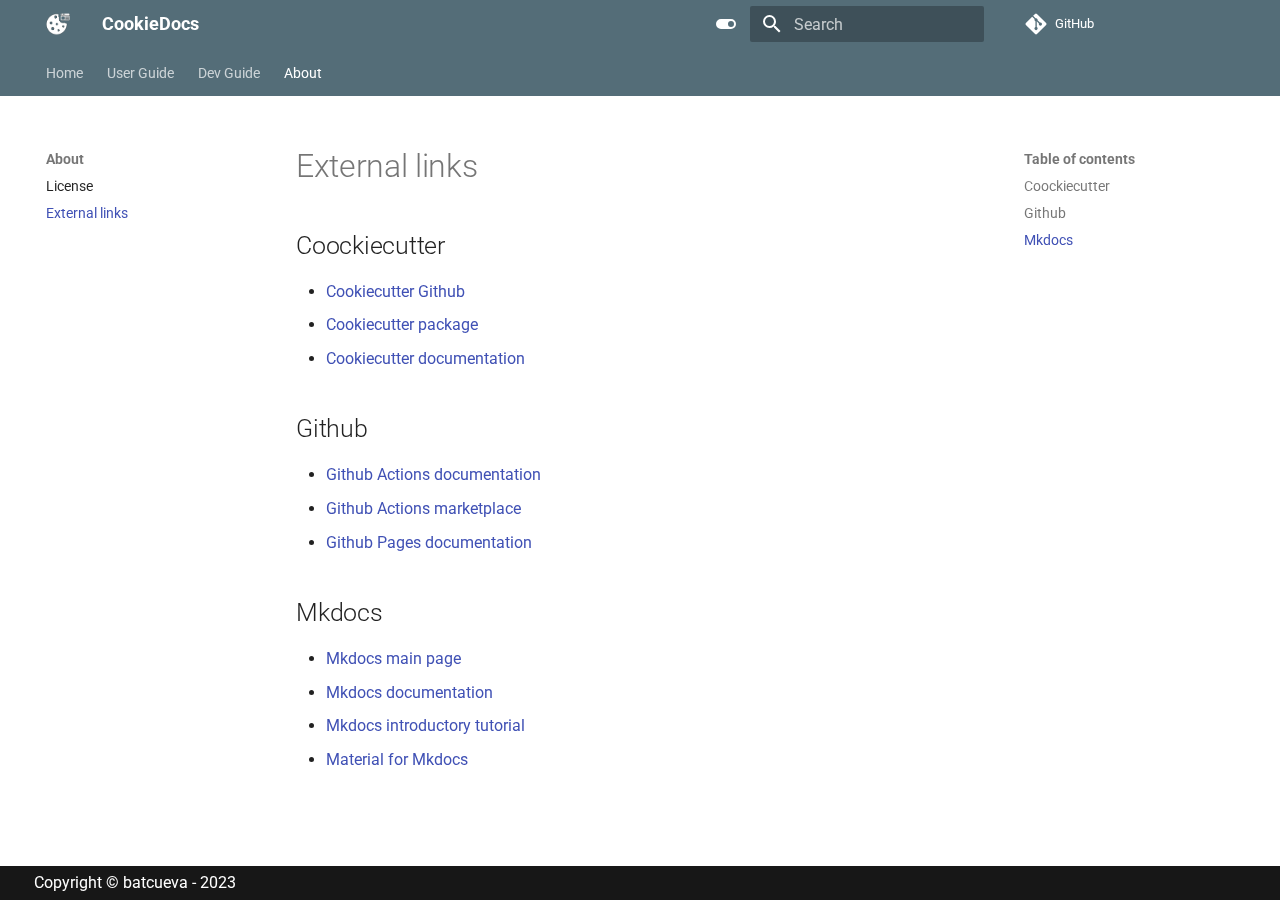
<file: about/external-links/index.html>
<!-- Elements added to main will be displayed on all pages -->

<!doctype html>
<html lang="en" class="no-js">
  <head>
    
      <meta charset="utf-8">
      <meta name="viewport" content="width=device-width,initial-scale=1">
      
        <meta name="description" content="Create your documentation site in a few minutes">
      
      
      
      
        <link rel="prev" href="../license/">
      
      
      
      <link rel="icon" href="../../assets/images/favicon.svg">
      <meta name="generator" content="mkdocs-1.5.3, mkdocs-material-9.5.3">
    
    
      
        <title>External links - CookieDocs</title>
      
    
    
      <link rel="stylesheet" href="../../assets/stylesheets/main.50c56a3b.min.css">
      
        
        <link rel="stylesheet" href="../../assets/stylesheets/palette.06af60db.min.css">
      
      


    
    
      
    
    
      
        
        
        <link rel="preconnect" href="https://fonts.gstatic.com" crossorigin>
        <link rel="stylesheet" href="https://fonts.googleapis.com/css?family=Roboto:300,300i,400,400i,700,700i%7CRoboto+Mono:400,400i,700,700i&display=fallback">
        <style>:root{--md-text-font:"Roboto";--md-code-font:"Roboto Mono"}</style>
      
    
    
      <link rel="stylesheet" href="../../assets/stylesheets/extra.css">
    
    <script>__md_scope=new URL("../..",location),__md_hash=e=>[...e].reduce((e,_)=>(e<<5)-e+_.charCodeAt(0),0),__md_get=(e,_=localStorage,t=__md_scope)=>JSON.parse(_.getItem(t.pathname+"."+e)),__md_set=(e,_,t=localStorage,a=__md_scope)=>{try{t.setItem(a.pathname+"."+e,JSON.stringify(_))}catch(e){}}</script>
    
      

    
    
    
  </head>
  
  
    
    
      
    
    
    
    
    <body dir="ltr" data-md-color-scheme="default" data-md-color-primary="blue-grey" data-md-color-accent="teal">
  
    
    <input class="md-toggle" data-md-toggle="drawer" type="checkbox" id="__drawer" autocomplete="off">
    <input class="md-toggle" data-md-toggle="search" type="checkbox" id="__search" autocomplete="off">
    <label class="md-overlay" for="__drawer"></label>
    <div data-md-component="skip">
      
        
        <a href="#external-links" class="md-skip">
          Skip to content
        </a>
      
    </div>
    <div data-md-component="announce">
      
    </div>
    
    
      

<header class="md-header" data-md-component="header">
  <nav class="md-header__inner md-grid" aria-label="Header">
    <a href="../.." title="CookieDocs" class="md-header__button md-logo" aria-label="CookieDocs" data-md-component="logo">
      
  <img src="../../assets/images/favicon.svg" alt="logo">

    </a>
    <label class="md-header__button md-icon" for="__drawer">
      
      <svg xmlns="http://www.w3.org/2000/svg" viewBox="0 0 24 24"><path d="M3 6h18v2H3V6m0 5h18v2H3v-2m0 5h18v2H3v-2Z"/></svg>
    </label>
    <div class="md-header__title" data-md-component="header-title">
      <div class="md-header__ellipsis">
        <div class="md-header__topic">
          <span class="md-ellipsis">
            CookieDocs
          </span>
        </div>
        <div class="md-header__topic" data-md-component="header-topic">
          <span class="md-ellipsis">
            
              External links
            
          </span>
        </div>
      </div>
    </div>
    
      
        <form class="md-header__option" data-md-component="palette">
  
    
    
    
    <input class="md-option" data-md-color-media="" data-md-color-scheme="default" data-md-color-primary="blue-grey" data-md-color-accent="teal"  aria-label="Switch to dark mode"  type="radio" name="__palette" id="__palette_0">
    
      <label class="md-header__button md-icon" title="Switch to dark mode" for="__palette_1" hidden>
        <svg xmlns="http://www.w3.org/2000/svg" viewBox="0 0 24 24"><path d="M17 7H7a5 5 0 0 0-5 5 5 5 0 0 0 5 5h10a5 5 0 0 0 5-5 5 5 0 0 0-5-5m0 8a3 3 0 0 1-3-3 3 3 0 0 1 3-3 3 3 0 0 1 3 3 3 3 0 0 1-3 3Z"/></svg>
      </label>
    
  
    
    
    
    <input class="md-option" data-md-color-media="" data-md-color-scheme="slate" data-md-color-primary="blue-grey" data-md-color-accent="teal"  aria-label="Switch to light mode"  type="radio" name="__palette" id="__palette_1">
    
      <label class="md-header__button md-icon" title="Switch to light mode" for="__palette_0" hidden>
        <svg xmlns="http://www.w3.org/2000/svg" viewBox="0 0 24 24"><path d="M17 6H7c-3.31 0-6 2.69-6 6s2.69 6 6 6h10c3.31 0 6-2.69 6-6s-2.69-6-6-6zm0 10H7c-2.21 0-4-1.79-4-4s1.79-4 4-4h10c2.21 0 4 1.79 4 4s-1.79 4-4 4zM7 9c-1.66 0-3 1.34-3 3s1.34 3 3 3 3-1.34 3-3-1.34-3-3-3z"/></svg>
      </label>
    
  
</form>
      
    
    
      <script>var media,input,key,value,palette=__md_get("__palette");if(palette&&palette.color){"(prefers-color-scheme)"===palette.color.media&&(media=matchMedia("(prefers-color-scheme: light)"),input=document.querySelector(media.matches?"[data-md-color-media='(prefers-color-scheme: light)']":"[data-md-color-media='(prefers-color-scheme: dark)']"),palette.color.media=input.getAttribute("data-md-color-media"),palette.color.scheme=input.getAttribute("data-md-color-scheme"),palette.color.primary=input.getAttribute("data-md-color-primary"),palette.color.accent=input.getAttribute("data-md-color-accent"));for([key,value]of Object.entries(palette.color))document.body.setAttribute("data-md-color-"+key,value)}</script>
    
    
    
      <label class="md-header__button md-icon" for="__search">
        
        <svg xmlns="http://www.w3.org/2000/svg" viewBox="0 0 24 24"><path d="M9.5 3A6.5 6.5 0 0 1 16 9.5c0 1.61-.59 3.09-1.56 4.23l.27.27h.79l5 5-1.5 1.5-5-5v-.79l-.27-.27A6.516 6.516 0 0 1 9.5 16 6.5 6.5 0 0 1 3 9.5 6.5 6.5 0 0 1 9.5 3m0 2C7 5 5 7 5 9.5S7 14 9.5 14 14 12 14 9.5 12 5 9.5 5Z"/></svg>
      </label>
      <div class="md-search" data-md-component="search" role="dialog">
  <label class="md-search__overlay" for="__search"></label>
  <div class="md-search__inner" role="search">
    <form class="md-search__form" name="search">
      <input type="text" class="md-search__input" name="query" aria-label="Search" placeholder="Search" autocapitalize="off" autocorrect="off" autocomplete="off" spellcheck="false" data-md-component="search-query" required>
      <label class="md-search__icon md-icon" for="__search">
        
        <svg xmlns="http://www.w3.org/2000/svg" viewBox="0 0 24 24"><path d="M9.5 3A6.5 6.5 0 0 1 16 9.5c0 1.61-.59 3.09-1.56 4.23l.27.27h.79l5 5-1.5 1.5-5-5v-.79l-.27-.27A6.516 6.516 0 0 1 9.5 16 6.5 6.5 0 0 1 3 9.5 6.5 6.5 0 0 1 9.5 3m0 2C7 5 5 7 5 9.5S7 14 9.5 14 14 12 14 9.5 12 5 9.5 5Z"/></svg>
        
        <svg xmlns="http://www.w3.org/2000/svg" viewBox="0 0 24 24"><path d="M20 11v2H8l5.5 5.5-1.42 1.42L4.16 12l7.92-7.92L13.5 5.5 8 11h12Z"/></svg>
      </label>
      <nav class="md-search__options" aria-label="Search">
        
        <button type="reset" class="md-search__icon md-icon" title="Clear" aria-label="Clear" tabindex="-1">
          
          <svg xmlns="http://www.w3.org/2000/svg" viewBox="0 0 24 24"><path d="M19 6.41 17.59 5 12 10.59 6.41 5 5 6.41 10.59 12 5 17.59 6.41 19 12 13.41 17.59 19 19 17.59 13.41 12 19 6.41Z"/></svg>
        </button>
      </nav>
      
        <div class="md-search__suggest" data-md-component="search-suggest"></div>
      
    </form>
    <div class="md-search__output">
      <div class="md-search__scrollwrap" data-md-scrollfix>
        <div class="md-search-result" data-md-component="search-result">
          <div class="md-search-result__meta">
            Initializing search
          </div>
          <ol class="md-search-result__list" role="presentation"></ol>
        </div>
      </div>
    </div>
  </div>
</div>
    
    
      <div class="md-header__source">
        <a href="https://github.com/charlstown/cookie-site.git" title="Go to repository" class="md-source" data-md-component="source">
  <div class="md-source__icon md-icon">
    
    <svg xmlns="http://www.w3.org/2000/svg" viewBox="0 0 448 512"><!--! Font Awesome Free 6.5.1 by @fontawesome - https://fontawesome.com License - https://fontawesome.com/license/free (Icons: CC BY 4.0, Fonts: SIL OFL 1.1, Code: MIT License) Copyright 2023 Fonticons, Inc.--><path d="M439.55 236.05 244 40.45a28.87 28.87 0 0 0-40.81 0l-40.66 40.63 51.52 51.52c27.06-9.14 52.68 16.77 43.39 43.68l49.66 49.66c34.23-11.8 61.18 31 35.47 56.69-26.49 26.49-70.21-2.87-56-37.34L240.22 199v121.85c25.3 12.54 22.26 41.85 9.08 55a34.34 34.34 0 0 1-48.55 0c-17.57-17.6-11.07-46.91 11.25-56v-123c-20.8-8.51-24.6-30.74-18.64-45L142.57 101 8.45 235.14a28.86 28.86 0 0 0 0 40.81l195.61 195.6a28.86 28.86 0 0 0 40.8 0l194.69-194.69a28.86 28.86 0 0 0 0-40.81z"/></svg>
  </div>
  <div class="md-source__repository">
    GitHub
  </div>
</a>
      </div>
    
  </nav>
  
</header>
    
    <div class="md-container" data-md-component="container">
      
      
        
          
            
<nav class="md-tabs" aria-label="Tabs" data-md-component="tabs">
  <div class="md-grid">
    <ul class="md-tabs__list">
      
        
  
  
  
    <li class="md-tabs__item">
      <a href="../.." class="md-tabs__link">
        
  
    
  
  Home

      </a>
    </li>
  

      
        
  
  
  
    
    
      <li class="md-tabs__item">
        <a href="../../user-guide/getting-started/" class="md-tabs__link">
          
  
    
  
  User Guide

        </a>
      </li>
    
  

      
        
  
  
  
    
    
      <li class="md-tabs__item">
        <a href="../../dev-guide/contribute/" class="md-tabs__link">
          
  
    
  
  Dev Guide

        </a>
      </li>
    
  

      
        
  
  
    
  
  
    
    
      <li class="md-tabs__item md-tabs__item--active">
        <a href="../license/" class="md-tabs__link">
          
  
    
  
  About

        </a>
      </li>
    
  

      
    </ul>
  </div>
</nav>
          
        
      
      <main class="md-main" data-md-component="main">
        <div class="md-main__inner md-grid">
          
            
              
              <div class="md-sidebar md-sidebar--primary" data-md-component="sidebar" data-md-type="navigation" >
                <div class="md-sidebar__scrollwrap">
                  <div class="md-sidebar__inner">
                    


  


<nav class="md-nav md-nav--primary md-nav--lifted" aria-label="Navigation" data-md-level="0">
  <label class="md-nav__title" for="__drawer">
    <a href="../.." title="CookieDocs" class="md-nav__button md-logo" aria-label="CookieDocs" data-md-component="logo">
      
  <img src="../../assets/images/favicon.svg" alt="logo">

    </a>
    CookieDocs
  </label>
  
    <div class="md-nav__source">
      <a href="https://github.com/charlstown/cookie-site.git" title="Go to repository" class="md-source" data-md-component="source">
  <div class="md-source__icon md-icon">
    
    <svg xmlns="http://www.w3.org/2000/svg" viewBox="0 0 448 512"><!--! Font Awesome Free 6.5.1 by @fontawesome - https://fontawesome.com License - https://fontawesome.com/license/free (Icons: CC BY 4.0, Fonts: SIL OFL 1.1, Code: MIT License) Copyright 2023 Fonticons, Inc.--><path d="M439.55 236.05 244 40.45a28.87 28.87 0 0 0-40.81 0l-40.66 40.63 51.52 51.52c27.06-9.14 52.68 16.77 43.39 43.68l49.66 49.66c34.23-11.8 61.18 31 35.47 56.69-26.49 26.49-70.21-2.87-56-37.34L240.22 199v121.85c25.3 12.54 22.26 41.85 9.08 55a34.34 34.34 0 0 1-48.55 0c-17.57-17.6-11.07-46.91 11.25-56v-123c-20.8-8.51-24.6-30.74-18.64-45L142.57 101 8.45 235.14a28.86 28.86 0 0 0 0 40.81l195.61 195.6a28.86 28.86 0 0 0 40.8 0l194.69-194.69a28.86 28.86 0 0 0 0-40.81z"/></svg>
  </div>
  <div class="md-source__repository">
    GitHub
  </div>
</a>
    </div>
  
  <ul class="md-nav__list" data-md-scrollfix>
    
      
      
  
  
  
  
    <li class="md-nav__item">
      <a href="../.." class="md-nav__link">
        
  
  <span class="md-ellipsis">
    Home
  </span>
  

      </a>
    </li>
  

    
      
      
  
  
  
  
    
    
      
        
      
        
      
        
      
        
      
    
    
    
    
      
      
    
    <li class="md-nav__item md-nav__item--section md-nav__item--nested">
      
        
        
        
        <input class="md-nav__toggle md-toggle " type="checkbox" id="__nav_2" >
        
          
          <label class="md-nav__link" for="__nav_2" id="__nav_2_label" tabindex="">
            
  
  <span class="md-ellipsis">
    User Guide
  </span>
  

            <span class="md-nav__icon md-icon"></span>
          </label>
        
        <nav class="md-nav" data-md-level="1" aria-labelledby="__nav_2_label" aria-expanded="false">
          <label class="md-nav__title" for="__nav_2">
            <span class="md-nav__icon md-icon"></span>
            User Guide
          </label>
          <ul class="md-nav__list" data-md-scrollfix>
            
              
                
  
  
  
  
    <li class="md-nav__item">
      <a href="../../user-guide/getting-started/" class="md-nav__link">
        
  
  <span class="md-ellipsis">
    Getting Started
  </span>
  

      </a>
    </li>
  

              
            
              
                
  
  
  
  
    <li class="md-nav__item">
      <a href="../../user-guide/set-up/" class="md-nav__link">
        
  
  <span class="md-ellipsis">
    Set Up
  </span>
  

      </a>
    </li>
  

              
            
              
                
  
  
  
  
    <li class="md-nav__item">
      <a href="../../user-guide/usage/" class="md-nav__link">
        
  
  <span class="md-ellipsis">
    Usage
  </span>
  

      </a>
    </li>
  

              
            
              
                
  
  
  
  
    <li class="md-nav__item">
      <a href="../../user-guide/help/" class="md-nav__link">
        
  
  <span class="md-ellipsis">
    Help wanted
  </span>
  

      </a>
    </li>
  

              
            
          </ul>
        </nav>
      
    </li>
  

    
      
      
  
  
  
  
    
    
      
        
      
        
      
    
    
    
    
      
      
    
    <li class="md-nav__item md-nav__item--section md-nav__item--nested">
      
        
        
        
        <input class="md-nav__toggle md-toggle " type="checkbox" id="__nav_3" >
        
          
          <label class="md-nav__link" for="__nav_3" id="__nav_3_label" tabindex="">
            
  
  <span class="md-ellipsis">
    Dev Guide
  </span>
  

            <span class="md-nav__icon md-icon"></span>
          </label>
        
        <nav class="md-nav" data-md-level="1" aria-labelledby="__nav_3_label" aria-expanded="false">
          <label class="md-nav__title" for="__nav_3">
            <span class="md-nav__icon md-icon"></span>
            Dev Guide
          </label>
          <ul class="md-nav__list" data-md-scrollfix>
            
              
                
  
  
  
  
    <li class="md-nav__item">
      <a href="../../dev-guide/contribute/" class="md-nav__link">
        
  
  <span class="md-ellipsis">
    Contribute
  </span>
  

      </a>
    </li>
  

              
            
              
                
  
  
  
  
    <li class="md-nav__item">
      <a href="../../dev-guide/ci-cd/" class="md-nav__link">
        
  
  <span class="md-ellipsis">
    CI CD
  </span>
  

      </a>
    </li>
  

              
            
          </ul>
        </nav>
      
    </li>
  

    
      
      
  
  
    
  
  
  
    
    
      
        
      
        
      
    
    
    
    
      
      
    
    <li class="md-nav__item md-nav__item--active md-nav__item--section md-nav__item--nested">
      
        
        
        
        <input class="md-nav__toggle md-toggle " type="checkbox" id="__nav_4" checked>
        
          
          <label class="md-nav__link" for="__nav_4" id="__nav_4_label" tabindex="">
            
  
  <span class="md-ellipsis">
    About
  </span>
  

            <span class="md-nav__icon md-icon"></span>
          </label>
        
        <nav class="md-nav" data-md-level="1" aria-labelledby="__nav_4_label" aria-expanded="true">
          <label class="md-nav__title" for="__nav_4">
            <span class="md-nav__icon md-icon"></span>
            About
          </label>
          <ul class="md-nav__list" data-md-scrollfix>
            
              
                
  
  
  
  
    <li class="md-nav__item">
      <a href="../license/" class="md-nav__link">
        
  
  <span class="md-ellipsis">
    License
  </span>
  

      </a>
    </li>
  

              
            
              
                
  
  
    
  
  
  
    <li class="md-nav__item md-nav__item--active">
      
      <input class="md-nav__toggle md-toggle" type="checkbox" id="__toc">
      
      
        
      
      
        <label class="md-nav__link md-nav__link--active" for="__toc">
          
  
  <span class="md-ellipsis">
    External links
  </span>
  

          <span class="md-nav__icon md-icon"></span>
        </label>
      
      <a href="./" class="md-nav__link md-nav__link--active">
        
  
  <span class="md-ellipsis">
    External links
  </span>
  

      </a>
      
        

<nav class="md-nav md-nav--secondary" aria-label="Table of contents">
  
  
  
    
  
  
    <label class="md-nav__title" for="__toc">
      <span class="md-nav__icon md-icon"></span>
      Table of contents
    </label>
    <ul class="md-nav__list" data-md-component="toc" data-md-scrollfix>
      
        <li class="md-nav__item">
  <a href="#coockiecutter" class="md-nav__link">
    <span class="md-ellipsis">
      Coockiecutter
    </span>
  </a>
  
</li>
      
        <li class="md-nav__item">
  <a href="#github" class="md-nav__link">
    <span class="md-ellipsis">
      Github
    </span>
  </a>
  
</li>
      
        <li class="md-nav__item">
  <a href="#mkdocs" class="md-nav__link">
    <span class="md-ellipsis">
      Mkdocs
    </span>
  </a>
  
</li>
      
    </ul>
  
</nav>
      
    </li>
  

              
            
          </ul>
        </nav>
      
    </li>
  

    
  </ul>
</nav>
                  </div>
                </div>
              </div>
            
            
              
              <div class="md-sidebar md-sidebar--secondary" data-md-component="sidebar" data-md-type="toc" >
                <div class="md-sidebar__scrollwrap">
                  <div class="md-sidebar__inner">
                    

<nav class="md-nav md-nav--secondary" aria-label="Table of contents">
  
  
  
    
  
  
    <label class="md-nav__title" for="__toc">
      <span class="md-nav__icon md-icon"></span>
      Table of contents
    </label>
    <ul class="md-nav__list" data-md-component="toc" data-md-scrollfix>
      
        <li class="md-nav__item">
  <a href="#coockiecutter" class="md-nav__link">
    <span class="md-ellipsis">
      Coockiecutter
    </span>
  </a>
  
</li>
      
        <li class="md-nav__item">
  <a href="#github" class="md-nav__link">
    <span class="md-ellipsis">
      Github
    </span>
  </a>
  
</li>
      
        <li class="md-nav__item">
  <a href="#mkdocs" class="md-nav__link">
    <span class="md-ellipsis">
      Mkdocs
    </span>
  </a>
  
</li>
      
    </ul>
  
</nav>
                  </div>
                </div>
              </div>
            
          
          
            <div class="md-content" data-md-component="content">
              <article class="md-content__inner md-typeset">
                
                  

  
  


<h1 id="external-links">External links<a class="headerlink" href="#external-links" title="Permanent link">&para;</a></h1>
<h2 id="coockiecutter">Coockiecutter<a class="headerlink" href="#coockiecutter" title="Permanent link">&para;</a></h2>
<ul>
<li><a href="https://github.com/cookiecutter/cookiecutter">Cookiecutter Github</a></li>
<li><a href="https://pypi.org/project/cookiecutter/">Cookiecutter package</a></li>
<li><a href="https://cookiecutter.readthedocs.io/en/stable/">Cookiecutter documentation</a></li>
</ul>
<h2 id="github">Github<a class="headerlink" href="#github" title="Permanent link">&para;</a></h2>
<ul>
<li><a href="https://docs.github.com/es/actions">Github Actions documentation</a></li>
<li><a href="https://github.com/marketplace?type=actions">Github Actions marketplace</a></li>
<li><a href="https://docs.github.com/es/pages">Github Pages documentation</a></li>
</ul>
<h2 id="mkdocs">Mkdocs<a class="headerlink" href="#mkdocs" title="Permanent link">&para;</a></h2>
<ul>
<li><a href="https://www.mkdocs.org/">Mkdocs main page</a></li>
<li><a href="https://github.com/mkdocs/mkdocs/blob/master/docs/index.md">Mkdocs documentation</a></li>
<li><a href="https://github.com/mkdocs/mkdocs/blob/master/docs/getting-started.md">Mkdocs introductory tutorial</a></li>
<li><a href="https://squidfunk.github.io/mkdocs-material/">Material for Mkdocs</a></li>
</ul>
<p></br></p>












                
              </article>
            </div>
          
          
  <script>var tabs=__md_get("__tabs");if(Array.isArray(tabs))e:for(var set of document.querySelectorAll(".tabbed-set")){var tab,labels=set.querySelector(".tabbed-labels");for(tab of tabs)for(var label of labels.getElementsByTagName("label"))if(label.innerText.trim()===tab){var input=document.getElementById(label.htmlFor);input.checked=!0;continue e}}</script>

<script>var target=document.getElementById(location.hash.slice(1));target&&target.name&&(target.checked=target.name.startsWith("__tabbed_"))</script>
        </div>
        
          <button type="button" class="md-top md-icon" data-md-component="top" hidden>
  
  <svg xmlns="http://www.w3.org/2000/svg" viewBox="0 0 24 24"><path d="M13 20h-2V8l-5.5 5.5-1.42-1.42L12 4.16l7.92 7.92-1.42 1.42L13 8v12Z"/></svg>
  Back to top
</button>
        
      </main>
      
<footer class="md-footer">
    <div class="md-footer-meta md-typeset">
        <div class="md-footer-meta__inner md-grid">
            <!-- Copyright and theme information -->
            <div class="md-footer-copyright">
                
                <div class="md-footer-copyright__highlight">
                    Copyright &copy; batcueva - 2023
                </div>
                
            </div>
            
            <div class="md-social">
  
</div>
            
        </div>
    </div>
</footer>

    </div>
    <div class="md-dialog" data-md-component="dialog">
      <div class="md-dialog__inner md-typeset"></div>
    </div>
    
    
    <script id="__config" type="application/json">{"base": "../..", "features": ["navigation.path", "navigation.tracking", "navigation.tabs", "navigation.tabs", "navigation.footer", "navigation.top", "search.suggest", "search.highlight", "content.code.copy", "content.tabs.link", "navigation.indexes"], "search": "../../assets/javascripts/workers/search.f886a092.min.js", "translations": {"clipboard.copied": "Copied to clipboard", "clipboard.copy": "Copy to clipboard", "search.result.more.one": "1 more on this page", "search.result.more.other": "# more on this page", "search.result.none": "No matching documents", "search.result.one": "1 matching document", "search.result.other": "# matching documents", "search.result.placeholder": "Type to start searching", "search.result.term.missing": "Missing", "select.version": "Select version"}}</script>
    
    
      <script src="../../assets/javascripts/bundle.d7c377c4.min.js"></script>
      
        <script src="../../assets/javascripts/extra.js"></script>
      
    
  </body>
</html>
</file>
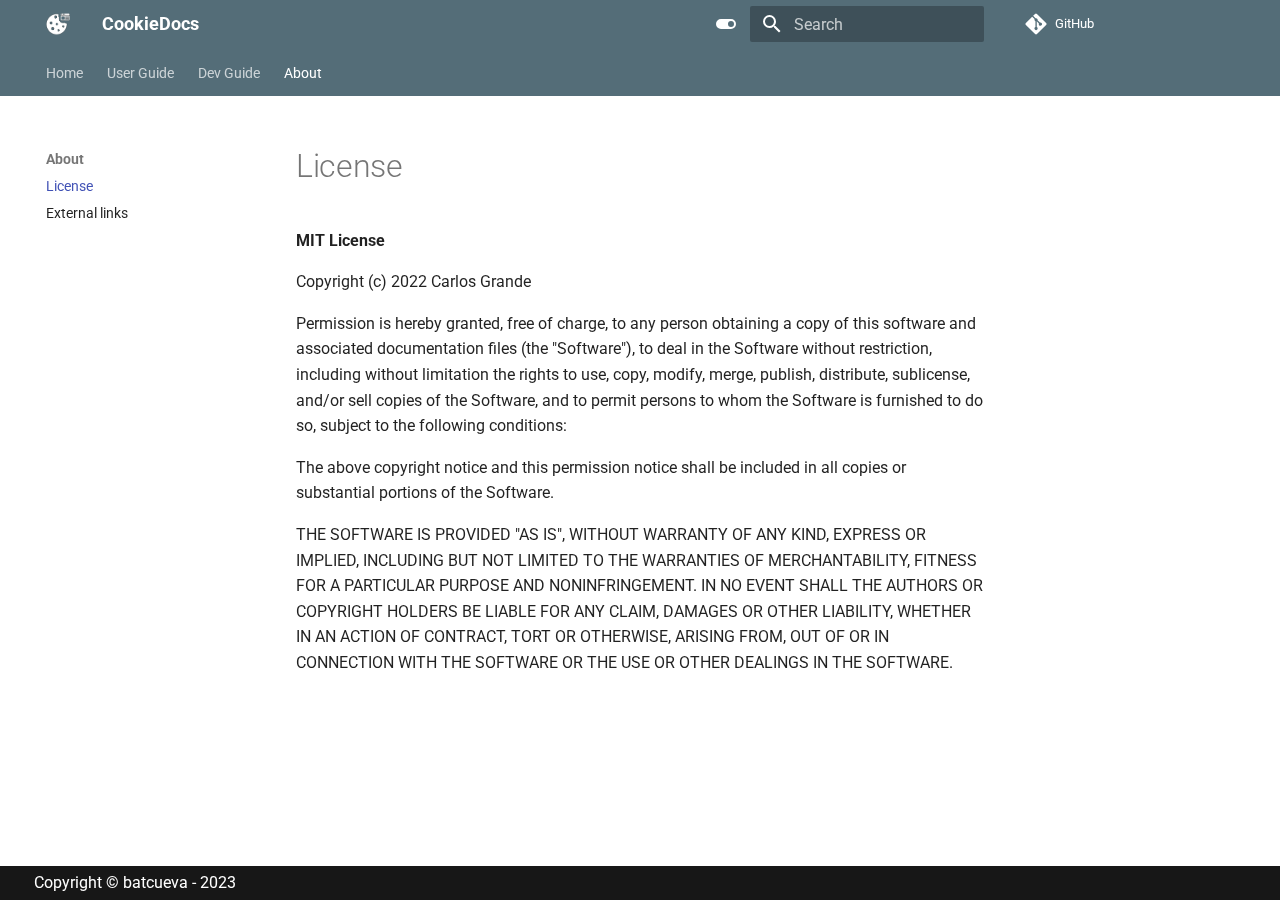
<file: about/license/index.html>
<!-- Elements added to main will be displayed on all pages -->

<!doctype html>
<html lang="en" class="no-js">
  <head>
    
      <meta charset="utf-8">
      <meta name="viewport" content="width=device-width,initial-scale=1">
      
        <meta name="description" content="Create your documentation site in a few minutes">
      
      
      
      
        <link rel="prev" href="../../dev-guide/ci-cd/">
      
      
        <link rel="next" href="../external-links/">
      
      
      <link rel="icon" href="../../assets/images/favicon.svg">
      <meta name="generator" content="mkdocs-1.5.3, mkdocs-material-9.5.3">
    
    
      
        <title>License - CookieDocs</title>
      
    
    
      <link rel="stylesheet" href="../../assets/stylesheets/main.50c56a3b.min.css">
      
        
        <link rel="stylesheet" href="../../assets/stylesheets/palette.06af60db.min.css">
      
      


    
    
      
    
    
      
        
        
        <link rel="preconnect" href="https://fonts.gstatic.com" crossorigin>
        <link rel="stylesheet" href="https://fonts.googleapis.com/css?family=Roboto:300,300i,400,400i,700,700i%7CRoboto+Mono:400,400i,700,700i&display=fallback">
        <style>:root{--md-text-font:"Roboto";--md-code-font:"Roboto Mono"}</style>
      
    
    
      <link rel="stylesheet" href="../../assets/stylesheets/extra.css">
    
    <script>__md_scope=new URL("../..",location),__md_hash=e=>[...e].reduce((e,_)=>(e<<5)-e+_.charCodeAt(0),0),__md_get=(e,_=localStorage,t=__md_scope)=>JSON.parse(_.getItem(t.pathname+"."+e)),__md_set=(e,_,t=localStorage,a=__md_scope)=>{try{t.setItem(a.pathname+"."+e,JSON.stringify(_))}catch(e){}}</script>
    
      

    
    
    
  </head>
  
  
    
    
      
    
    
    
    
    <body dir="ltr" data-md-color-scheme="default" data-md-color-primary="blue-grey" data-md-color-accent="teal">
  
    
    <input class="md-toggle" data-md-toggle="drawer" type="checkbox" id="__drawer" autocomplete="off">
    <input class="md-toggle" data-md-toggle="search" type="checkbox" id="__search" autocomplete="off">
    <label class="md-overlay" for="__drawer"></label>
    <div data-md-component="skip">
      
        
        <a href="#license" class="md-skip">
          Skip to content
        </a>
      
    </div>
    <div data-md-component="announce">
      
    </div>
    
    
      

<header class="md-header" data-md-component="header">
  <nav class="md-header__inner md-grid" aria-label="Header">
    <a href="../.." title="CookieDocs" class="md-header__button md-logo" aria-label="CookieDocs" data-md-component="logo">
      
  <img src="../../assets/images/favicon.svg" alt="logo">

    </a>
    <label class="md-header__button md-icon" for="__drawer">
      
      <svg xmlns="http://www.w3.org/2000/svg" viewBox="0 0 24 24"><path d="M3 6h18v2H3V6m0 5h18v2H3v-2m0 5h18v2H3v-2Z"/></svg>
    </label>
    <div class="md-header__title" data-md-component="header-title">
      <div class="md-header__ellipsis">
        <div class="md-header__topic">
          <span class="md-ellipsis">
            CookieDocs
          </span>
        </div>
        <div class="md-header__topic" data-md-component="header-topic">
          <span class="md-ellipsis">
            
              License
            
          </span>
        </div>
      </div>
    </div>
    
      
        <form class="md-header__option" data-md-component="palette">
  
    
    
    
    <input class="md-option" data-md-color-media="" data-md-color-scheme="default" data-md-color-primary="blue-grey" data-md-color-accent="teal"  aria-label="Switch to dark mode"  type="radio" name="__palette" id="__palette_0">
    
      <label class="md-header__button md-icon" title="Switch to dark mode" for="__palette_1" hidden>
        <svg xmlns="http://www.w3.org/2000/svg" viewBox="0 0 24 24"><path d="M17 7H7a5 5 0 0 0-5 5 5 5 0 0 0 5 5h10a5 5 0 0 0 5-5 5 5 0 0 0-5-5m0 8a3 3 0 0 1-3-3 3 3 0 0 1 3-3 3 3 0 0 1 3 3 3 3 0 0 1-3 3Z"/></svg>
      </label>
    
  
    
    
    
    <input class="md-option" data-md-color-media="" data-md-color-scheme="slate" data-md-color-primary="blue-grey" data-md-color-accent="teal"  aria-label="Switch to light mode"  type="radio" name="__palette" id="__palette_1">
    
      <label class="md-header__button md-icon" title="Switch to light mode" for="__palette_0" hidden>
        <svg xmlns="http://www.w3.org/2000/svg" viewBox="0 0 24 24"><path d="M17 6H7c-3.31 0-6 2.69-6 6s2.69 6 6 6h10c3.31 0 6-2.69 6-6s-2.69-6-6-6zm0 10H7c-2.21 0-4-1.79-4-4s1.79-4 4-4h10c2.21 0 4 1.79 4 4s-1.79 4-4 4zM7 9c-1.66 0-3 1.34-3 3s1.34 3 3 3 3-1.34 3-3-1.34-3-3-3z"/></svg>
      </label>
    
  
</form>
      
    
    
      <script>var media,input,key,value,palette=__md_get("__palette");if(palette&&palette.color){"(prefers-color-scheme)"===palette.color.media&&(media=matchMedia("(prefers-color-scheme: light)"),input=document.querySelector(media.matches?"[data-md-color-media='(prefers-color-scheme: light)']":"[data-md-color-media='(prefers-color-scheme: dark)']"),palette.color.media=input.getAttribute("data-md-color-media"),palette.color.scheme=input.getAttribute("data-md-color-scheme"),palette.color.primary=input.getAttribute("data-md-color-primary"),palette.color.accent=input.getAttribute("data-md-color-accent"));for([key,value]of Object.entries(palette.color))document.body.setAttribute("data-md-color-"+key,value)}</script>
    
    
    
      <label class="md-header__button md-icon" for="__search">
        
        <svg xmlns="http://www.w3.org/2000/svg" viewBox="0 0 24 24"><path d="M9.5 3A6.5 6.5 0 0 1 16 9.5c0 1.61-.59 3.09-1.56 4.23l.27.27h.79l5 5-1.5 1.5-5-5v-.79l-.27-.27A6.516 6.516 0 0 1 9.5 16 6.5 6.5 0 0 1 3 9.5 6.5 6.5 0 0 1 9.5 3m0 2C7 5 5 7 5 9.5S7 14 9.5 14 14 12 14 9.5 12 5 9.5 5Z"/></svg>
      </label>
      <div class="md-search" data-md-component="search" role="dialog">
  <label class="md-search__overlay" for="__search"></label>
  <div class="md-search__inner" role="search">
    <form class="md-search__form" name="search">
      <input type="text" class="md-search__input" name="query" aria-label="Search" placeholder="Search" autocapitalize="off" autocorrect="off" autocomplete="off" spellcheck="false" data-md-component="search-query" required>
      <label class="md-search__icon md-icon" for="__search">
        
        <svg xmlns="http://www.w3.org/2000/svg" viewBox="0 0 24 24"><path d="M9.5 3A6.5 6.5 0 0 1 16 9.5c0 1.61-.59 3.09-1.56 4.23l.27.27h.79l5 5-1.5 1.5-5-5v-.79l-.27-.27A6.516 6.516 0 0 1 9.5 16 6.5 6.5 0 0 1 3 9.5 6.5 6.5 0 0 1 9.5 3m0 2C7 5 5 7 5 9.5S7 14 9.5 14 14 12 14 9.5 12 5 9.5 5Z"/></svg>
        
        <svg xmlns="http://www.w3.org/2000/svg" viewBox="0 0 24 24"><path d="M20 11v2H8l5.5 5.5-1.42 1.42L4.16 12l7.92-7.92L13.5 5.5 8 11h12Z"/></svg>
      </label>
      <nav class="md-search__options" aria-label="Search">
        
        <button type="reset" class="md-search__icon md-icon" title="Clear" aria-label="Clear" tabindex="-1">
          
          <svg xmlns="http://www.w3.org/2000/svg" viewBox="0 0 24 24"><path d="M19 6.41 17.59 5 12 10.59 6.41 5 5 6.41 10.59 12 5 17.59 6.41 19 12 13.41 17.59 19 19 17.59 13.41 12 19 6.41Z"/></svg>
        </button>
      </nav>
      
        <div class="md-search__suggest" data-md-component="search-suggest"></div>
      
    </form>
    <div class="md-search__output">
      <div class="md-search__scrollwrap" data-md-scrollfix>
        <div class="md-search-result" data-md-component="search-result">
          <div class="md-search-result__meta">
            Initializing search
          </div>
          <ol class="md-search-result__list" role="presentation"></ol>
        </div>
      </div>
    </div>
  </div>
</div>
    
    
      <div class="md-header__source">
        <a href="https://github.com/charlstown/cookie-site.git" title="Go to repository" class="md-source" data-md-component="source">
  <div class="md-source__icon md-icon">
    
    <svg xmlns="http://www.w3.org/2000/svg" viewBox="0 0 448 512"><!--! Font Awesome Free 6.5.1 by @fontawesome - https://fontawesome.com License - https://fontawesome.com/license/free (Icons: CC BY 4.0, Fonts: SIL OFL 1.1, Code: MIT License) Copyright 2023 Fonticons, Inc.--><path d="M439.55 236.05 244 40.45a28.87 28.87 0 0 0-40.81 0l-40.66 40.63 51.52 51.52c27.06-9.14 52.68 16.77 43.39 43.68l49.66 49.66c34.23-11.8 61.18 31 35.47 56.69-26.49 26.49-70.21-2.87-56-37.34L240.22 199v121.85c25.3 12.54 22.26 41.85 9.08 55a34.34 34.34 0 0 1-48.55 0c-17.57-17.6-11.07-46.91 11.25-56v-123c-20.8-8.51-24.6-30.74-18.64-45L142.57 101 8.45 235.14a28.86 28.86 0 0 0 0 40.81l195.61 195.6a28.86 28.86 0 0 0 40.8 0l194.69-194.69a28.86 28.86 0 0 0 0-40.81z"/></svg>
  </div>
  <div class="md-source__repository">
    GitHub
  </div>
</a>
      </div>
    
  </nav>
  
</header>
    
    <div class="md-container" data-md-component="container">
      
      
        
          
            
<nav class="md-tabs" aria-label="Tabs" data-md-component="tabs">
  <div class="md-grid">
    <ul class="md-tabs__list">
      
        
  
  
  
    <li class="md-tabs__item">
      <a href="../.." class="md-tabs__link">
        
  
    
  
  Home

      </a>
    </li>
  

      
        
  
  
  
    
    
      <li class="md-tabs__item">
        <a href="../../user-guide/getting-started/" class="md-tabs__link">
          
  
    
  
  User Guide

        </a>
      </li>
    
  

      
        
  
  
  
    
    
      <li class="md-tabs__item">
        <a href="../../dev-guide/contribute/" class="md-tabs__link">
          
  
    
  
  Dev Guide

        </a>
      </li>
    
  

      
        
  
  
    
  
  
    
    
      <li class="md-tabs__item md-tabs__item--active">
        <a href="./" class="md-tabs__link">
          
  
    
  
  About

        </a>
      </li>
    
  

      
    </ul>
  </div>
</nav>
          
        
      
      <main class="md-main" data-md-component="main">
        <div class="md-main__inner md-grid">
          
            
              
              <div class="md-sidebar md-sidebar--primary" data-md-component="sidebar" data-md-type="navigation" >
                <div class="md-sidebar__scrollwrap">
                  <div class="md-sidebar__inner">
                    


  


<nav class="md-nav md-nav--primary md-nav--lifted" aria-label="Navigation" data-md-level="0">
  <label class="md-nav__title" for="__drawer">
    <a href="../.." title="CookieDocs" class="md-nav__button md-logo" aria-label="CookieDocs" data-md-component="logo">
      
  <img src="../../assets/images/favicon.svg" alt="logo">

    </a>
    CookieDocs
  </label>
  
    <div class="md-nav__source">
      <a href="https://github.com/charlstown/cookie-site.git" title="Go to repository" class="md-source" data-md-component="source">
  <div class="md-source__icon md-icon">
    
    <svg xmlns="http://www.w3.org/2000/svg" viewBox="0 0 448 512"><!--! Font Awesome Free 6.5.1 by @fontawesome - https://fontawesome.com License - https://fontawesome.com/license/free (Icons: CC BY 4.0, Fonts: SIL OFL 1.1, Code: MIT License) Copyright 2023 Fonticons, Inc.--><path d="M439.55 236.05 244 40.45a28.87 28.87 0 0 0-40.81 0l-40.66 40.63 51.52 51.52c27.06-9.14 52.68 16.77 43.39 43.68l49.66 49.66c34.23-11.8 61.18 31 35.47 56.69-26.49 26.49-70.21-2.87-56-37.34L240.22 199v121.85c25.3 12.54 22.26 41.85 9.08 55a34.34 34.34 0 0 1-48.55 0c-17.57-17.6-11.07-46.91 11.25-56v-123c-20.8-8.51-24.6-30.74-18.64-45L142.57 101 8.45 235.14a28.86 28.86 0 0 0 0 40.81l195.61 195.6a28.86 28.86 0 0 0 40.8 0l194.69-194.69a28.86 28.86 0 0 0 0-40.81z"/></svg>
  </div>
  <div class="md-source__repository">
    GitHub
  </div>
</a>
    </div>
  
  <ul class="md-nav__list" data-md-scrollfix>
    
      
      
  
  
  
  
    <li class="md-nav__item">
      <a href="../.." class="md-nav__link">
        
  
  <span class="md-ellipsis">
    Home
  </span>
  

      </a>
    </li>
  

    
      
      
  
  
  
  
    
    
      
        
      
        
      
        
      
        
      
    
    
    
    
      
      
    
    <li class="md-nav__item md-nav__item--section md-nav__item--nested">
      
        
        
        
        <input class="md-nav__toggle md-toggle " type="checkbox" id="__nav_2" >
        
          
          <label class="md-nav__link" for="__nav_2" id="__nav_2_label" tabindex="">
            
  
  <span class="md-ellipsis">
    User Guide
  </span>
  

            <span class="md-nav__icon md-icon"></span>
          </label>
        
        <nav class="md-nav" data-md-level="1" aria-labelledby="__nav_2_label" aria-expanded="false">
          <label class="md-nav__title" for="__nav_2">
            <span class="md-nav__icon md-icon"></span>
            User Guide
          </label>
          <ul class="md-nav__list" data-md-scrollfix>
            
              
                
  
  
  
  
    <li class="md-nav__item">
      <a href="../../user-guide/getting-started/" class="md-nav__link">
        
  
  <span class="md-ellipsis">
    Getting Started
  </span>
  

      </a>
    </li>
  

              
            
              
                
  
  
  
  
    <li class="md-nav__item">
      <a href="../../user-guide/set-up/" class="md-nav__link">
        
  
  <span class="md-ellipsis">
    Set Up
  </span>
  

      </a>
    </li>
  

              
            
              
                
  
  
  
  
    <li class="md-nav__item">
      <a href="../../user-guide/usage/" class="md-nav__link">
        
  
  <span class="md-ellipsis">
    Usage
  </span>
  

      </a>
    </li>
  

              
            
              
                
  
  
  
  
    <li class="md-nav__item">
      <a href="../../user-guide/help/" class="md-nav__link">
        
  
  <span class="md-ellipsis">
    Help wanted
  </span>
  

      </a>
    </li>
  

              
            
          </ul>
        </nav>
      
    </li>
  

    
      
      
  
  
  
  
    
    
      
        
      
        
      
    
    
    
    
      
      
    
    <li class="md-nav__item md-nav__item--section md-nav__item--nested">
      
        
        
        
        <input class="md-nav__toggle md-toggle " type="checkbox" id="__nav_3" >
        
          
          <label class="md-nav__link" for="__nav_3" id="__nav_3_label" tabindex="">
            
  
  <span class="md-ellipsis">
    Dev Guide
  </span>
  

            <span class="md-nav__icon md-icon"></span>
          </label>
        
        <nav class="md-nav" data-md-level="1" aria-labelledby="__nav_3_label" aria-expanded="false">
          <label class="md-nav__title" for="__nav_3">
            <span class="md-nav__icon md-icon"></span>
            Dev Guide
          </label>
          <ul class="md-nav__list" data-md-scrollfix>
            
              
                
  
  
  
  
    <li class="md-nav__item">
      <a href="../../dev-guide/contribute/" class="md-nav__link">
        
  
  <span class="md-ellipsis">
    Contribute
  </span>
  

      </a>
    </li>
  

              
            
              
                
  
  
  
  
    <li class="md-nav__item">
      <a href="../../dev-guide/ci-cd/" class="md-nav__link">
        
  
  <span class="md-ellipsis">
    CI CD
  </span>
  

      </a>
    </li>
  

              
            
          </ul>
        </nav>
      
    </li>
  

    
      
      
  
  
    
  
  
  
    
    
      
        
      
        
      
    
    
    
    
      
      
    
    <li class="md-nav__item md-nav__item--active md-nav__item--section md-nav__item--nested">
      
        
        
        
        <input class="md-nav__toggle md-toggle " type="checkbox" id="__nav_4" checked>
        
          
          <label class="md-nav__link" for="__nav_4" id="__nav_4_label" tabindex="">
            
  
  <span class="md-ellipsis">
    About
  </span>
  

            <span class="md-nav__icon md-icon"></span>
          </label>
        
        <nav class="md-nav" data-md-level="1" aria-labelledby="__nav_4_label" aria-expanded="true">
          <label class="md-nav__title" for="__nav_4">
            <span class="md-nav__icon md-icon"></span>
            About
          </label>
          <ul class="md-nav__list" data-md-scrollfix>
            
              
                
  
  
    
  
  
  
    <li class="md-nav__item md-nav__item--active">
      
      <input class="md-nav__toggle md-toggle" type="checkbox" id="__toc">
      
      
        
      
      
      <a href="./" class="md-nav__link md-nav__link--active">
        
  
  <span class="md-ellipsis">
    License
  </span>
  

      </a>
      
    </li>
  

              
            
              
                
  
  
  
  
    <li class="md-nav__item">
      <a href="../external-links/" class="md-nav__link">
        
  
  <span class="md-ellipsis">
    External links
  </span>
  

      </a>
    </li>
  

              
            
          </ul>
        </nav>
      
    </li>
  

    
  </ul>
</nav>
                  </div>
                </div>
              </div>
            
            
              
              <div class="md-sidebar md-sidebar--secondary" data-md-component="sidebar" data-md-type="toc" >
                <div class="md-sidebar__scrollwrap">
                  <div class="md-sidebar__inner">
                    

<nav class="md-nav md-nav--secondary" aria-label="Table of contents">
  
  
  
    
  
  
</nav>
                  </div>
                </div>
              </div>
            
          
          
            <div class="md-content" data-md-component="content">
              <article class="md-content__inner md-typeset">
                
                  

  
  


<h1 id="license">License<a class="headerlink" href="#license" title="Permanent link">&para;</a></h1>
<p><strong>MIT License</strong></p>
<p>Copyright (c) 2022  Carlos Grande</p>
<p>Permission is hereby granted, free of charge, to any person obtaining
a copy of this software and associated documentation files (the
"Software"), to deal in the Software without restriction, including
without limitation the rights to use, copy, modify, merge, publish,
distribute, sublicense, and/or sell copies of the Software, and to
permit persons to whom the Software is furnished to do so, subject to
the following conditions:</p>
<p>The above copyright notice and this permission notice shall be
included in all copies or substantial portions of the Software.</p>
<p>THE SOFTWARE IS PROVIDED "AS IS", WITHOUT WARRANTY OF ANY KIND,
EXPRESS OR IMPLIED, INCLUDING BUT NOT LIMITED TO THE WARRANTIES OF
MERCHANTABILITY, FITNESS FOR A PARTICULAR PURPOSE AND
NONINFRINGEMENT. IN NO EVENT SHALL THE AUTHORS OR COPYRIGHT HOLDERS BE
LIABLE FOR ANY CLAIM, DAMAGES OR OTHER LIABILITY, WHETHER IN AN ACTION
OF CONTRACT, TORT OR OTHERWISE, ARISING FROM, OUT OF OR IN CONNECTION
WITH THE SOFTWARE OR THE USE OR OTHER DEALINGS IN THE SOFTWARE.</p>












                
              </article>
            </div>
          
          
  <script>var tabs=__md_get("__tabs");if(Array.isArray(tabs))e:for(var set of document.querySelectorAll(".tabbed-set")){var tab,labels=set.querySelector(".tabbed-labels");for(tab of tabs)for(var label of labels.getElementsByTagName("label"))if(label.innerText.trim()===tab){var input=document.getElementById(label.htmlFor);input.checked=!0;continue e}}</script>

<script>var target=document.getElementById(location.hash.slice(1));target&&target.name&&(target.checked=target.name.startsWith("__tabbed_"))</script>
        </div>
        
          <button type="button" class="md-top md-icon" data-md-component="top" hidden>
  
  <svg xmlns="http://www.w3.org/2000/svg" viewBox="0 0 24 24"><path d="M13 20h-2V8l-5.5 5.5-1.42-1.42L12 4.16l7.92 7.92-1.42 1.42L13 8v12Z"/></svg>
  Back to top
</button>
        
      </main>
      
<footer class="md-footer">
    <div class="md-footer-meta md-typeset">
        <div class="md-footer-meta__inner md-grid">
            <!-- Copyright and theme information -->
            <div class="md-footer-copyright">
                
                <div class="md-footer-copyright__highlight">
                    Copyright &copy; batcueva - 2023
                </div>
                
            </div>
            
            <div class="md-social">
  
</div>
            
        </div>
    </div>
</footer>

    </div>
    <div class="md-dialog" data-md-component="dialog">
      <div class="md-dialog__inner md-typeset"></div>
    </div>
    
    
    <script id="__config" type="application/json">{"base": "../..", "features": ["navigation.path", "navigation.tracking", "navigation.tabs", "navigation.tabs", "navigation.footer", "navigation.top", "search.suggest", "search.highlight", "content.code.copy", "content.tabs.link", "navigation.indexes"], "search": "../../assets/javascripts/workers/search.f886a092.min.js", "translations": {"clipboard.copied": "Copied to clipboard", "clipboard.copy": "Copy to clipboard", "search.result.more.one": "1 more on this page", "search.result.more.other": "# more on this page", "search.result.none": "No matching documents", "search.result.one": "1 matching document", "search.result.other": "# matching documents", "search.result.placeholder": "Type to start searching", "search.result.term.missing": "Missing", "select.version": "Select version"}}</script>
    
    
      <script src="../../assets/javascripts/bundle.d7c377c4.min.js"></script>
      
        <script src="../../assets/javascripts/extra.js"></script>
      
    
  </body>
</html>
</file>
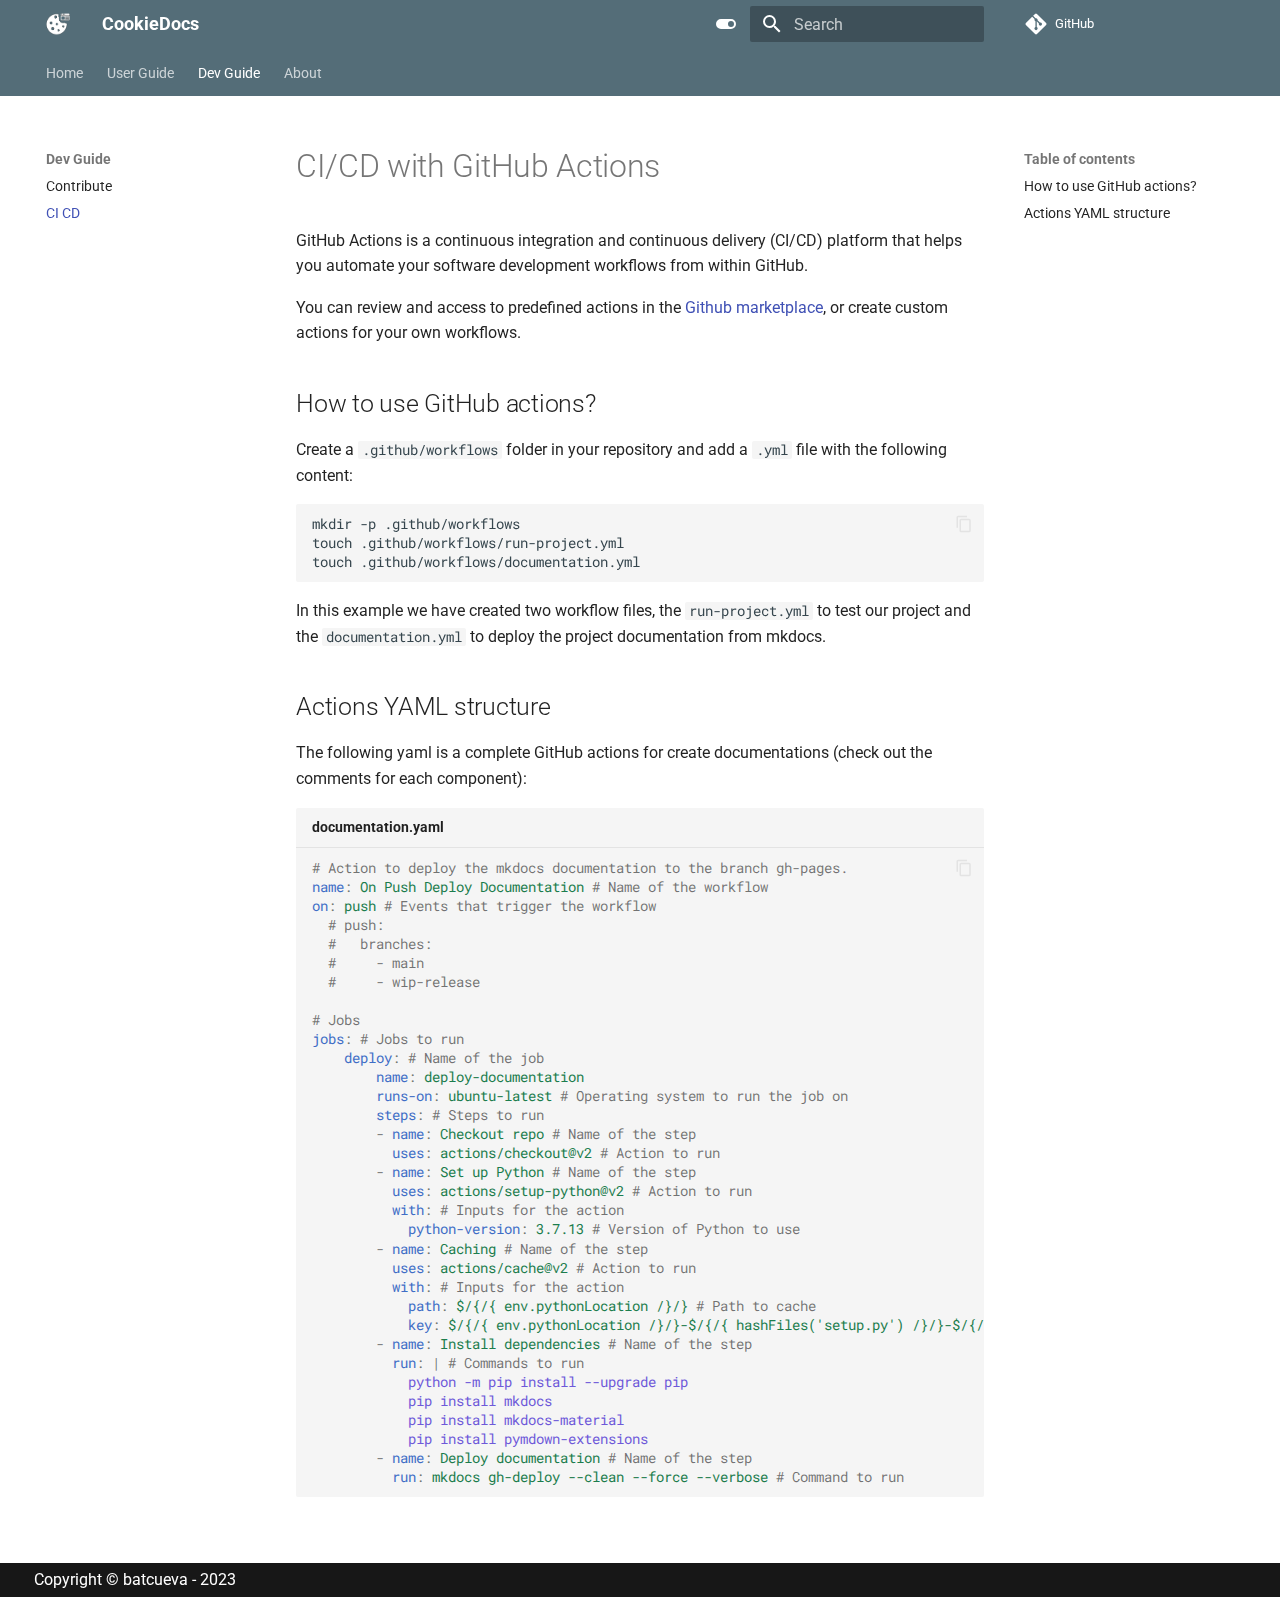
<file: dev-guide/ci-cd/index.html>
<!-- Elements added to main will be displayed on all pages -->

<!doctype html>
<html lang="en" class="no-js">
  <head>
    
      <meta charset="utf-8">
      <meta name="viewport" content="width=device-width,initial-scale=1">
      
        <meta name="description" content="Create your documentation site in a few minutes">
      
      
      
      
        <link rel="prev" href="../contribute/">
      
      
        <link rel="next" href="../../about/license/">
      
      
      <link rel="icon" href="../../assets/images/favicon.svg">
      <meta name="generator" content="mkdocs-1.5.3, mkdocs-material-9.5.3">
    
    
      
        <title>CI CD - CookieDocs</title>
      
    
    
      <link rel="stylesheet" href="../../assets/stylesheets/main.50c56a3b.min.css">
      
        
        <link rel="stylesheet" href="../../assets/stylesheets/palette.06af60db.min.css">
      
      


    
    
      
    
    
      
        
        
        <link rel="preconnect" href="https://fonts.gstatic.com" crossorigin>
        <link rel="stylesheet" href="https://fonts.googleapis.com/css?family=Roboto:300,300i,400,400i,700,700i%7CRoboto+Mono:400,400i,700,700i&display=fallback">
        <style>:root{--md-text-font:"Roboto";--md-code-font:"Roboto Mono"}</style>
      
    
    
      <link rel="stylesheet" href="../../assets/stylesheets/extra.css">
    
    <script>__md_scope=new URL("../..",location),__md_hash=e=>[...e].reduce((e,_)=>(e<<5)-e+_.charCodeAt(0),0),__md_get=(e,_=localStorage,t=__md_scope)=>JSON.parse(_.getItem(t.pathname+"."+e)),__md_set=(e,_,t=localStorage,a=__md_scope)=>{try{t.setItem(a.pathname+"."+e,JSON.stringify(_))}catch(e){}}</script>
    
      

    
    
    
  </head>
  
  
    
    
      
    
    
    
    
    <body dir="ltr" data-md-color-scheme="default" data-md-color-primary="blue-grey" data-md-color-accent="teal">
  
    
    <input class="md-toggle" data-md-toggle="drawer" type="checkbox" id="__drawer" autocomplete="off">
    <input class="md-toggle" data-md-toggle="search" type="checkbox" id="__search" autocomplete="off">
    <label class="md-overlay" for="__drawer"></label>
    <div data-md-component="skip">
      
        
        <a href="#cicd-with-github-actions" class="md-skip">
          Skip to content
        </a>
      
    </div>
    <div data-md-component="announce">
      
    </div>
    
    
      

<header class="md-header" data-md-component="header">
  <nav class="md-header__inner md-grid" aria-label="Header">
    <a href="../.." title="CookieDocs" class="md-header__button md-logo" aria-label="CookieDocs" data-md-component="logo">
      
  <img src="../../assets/images/favicon.svg" alt="logo">

    </a>
    <label class="md-header__button md-icon" for="__drawer">
      
      <svg xmlns="http://www.w3.org/2000/svg" viewBox="0 0 24 24"><path d="M3 6h18v2H3V6m0 5h18v2H3v-2m0 5h18v2H3v-2Z"/></svg>
    </label>
    <div class="md-header__title" data-md-component="header-title">
      <div class="md-header__ellipsis">
        <div class="md-header__topic">
          <span class="md-ellipsis">
            CookieDocs
          </span>
        </div>
        <div class="md-header__topic" data-md-component="header-topic">
          <span class="md-ellipsis">
            
              CI CD
            
          </span>
        </div>
      </div>
    </div>
    
      
        <form class="md-header__option" data-md-component="palette">
  
    
    
    
    <input class="md-option" data-md-color-media="" data-md-color-scheme="default" data-md-color-primary="blue-grey" data-md-color-accent="teal"  aria-label="Switch to dark mode"  type="radio" name="__palette" id="__palette_0">
    
      <label class="md-header__button md-icon" title="Switch to dark mode" for="__palette_1" hidden>
        <svg xmlns="http://www.w3.org/2000/svg" viewBox="0 0 24 24"><path d="M17 7H7a5 5 0 0 0-5 5 5 5 0 0 0 5 5h10a5 5 0 0 0 5-5 5 5 0 0 0-5-5m0 8a3 3 0 0 1-3-3 3 3 0 0 1 3-3 3 3 0 0 1 3 3 3 3 0 0 1-3 3Z"/></svg>
      </label>
    
  
    
    
    
    <input class="md-option" data-md-color-media="" data-md-color-scheme="slate" data-md-color-primary="blue-grey" data-md-color-accent="teal"  aria-label="Switch to light mode"  type="radio" name="__palette" id="__palette_1">
    
      <label class="md-header__button md-icon" title="Switch to light mode" for="__palette_0" hidden>
        <svg xmlns="http://www.w3.org/2000/svg" viewBox="0 0 24 24"><path d="M17 6H7c-3.31 0-6 2.69-6 6s2.69 6 6 6h10c3.31 0 6-2.69 6-6s-2.69-6-6-6zm0 10H7c-2.21 0-4-1.79-4-4s1.79-4 4-4h10c2.21 0 4 1.79 4 4s-1.79 4-4 4zM7 9c-1.66 0-3 1.34-3 3s1.34 3 3 3 3-1.34 3-3-1.34-3-3-3z"/></svg>
      </label>
    
  
</form>
      
    
    
      <script>var media,input,key,value,palette=__md_get("__palette");if(palette&&palette.color){"(prefers-color-scheme)"===palette.color.media&&(media=matchMedia("(prefers-color-scheme: light)"),input=document.querySelector(media.matches?"[data-md-color-media='(prefers-color-scheme: light)']":"[data-md-color-media='(prefers-color-scheme: dark)']"),palette.color.media=input.getAttribute("data-md-color-media"),palette.color.scheme=input.getAttribute("data-md-color-scheme"),palette.color.primary=input.getAttribute("data-md-color-primary"),palette.color.accent=input.getAttribute("data-md-color-accent"));for([key,value]of Object.entries(palette.color))document.body.setAttribute("data-md-color-"+key,value)}</script>
    
    
    
      <label class="md-header__button md-icon" for="__search">
        
        <svg xmlns="http://www.w3.org/2000/svg" viewBox="0 0 24 24"><path d="M9.5 3A6.5 6.5 0 0 1 16 9.5c0 1.61-.59 3.09-1.56 4.23l.27.27h.79l5 5-1.5 1.5-5-5v-.79l-.27-.27A6.516 6.516 0 0 1 9.5 16 6.5 6.5 0 0 1 3 9.5 6.5 6.5 0 0 1 9.5 3m0 2C7 5 5 7 5 9.5S7 14 9.5 14 14 12 14 9.5 12 5 9.5 5Z"/></svg>
      </label>
      <div class="md-search" data-md-component="search" role="dialog">
  <label class="md-search__overlay" for="__search"></label>
  <div class="md-search__inner" role="search">
    <form class="md-search__form" name="search">
      <input type="text" class="md-search__input" name="query" aria-label="Search" placeholder="Search" autocapitalize="off" autocorrect="off" autocomplete="off" spellcheck="false" data-md-component="search-query" required>
      <label class="md-search__icon md-icon" for="__search">
        
        <svg xmlns="http://www.w3.org/2000/svg" viewBox="0 0 24 24"><path d="M9.5 3A6.5 6.5 0 0 1 16 9.5c0 1.61-.59 3.09-1.56 4.23l.27.27h.79l5 5-1.5 1.5-5-5v-.79l-.27-.27A6.516 6.516 0 0 1 9.5 16 6.5 6.5 0 0 1 3 9.5 6.5 6.5 0 0 1 9.5 3m0 2C7 5 5 7 5 9.5S7 14 9.5 14 14 12 14 9.5 12 5 9.5 5Z"/></svg>
        
        <svg xmlns="http://www.w3.org/2000/svg" viewBox="0 0 24 24"><path d="M20 11v2H8l5.5 5.5-1.42 1.42L4.16 12l7.92-7.92L13.5 5.5 8 11h12Z"/></svg>
      </label>
      <nav class="md-search__options" aria-label="Search">
        
        <button type="reset" class="md-search__icon md-icon" title="Clear" aria-label="Clear" tabindex="-1">
          
          <svg xmlns="http://www.w3.org/2000/svg" viewBox="0 0 24 24"><path d="M19 6.41 17.59 5 12 10.59 6.41 5 5 6.41 10.59 12 5 17.59 6.41 19 12 13.41 17.59 19 19 17.59 13.41 12 19 6.41Z"/></svg>
        </button>
      </nav>
      
        <div class="md-search__suggest" data-md-component="search-suggest"></div>
      
    </form>
    <div class="md-search__output">
      <div class="md-search__scrollwrap" data-md-scrollfix>
        <div class="md-search-result" data-md-component="search-result">
          <div class="md-search-result__meta">
            Initializing search
          </div>
          <ol class="md-search-result__list" role="presentation"></ol>
        </div>
      </div>
    </div>
  </div>
</div>
    
    
      <div class="md-header__source">
        <a href="https://github.com/charlstown/cookie-site.git" title="Go to repository" class="md-source" data-md-component="source">
  <div class="md-source__icon md-icon">
    
    <svg xmlns="http://www.w3.org/2000/svg" viewBox="0 0 448 512"><!--! Font Awesome Free 6.5.1 by @fontawesome - https://fontawesome.com License - https://fontawesome.com/license/free (Icons: CC BY 4.0, Fonts: SIL OFL 1.1, Code: MIT License) Copyright 2023 Fonticons, Inc.--><path d="M439.55 236.05 244 40.45a28.87 28.87 0 0 0-40.81 0l-40.66 40.63 51.52 51.52c27.06-9.14 52.68 16.77 43.39 43.68l49.66 49.66c34.23-11.8 61.18 31 35.47 56.69-26.49 26.49-70.21-2.87-56-37.34L240.22 199v121.85c25.3 12.54 22.26 41.85 9.08 55a34.34 34.34 0 0 1-48.55 0c-17.57-17.6-11.07-46.91 11.25-56v-123c-20.8-8.51-24.6-30.74-18.64-45L142.57 101 8.45 235.14a28.86 28.86 0 0 0 0 40.81l195.61 195.6a28.86 28.86 0 0 0 40.8 0l194.69-194.69a28.86 28.86 0 0 0 0-40.81z"/></svg>
  </div>
  <div class="md-source__repository">
    GitHub
  </div>
</a>
      </div>
    
  </nav>
  
</header>
    
    <div class="md-container" data-md-component="container">
      
      
        
          
            
<nav class="md-tabs" aria-label="Tabs" data-md-component="tabs">
  <div class="md-grid">
    <ul class="md-tabs__list">
      
        
  
  
  
    <li class="md-tabs__item">
      <a href="../.." class="md-tabs__link">
        
  
    
  
  Home

      </a>
    </li>
  

      
        
  
  
  
    
    
      <li class="md-tabs__item">
        <a href="../../user-guide/getting-started/" class="md-tabs__link">
          
  
    
  
  User Guide

        </a>
      </li>
    
  

      
        
  
  
    
  
  
    
    
      <li class="md-tabs__item md-tabs__item--active">
        <a href="../contribute/" class="md-tabs__link">
          
  
    
  
  Dev Guide

        </a>
      </li>
    
  

      
        
  
  
  
    
    
      <li class="md-tabs__item">
        <a href="../../about/license/" class="md-tabs__link">
          
  
    
  
  About

        </a>
      </li>
    
  

      
    </ul>
  </div>
</nav>
          
        
      
      <main class="md-main" data-md-component="main">
        <div class="md-main__inner md-grid">
          
            
              
              <div class="md-sidebar md-sidebar--primary" data-md-component="sidebar" data-md-type="navigation" >
                <div class="md-sidebar__scrollwrap">
                  <div class="md-sidebar__inner">
                    


  


<nav class="md-nav md-nav--primary md-nav--lifted" aria-label="Navigation" data-md-level="0">
  <label class="md-nav__title" for="__drawer">
    <a href="../.." title="CookieDocs" class="md-nav__button md-logo" aria-label="CookieDocs" data-md-component="logo">
      
  <img src="../../assets/images/favicon.svg" alt="logo">

    </a>
    CookieDocs
  </label>
  
    <div class="md-nav__source">
      <a href="https://github.com/charlstown/cookie-site.git" title="Go to repository" class="md-source" data-md-component="source">
  <div class="md-source__icon md-icon">
    
    <svg xmlns="http://www.w3.org/2000/svg" viewBox="0 0 448 512"><!--! Font Awesome Free 6.5.1 by @fontawesome - https://fontawesome.com License - https://fontawesome.com/license/free (Icons: CC BY 4.0, Fonts: SIL OFL 1.1, Code: MIT License) Copyright 2023 Fonticons, Inc.--><path d="M439.55 236.05 244 40.45a28.87 28.87 0 0 0-40.81 0l-40.66 40.63 51.52 51.52c27.06-9.14 52.68 16.77 43.39 43.68l49.66 49.66c34.23-11.8 61.18 31 35.47 56.69-26.49 26.49-70.21-2.87-56-37.34L240.22 199v121.85c25.3 12.54 22.26 41.85 9.08 55a34.34 34.34 0 0 1-48.55 0c-17.57-17.6-11.07-46.91 11.25-56v-123c-20.8-8.51-24.6-30.74-18.64-45L142.57 101 8.45 235.14a28.86 28.86 0 0 0 0 40.81l195.61 195.6a28.86 28.86 0 0 0 40.8 0l194.69-194.69a28.86 28.86 0 0 0 0-40.81z"/></svg>
  </div>
  <div class="md-source__repository">
    GitHub
  </div>
</a>
    </div>
  
  <ul class="md-nav__list" data-md-scrollfix>
    
      
      
  
  
  
  
    <li class="md-nav__item">
      <a href="../.." class="md-nav__link">
        
  
  <span class="md-ellipsis">
    Home
  </span>
  

      </a>
    </li>
  

    
      
      
  
  
  
  
    
    
      
        
      
        
      
        
      
        
      
    
    
    
    
      
      
    
    <li class="md-nav__item md-nav__item--section md-nav__item--nested">
      
        
        
        
        <input class="md-nav__toggle md-toggle " type="checkbox" id="__nav_2" >
        
          
          <label class="md-nav__link" for="__nav_2" id="__nav_2_label" tabindex="">
            
  
  <span class="md-ellipsis">
    User Guide
  </span>
  

            <span class="md-nav__icon md-icon"></span>
          </label>
        
        <nav class="md-nav" data-md-level="1" aria-labelledby="__nav_2_label" aria-expanded="false">
          <label class="md-nav__title" for="__nav_2">
            <span class="md-nav__icon md-icon"></span>
            User Guide
          </label>
          <ul class="md-nav__list" data-md-scrollfix>
            
              
                
  
  
  
  
    <li class="md-nav__item">
      <a href="../../user-guide/getting-started/" class="md-nav__link">
        
  
  <span class="md-ellipsis">
    Getting Started
  </span>
  

      </a>
    </li>
  

              
            
              
                
  
  
  
  
    <li class="md-nav__item">
      <a href="../../user-guide/set-up/" class="md-nav__link">
        
  
  <span class="md-ellipsis">
    Set Up
  </span>
  

      </a>
    </li>
  

              
            
              
                
  
  
  
  
    <li class="md-nav__item">
      <a href="../../user-guide/usage/" class="md-nav__link">
        
  
  <span class="md-ellipsis">
    Usage
  </span>
  

      </a>
    </li>
  

              
            
              
                
  
  
  
  
    <li class="md-nav__item">
      <a href="../../user-guide/help/" class="md-nav__link">
        
  
  <span class="md-ellipsis">
    Help wanted
  </span>
  

      </a>
    </li>
  

              
            
          </ul>
        </nav>
      
    </li>
  

    
      
      
  
  
    
  
  
  
    
    
      
        
      
        
      
    
    
    
    
      
      
    
    <li class="md-nav__item md-nav__item--active md-nav__item--section md-nav__item--nested">
      
        
        
        
        <input class="md-nav__toggle md-toggle " type="checkbox" id="__nav_3" checked>
        
          
          <label class="md-nav__link" for="__nav_3" id="__nav_3_label" tabindex="">
            
  
  <span class="md-ellipsis">
    Dev Guide
  </span>
  

            <span class="md-nav__icon md-icon"></span>
          </label>
        
        <nav class="md-nav" data-md-level="1" aria-labelledby="__nav_3_label" aria-expanded="true">
          <label class="md-nav__title" for="__nav_3">
            <span class="md-nav__icon md-icon"></span>
            Dev Guide
          </label>
          <ul class="md-nav__list" data-md-scrollfix>
            
              
                
  
  
  
  
    <li class="md-nav__item">
      <a href="../contribute/" class="md-nav__link">
        
  
  <span class="md-ellipsis">
    Contribute
  </span>
  

      </a>
    </li>
  

              
            
              
                
  
  
    
  
  
  
    <li class="md-nav__item md-nav__item--active">
      
      <input class="md-nav__toggle md-toggle" type="checkbox" id="__toc">
      
      
        
      
      
        <label class="md-nav__link md-nav__link--active" for="__toc">
          
  
  <span class="md-ellipsis">
    CI CD
  </span>
  

          <span class="md-nav__icon md-icon"></span>
        </label>
      
      <a href="./" class="md-nav__link md-nav__link--active">
        
  
  <span class="md-ellipsis">
    CI CD
  </span>
  

      </a>
      
        

<nav class="md-nav md-nav--secondary" aria-label="Table of contents">
  
  
  
    
  
  
    <label class="md-nav__title" for="__toc">
      <span class="md-nav__icon md-icon"></span>
      Table of contents
    </label>
    <ul class="md-nav__list" data-md-component="toc" data-md-scrollfix>
      
        <li class="md-nav__item">
  <a href="#how-to-use-github-actions" class="md-nav__link">
    <span class="md-ellipsis">
      How to use GitHub actions?
    </span>
  </a>
  
</li>
      
        <li class="md-nav__item">
  <a href="#actions-yaml-structure" class="md-nav__link">
    <span class="md-ellipsis">
      Actions YAML structure
    </span>
  </a>
  
</li>
      
    </ul>
  
</nav>
      
    </li>
  

              
            
          </ul>
        </nav>
      
    </li>
  

    
      
      
  
  
  
  
    
    
      
        
      
        
      
    
    
    
    
      
      
    
    <li class="md-nav__item md-nav__item--section md-nav__item--nested">
      
        
        
        
        <input class="md-nav__toggle md-toggle " type="checkbox" id="__nav_4" >
        
          
          <label class="md-nav__link" for="__nav_4" id="__nav_4_label" tabindex="">
            
  
  <span class="md-ellipsis">
    About
  </span>
  

            <span class="md-nav__icon md-icon"></span>
          </label>
        
        <nav class="md-nav" data-md-level="1" aria-labelledby="__nav_4_label" aria-expanded="false">
          <label class="md-nav__title" for="__nav_4">
            <span class="md-nav__icon md-icon"></span>
            About
          </label>
          <ul class="md-nav__list" data-md-scrollfix>
            
              
                
  
  
  
  
    <li class="md-nav__item">
      <a href="../../about/license/" class="md-nav__link">
        
  
  <span class="md-ellipsis">
    License
  </span>
  

      </a>
    </li>
  

              
            
              
                
  
  
  
  
    <li class="md-nav__item">
      <a href="../../about/external-links/" class="md-nav__link">
        
  
  <span class="md-ellipsis">
    External links
  </span>
  

      </a>
    </li>
  

              
            
          </ul>
        </nav>
      
    </li>
  

    
  </ul>
</nav>
                  </div>
                </div>
              </div>
            
            
              
              <div class="md-sidebar md-sidebar--secondary" data-md-component="sidebar" data-md-type="toc" >
                <div class="md-sidebar__scrollwrap">
                  <div class="md-sidebar__inner">
                    

<nav class="md-nav md-nav--secondary" aria-label="Table of contents">
  
  
  
    
  
  
    <label class="md-nav__title" for="__toc">
      <span class="md-nav__icon md-icon"></span>
      Table of contents
    </label>
    <ul class="md-nav__list" data-md-component="toc" data-md-scrollfix>
      
        <li class="md-nav__item">
  <a href="#how-to-use-github-actions" class="md-nav__link">
    <span class="md-ellipsis">
      How to use GitHub actions?
    </span>
  </a>
  
</li>
      
        <li class="md-nav__item">
  <a href="#actions-yaml-structure" class="md-nav__link">
    <span class="md-ellipsis">
      Actions YAML structure
    </span>
  </a>
  
</li>
      
    </ul>
  
</nav>
                  </div>
                </div>
              </div>
            
          
          
            <div class="md-content" data-md-component="content">
              <article class="md-content__inner md-typeset">
                
                  

  
  


<h1 id="cicd-with-github-actions">CI/CD with GitHub Actions<a class="headerlink" href="#cicd-with-github-actions" title="Permanent link">&para;</a></h1>
<p>GitHub Actions is a continuous integration and continuous delivery (CI/CD) platform that helps you automate your software development workflows from within GitHub.</p>
<p>You can review and access to predefined actions in the <a href="https://github.com/marketplace?category=&amp;query=&amp;type=actions">Github marketplace</a>, or create custom actions for your own workflows.</p>
<h2 id="how-to-use-github-actions">How to use GitHub actions?<a class="headerlink" href="#how-to-use-github-actions" title="Permanent link">&para;</a></h2>
<p>Create a <code>.github/workflows</code> folder in your repository and add a <code>.yml</code> file with the following content:</p>
<div class="highlight"><pre><span></span><code>mkdir<span class="w"> </span>-p<span class="w"> </span>.github/workflows
touch<span class="w"> </span>.github/workflows/run-project.yml
touch<span class="w"> </span>.github/workflows/documentation.yml
</code></pre></div>
<p>In this example we have created two workflow files, the <code>run-project.yml</code> to test our project and the <code>documentation.yml</code> to deploy the project documentation from mkdocs.</p>
<h2 id="actions-yaml-structure">Actions YAML structure<a class="headerlink" href="#actions-yaml-structure" title="Permanent link">&para;</a></h2>
<p>The following yaml is a complete GitHub actions for create documentations (check out the comments for each component):</p>
<div class="highlight"><span class="filename">documentation.yaml</span><pre><span></span><code><span class="c1"># Action to deploy the mkdocs documentation to the branch gh-pages.</span>
<span class="nt">name</span><span class="p">:</span><span class="w"> </span><span class="l l-Scalar l-Scalar-Plain">On Push Deploy Documentation</span><span class="w"> </span><span class="c1"># Name of the workflow</span>
<span class="nt">on</span><span class="p">:</span><span class="w"> </span><span class="l l-Scalar l-Scalar-Plain">push</span><span class="w"> </span><span class="c1"># Events that trigger the workflow</span>
<span class="w">  </span><span class="c1"># push:</span>
<span class="w">  </span><span class="c1">#   branches:</span>
<span class="w">  </span><span class="c1">#     - main</span>
<span class="w">  </span><span class="c1">#     - wip-release</span>

<span class="c1"># Jobs</span>
<span class="nt">jobs</span><span class="p">:</span><span class="w"> </span><span class="c1"># Jobs to run</span>
<span class="w">    </span><span class="nt">deploy</span><span class="p">:</span><span class="w"> </span><span class="c1"># Name of the job</span>
<span class="w">        </span><span class="nt">name</span><span class="p">:</span><span class="w"> </span><span class="l l-Scalar l-Scalar-Plain">deploy-documentation</span>
<span class="w">        </span><span class="nt">runs-on</span><span class="p">:</span><span class="w"> </span><span class="l l-Scalar l-Scalar-Plain">ubuntu-latest</span><span class="w"> </span><span class="c1"># Operating system to run the job on</span>
<span class="w">        </span><span class="nt">steps</span><span class="p">:</span><span class="w"> </span><span class="c1"># Steps to run</span>
<span class="w">        </span><span class="p p-Indicator">-</span><span class="w"> </span><span class="nt">name</span><span class="p">:</span><span class="w"> </span><span class="l l-Scalar l-Scalar-Plain">Checkout repo</span><span class="w"> </span><span class="c1"># Name of the step</span>
<span class="w">          </span><span class="nt">uses</span><span class="p">:</span><span class="w"> </span><span class="l l-Scalar l-Scalar-Plain">actions/checkout@v2</span><span class="w"> </span><span class="c1"># Action to run</span>
<span class="w">        </span><span class="p p-Indicator">-</span><span class="w"> </span><span class="nt">name</span><span class="p">:</span><span class="w"> </span><span class="l l-Scalar l-Scalar-Plain">Set up Python</span><span class="w"> </span><span class="c1"># Name of the step</span>
<span class="w">          </span><span class="nt">uses</span><span class="p">:</span><span class="w"> </span><span class="l l-Scalar l-Scalar-Plain">actions/setup-python@v2</span><span class="w"> </span><span class="c1"># Action to run</span>
<span class="w">          </span><span class="nt">with</span><span class="p">:</span><span class="w"> </span><span class="c1"># Inputs for the action</span>
<span class="w">            </span><span class="nt">python-version</span><span class="p">:</span><span class="w"> </span><span class="l l-Scalar l-Scalar-Plain">3.7.13</span><span class="w"> </span><span class="c1"># Version of Python to use</span>
<span class="w">        </span><span class="p p-Indicator">-</span><span class="w"> </span><span class="nt">name</span><span class="p">:</span><span class="w"> </span><span class="l l-Scalar l-Scalar-Plain">Caching</span><span class="w"> </span><span class="c1"># Name of the step</span>
<span class="w">          </span><span class="nt">uses</span><span class="p">:</span><span class="w"> </span><span class="l l-Scalar l-Scalar-Plain">actions/cache@v2</span><span class="w"> </span><span class="c1"># Action to run</span>
<span class="w">          </span><span class="nt">with</span><span class="p">:</span><span class="w"> </span><span class="c1"># Inputs for the action</span>
<span class="w">            </span><span class="nt">path</span><span class="p">:</span><span class="w"> </span><span class="l l-Scalar l-Scalar-Plain">$/{/{ env.pythonLocation /}/}</span><span class="w"> </span><span class="c1"># Path to cache</span>
<span class="w">            </span><span class="nt">key</span><span class="p">:</span><span class="w"> </span><span class="l l-Scalar l-Scalar-Plain">$/{/{ env.pythonLocation /}/}-$/{/{ hashFiles(&#39;setup.py&#39;) /}/}-$/{/{ hashFiles(&#39;requirements.txt&#39;) /}/}</span><span class="w"> </span><span class="c1"># Key to use for restoring and saving the cache</span>
<span class="w">        </span><span class="p p-Indicator">-</span><span class="w"> </span><span class="nt">name</span><span class="p">:</span><span class="w"> </span><span class="l l-Scalar l-Scalar-Plain">Install dependencies</span><span class="w"> </span><span class="c1"># Name of the step</span>
<span class="w">          </span><span class="nt">run</span><span class="p">:</span><span class="w"> </span><span class="p p-Indicator">|</span><span class="w"> </span><span class="c1"># Commands to run</span>
<span class="w">            </span><span class="no">python -m pip install --upgrade pip</span>
<span class="w">            </span><span class="no">pip install mkdocs</span>
<span class="w">            </span><span class="no">pip install mkdocs-material</span>
<span class="w">            </span><span class="no">pip install pymdown-extensions</span>
<span class="w">        </span><span class="p p-Indicator">-</span><span class="w"> </span><span class="nt">name</span><span class="p">:</span><span class="w"> </span><span class="l l-Scalar l-Scalar-Plain">Deploy documentation</span><span class="w"> </span><span class="c1"># Name of the step</span>
<span class="w">          </span><span class="nt">run</span><span class="p">:</span><span class="w"> </span><span class="l l-Scalar l-Scalar-Plain">mkdocs gh-deploy --clean --force --verbose</span><span class="w"> </span><span class="c1"># Command to run</span>
</code></pre></div>
<p></br></p>












                
              </article>
            </div>
          
          
  <script>var tabs=__md_get("__tabs");if(Array.isArray(tabs))e:for(var set of document.querySelectorAll(".tabbed-set")){var tab,labels=set.querySelector(".tabbed-labels");for(tab of tabs)for(var label of labels.getElementsByTagName("label"))if(label.innerText.trim()===tab){var input=document.getElementById(label.htmlFor);input.checked=!0;continue e}}</script>

<script>var target=document.getElementById(location.hash.slice(1));target&&target.name&&(target.checked=target.name.startsWith("__tabbed_"))</script>
        </div>
        
          <button type="button" class="md-top md-icon" data-md-component="top" hidden>
  
  <svg xmlns="http://www.w3.org/2000/svg" viewBox="0 0 24 24"><path d="M13 20h-2V8l-5.5 5.5-1.42-1.42L12 4.16l7.92 7.92-1.42 1.42L13 8v12Z"/></svg>
  Back to top
</button>
        
      </main>
      
<footer class="md-footer">
    <div class="md-footer-meta md-typeset">
        <div class="md-footer-meta__inner md-grid">
            <!-- Copyright and theme information -->
            <div class="md-footer-copyright">
                
                <div class="md-footer-copyright__highlight">
                    Copyright &copy; batcueva - 2023
                </div>
                
            </div>
            
            <div class="md-social">
  
</div>
            
        </div>
    </div>
</footer>

    </div>
    <div class="md-dialog" data-md-component="dialog">
      <div class="md-dialog__inner md-typeset"></div>
    </div>
    
    
    <script id="__config" type="application/json">{"base": "../..", "features": ["navigation.path", "navigation.tracking", "navigation.tabs", "navigation.tabs", "navigation.footer", "navigation.top", "search.suggest", "search.highlight", "content.code.copy", "content.tabs.link", "navigation.indexes"], "search": "../../assets/javascripts/workers/search.f886a092.min.js", "translations": {"clipboard.copied": "Copied to clipboard", "clipboard.copy": "Copy to clipboard", "search.result.more.one": "1 more on this page", "search.result.more.other": "# more on this page", "search.result.none": "No matching documents", "search.result.one": "1 matching document", "search.result.other": "# matching documents", "search.result.placeholder": "Type to start searching", "search.result.term.missing": "Missing", "select.version": "Select version"}}</script>
    
    
      <script src="../../assets/javascripts/bundle.d7c377c4.min.js"></script>
      
        <script src="../../assets/javascripts/extra.js"></script>
      
    
  </body>
</html>
</file>
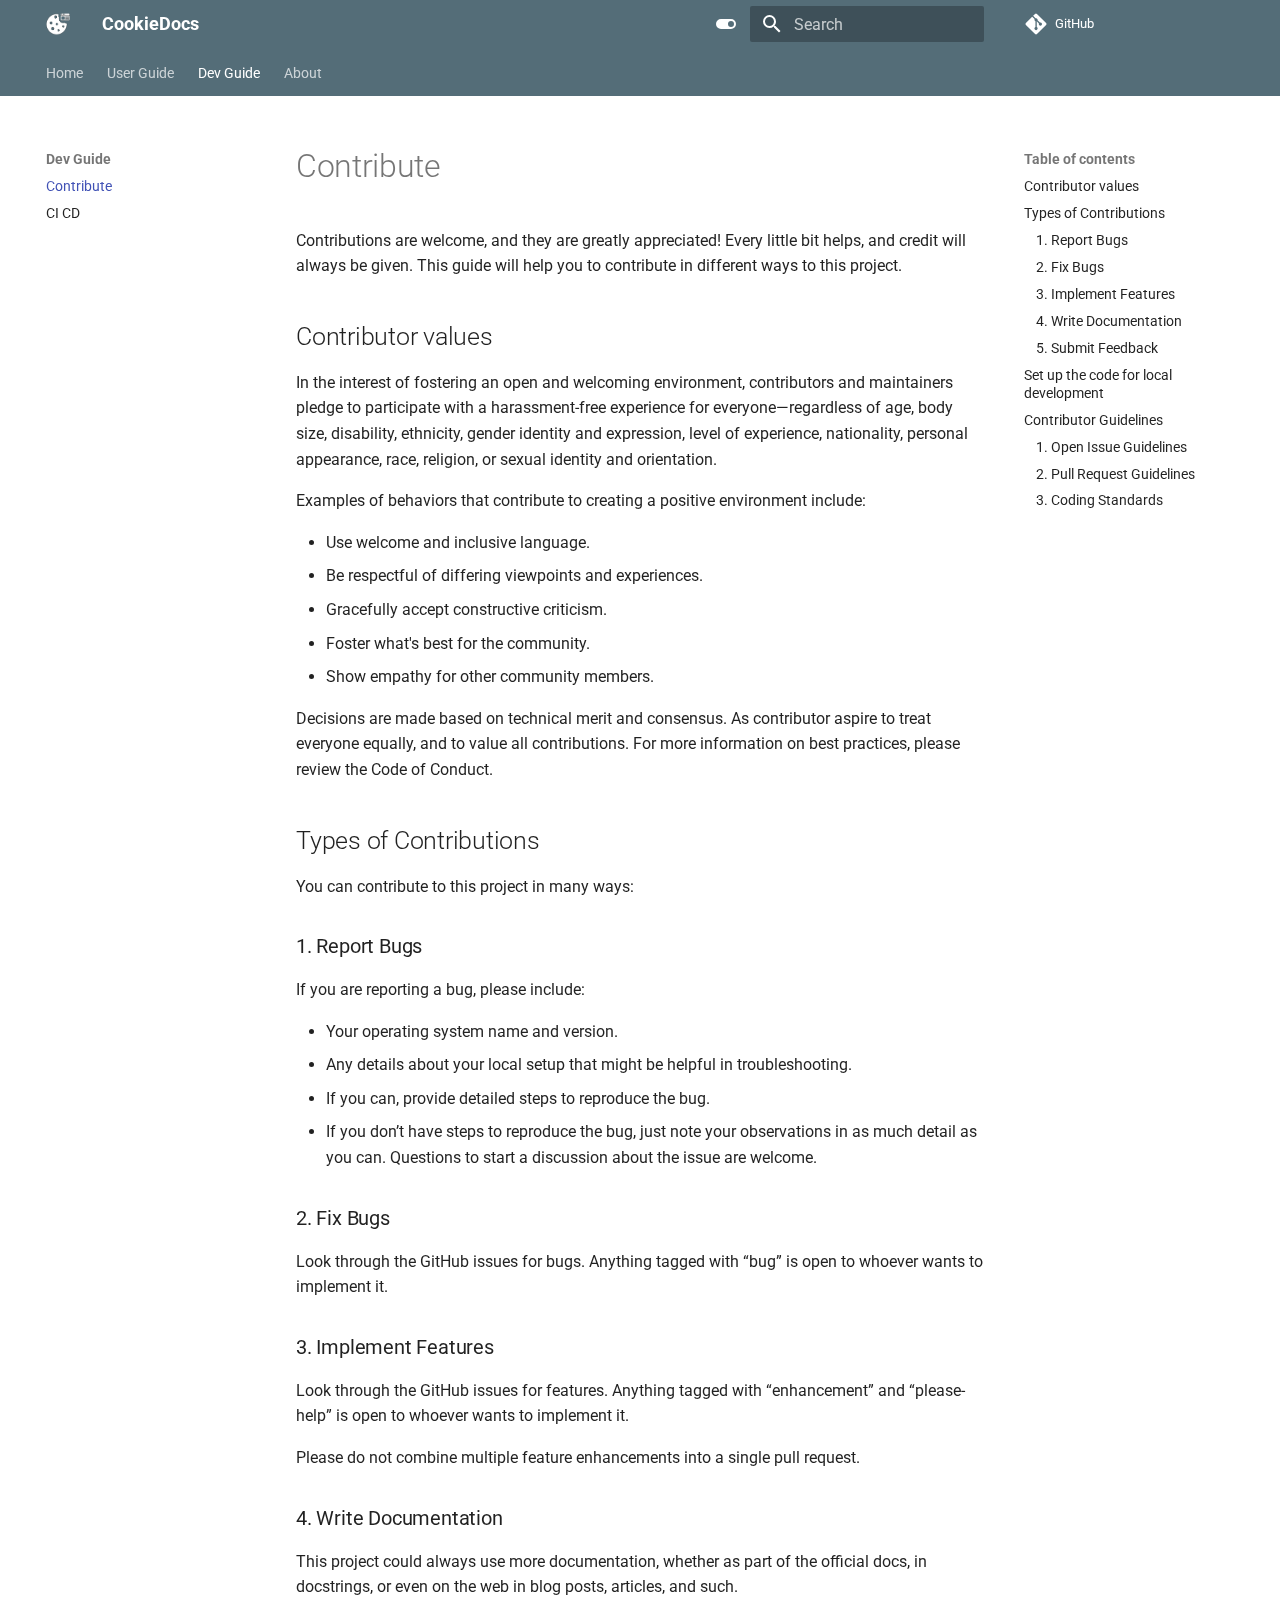
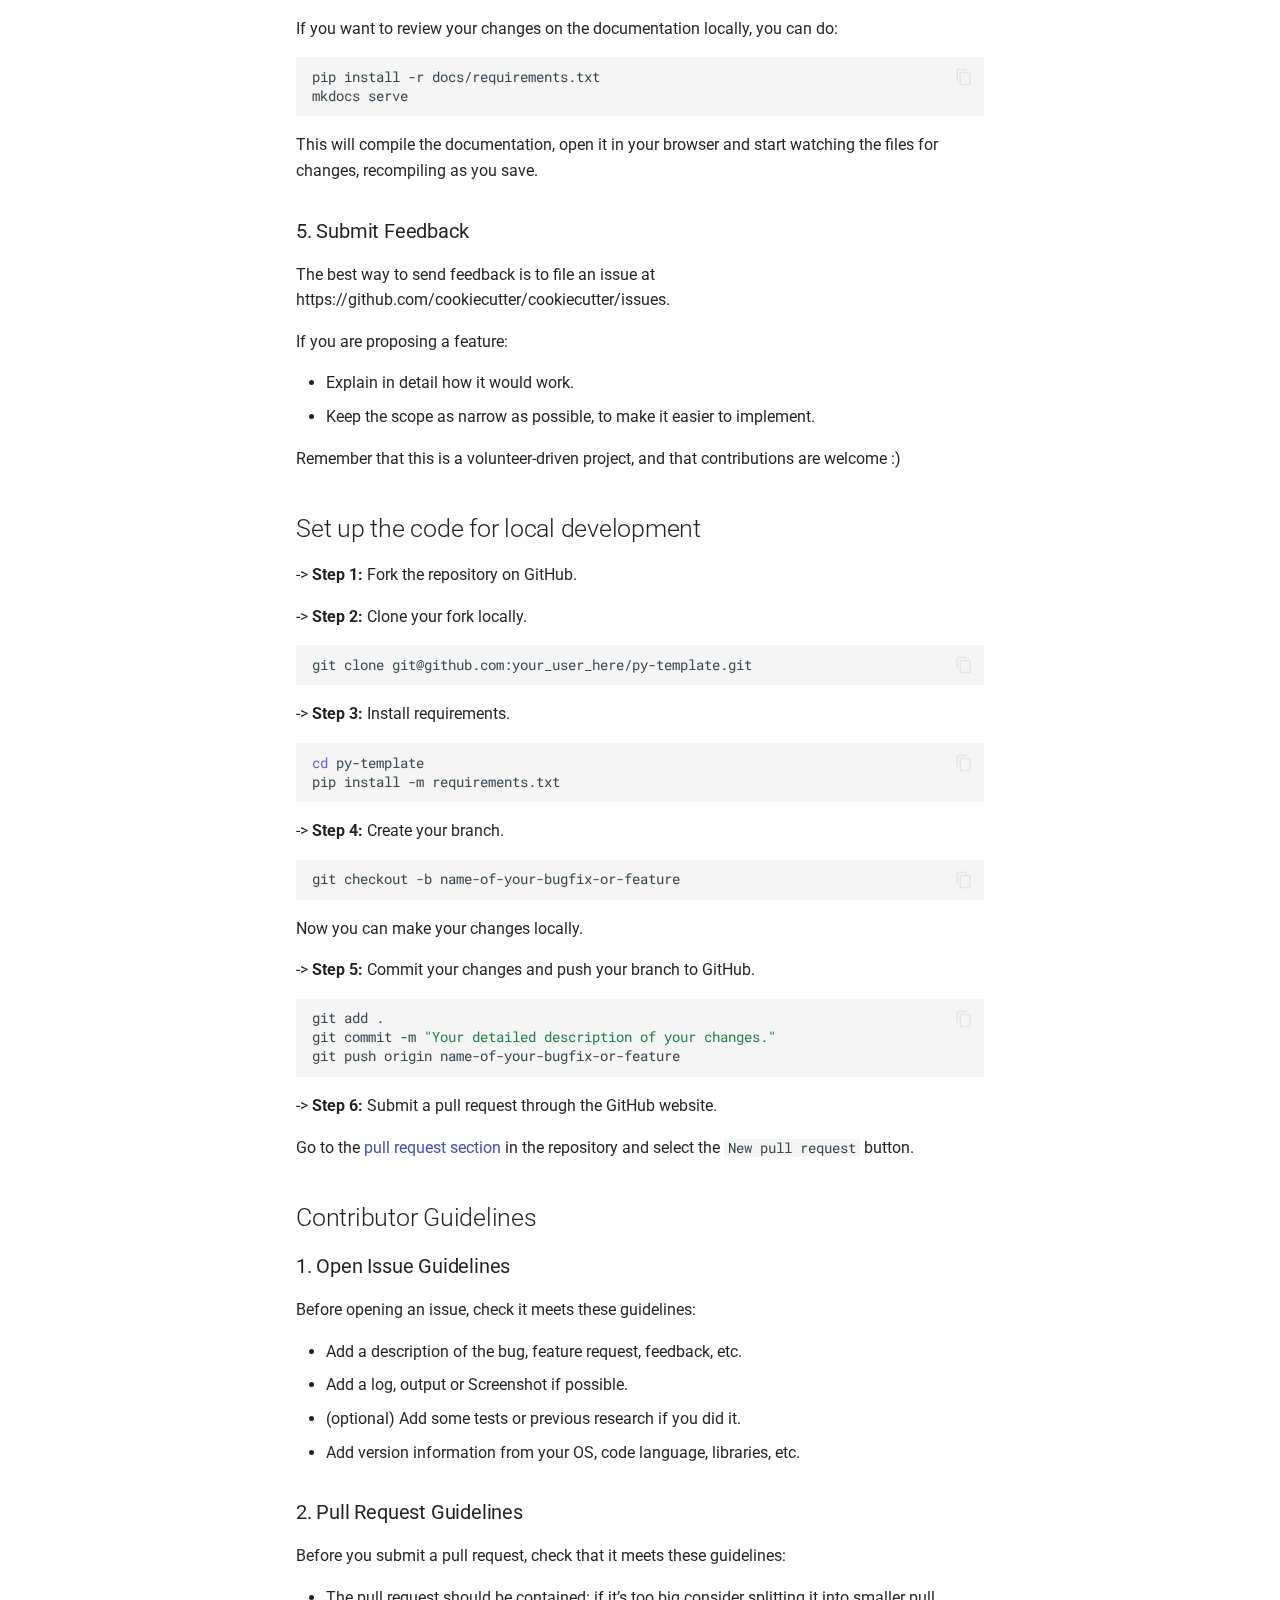
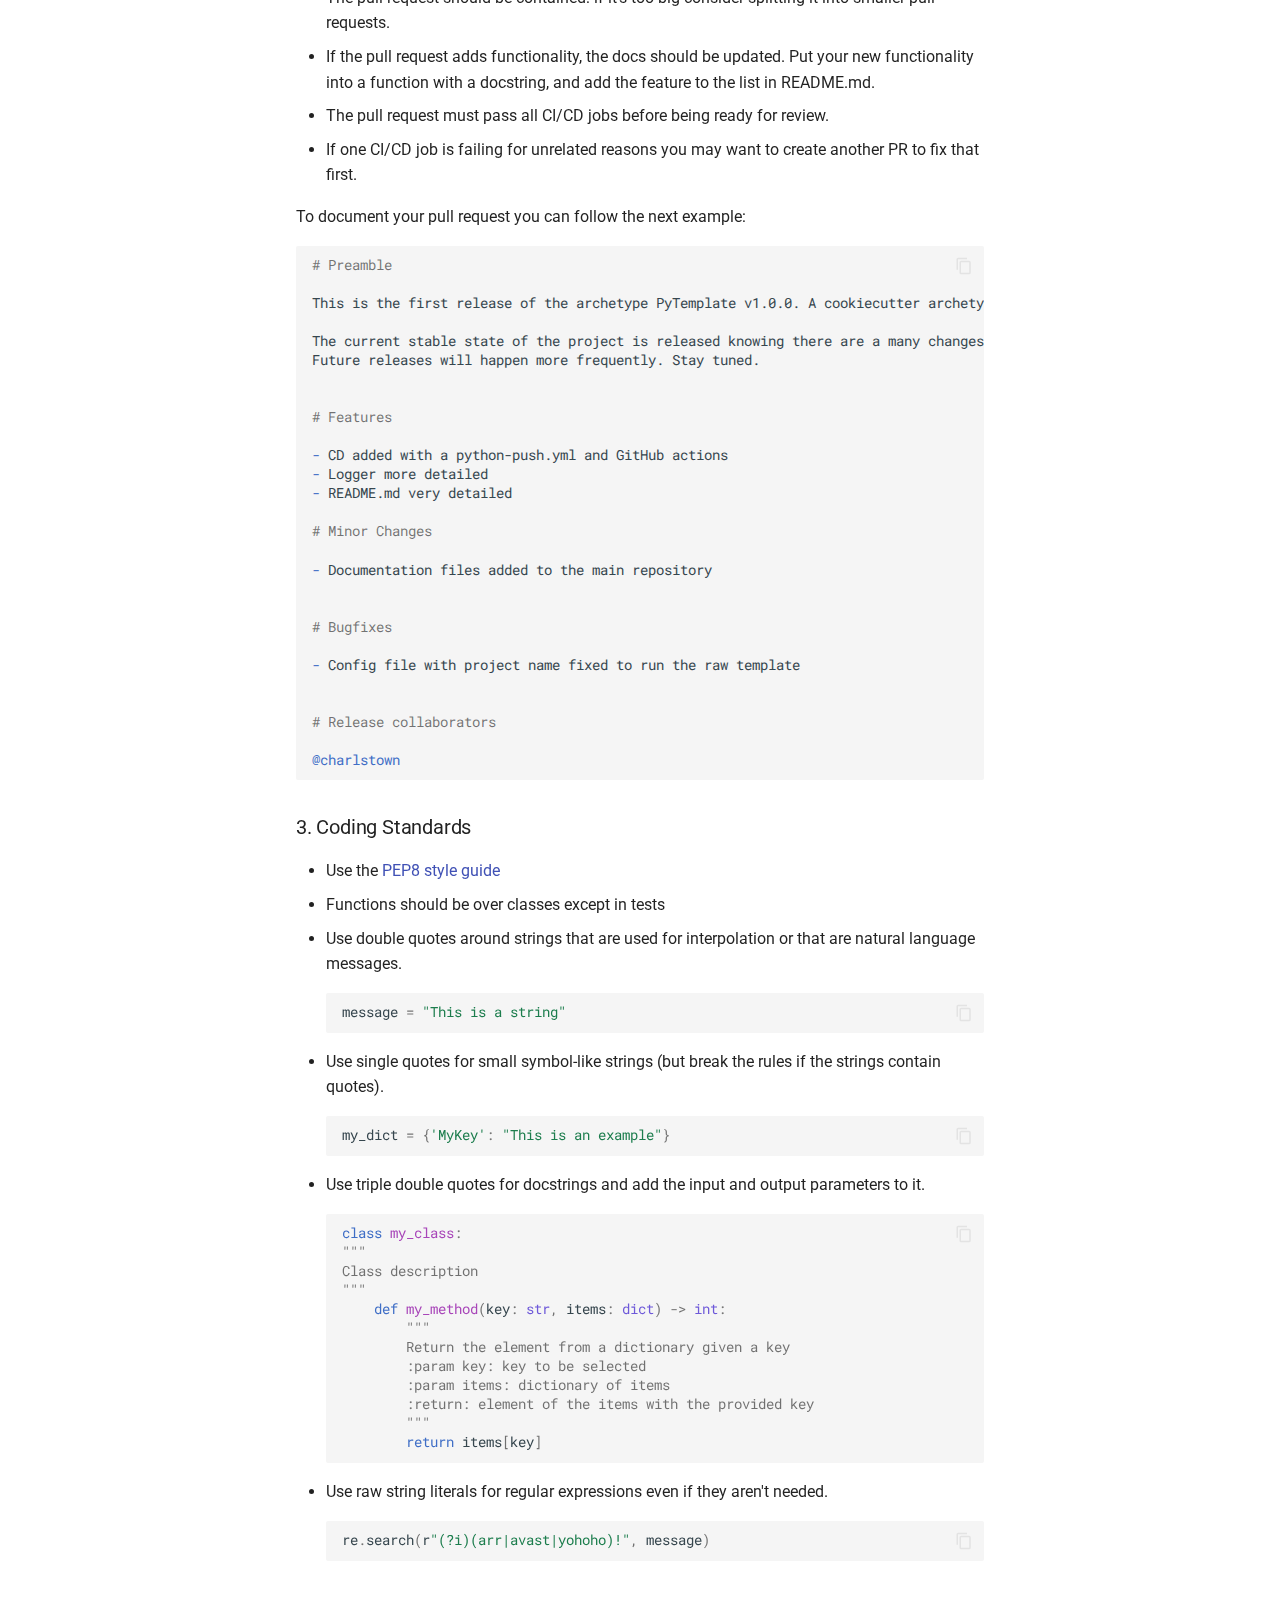
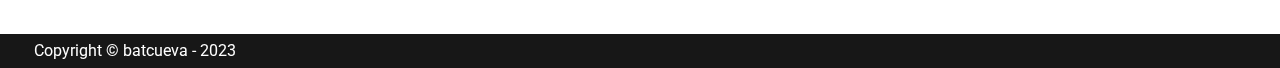
<file: dev-guide/contribute/index.html>
<!-- Elements added to main will be displayed on all pages -->

<!doctype html>
<html lang="en" class="no-js">
  <head>
    
      <meta charset="utf-8">
      <meta name="viewport" content="width=device-width,initial-scale=1">
      
        <meta name="description" content="Create your documentation site in a few minutes">
      
      
      
      
        <link rel="prev" href="../../user-guide/help/">
      
      
        <link rel="next" href="../ci-cd/">
      
      
      <link rel="icon" href="../../assets/images/favicon.svg">
      <meta name="generator" content="mkdocs-1.5.3, mkdocs-material-9.5.3">
    
    
      
        <title>Contribute - CookieDocs</title>
      
    
    
      <link rel="stylesheet" href="../../assets/stylesheets/main.50c56a3b.min.css">
      
        
        <link rel="stylesheet" href="../../assets/stylesheets/palette.06af60db.min.css">
      
      


    
    
      
    
    
      
        
        
        <link rel="preconnect" href="https://fonts.gstatic.com" crossorigin>
        <link rel="stylesheet" href="https://fonts.googleapis.com/css?family=Roboto:300,300i,400,400i,700,700i%7CRoboto+Mono:400,400i,700,700i&display=fallback">
        <style>:root{--md-text-font:"Roboto";--md-code-font:"Roboto Mono"}</style>
      
    
    
      <link rel="stylesheet" href="../../assets/stylesheets/extra.css">
    
    <script>__md_scope=new URL("../..",location),__md_hash=e=>[...e].reduce((e,_)=>(e<<5)-e+_.charCodeAt(0),0),__md_get=(e,_=localStorage,t=__md_scope)=>JSON.parse(_.getItem(t.pathname+"."+e)),__md_set=(e,_,t=localStorage,a=__md_scope)=>{try{t.setItem(a.pathname+"."+e,JSON.stringify(_))}catch(e){}}</script>
    
      

    
    
    
  </head>
  
  
    
    
      
    
    
    
    
    <body dir="ltr" data-md-color-scheme="default" data-md-color-primary="blue-grey" data-md-color-accent="teal">
  
    
    <input class="md-toggle" data-md-toggle="drawer" type="checkbox" id="__drawer" autocomplete="off">
    <input class="md-toggle" data-md-toggle="search" type="checkbox" id="__search" autocomplete="off">
    <label class="md-overlay" for="__drawer"></label>
    <div data-md-component="skip">
      
        
        <a href="#contribute" class="md-skip">
          Skip to content
        </a>
      
    </div>
    <div data-md-component="announce">
      
    </div>
    
    
      

<header class="md-header" data-md-component="header">
  <nav class="md-header__inner md-grid" aria-label="Header">
    <a href="../.." title="CookieDocs" class="md-header__button md-logo" aria-label="CookieDocs" data-md-component="logo">
      
  <img src="../../assets/images/favicon.svg" alt="logo">

    </a>
    <label class="md-header__button md-icon" for="__drawer">
      
      <svg xmlns="http://www.w3.org/2000/svg" viewBox="0 0 24 24"><path d="M3 6h18v2H3V6m0 5h18v2H3v-2m0 5h18v2H3v-2Z"/></svg>
    </label>
    <div class="md-header__title" data-md-component="header-title">
      <div class="md-header__ellipsis">
        <div class="md-header__topic">
          <span class="md-ellipsis">
            CookieDocs
          </span>
        </div>
        <div class="md-header__topic" data-md-component="header-topic">
          <span class="md-ellipsis">
            
              Contribute
            
          </span>
        </div>
      </div>
    </div>
    
      
        <form class="md-header__option" data-md-component="palette">
  
    
    
    
    <input class="md-option" data-md-color-media="" data-md-color-scheme="default" data-md-color-primary="blue-grey" data-md-color-accent="teal"  aria-label="Switch to dark mode"  type="radio" name="__palette" id="__palette_0">
    
      <label class="md-header__button md-icon" title="Switch to dark mode" for="__palette_1" hidden>
        <svg xmlns="http://www.w3.org/2000/svg" viewBox="0 0 24 24"><path d="M17 7H7a5 5 0 0 0-5 5 5 5 0 0 0 5 5h10a5 5 0 0 0 5-5 5 5 0 0 0-5-5m0 8a3 3 0 0 1-3-3 3 3 0 0 1 3-3 3 3 0 0 1 3 3 3 3 0 0 1-3 3Z"/></svg>
      </label>
    
  
    
    
    
    <input class="md-option" data-md-color-media="" data-md-color-scheme="slate" data-md-color-primary="blue-grey" data-md-color-accent="teal"  aria-label="Switch to light mode"  type="radio" name="__palette" id="__palette_1">
    
      <label class="md-header__button md-icon" title="Switch to light mode" for="__palette_0" hidden>
        <svg xmlns="http://www.w3.org/2000/svg" viewBox="0 0 24 24"><path d="M17 6H7c-3.31 0-6 2.69-6 6s2.69 6 6 6h10c3.31 0 6-2.69 6-6s-2.69-6-6-6zm0 10H7c-2.21 0-4-1.79-4-4s1.79-4 4-4h10c2.21 0 4 1.79 4 4s-1.79 4-4 4zM7 9c-1.66 0-3 1.34-3 3s1.34 3 3 3 3-1.34 3-3-1.34-3-3-3z"/></svg>
      </label>
    
  
</form>
      
    
    
      <script>var media,input,key,value,palette=__md_get("__palette");if(palette&&palette.color){"(prefers-color-scheme)"===palette.color.media&&(media=matchMedia("(prefers-color-scheme: light)"),input=document.querySelector(media.matches?"[data-md-color-media='(prefers-color-scheme: light)']":"[data-md-color-media='(prefers-color-scheme: dark)']"),palette.color.media=input.getAttribute("data-md-color-media"),palette.color.scheme=input.getAttribute("data-md-color-scheme"),palette.color.primary=input.getAttribute("data-md-color-primary"),palette.color.accent=input.getAttribute("data-md-color-accent"));for([key,value]of Object.entries(palette.color))document.body.setAttribute("data-md-color-"+key,value)}</script>
    
    
    
      <label class="md-header__button md-icon" for="__search">
        
        <svg xmlns="http://www.w3.org/2000/svg" viewBox="0 0 24 24"><path d="M9.5 3A6.5 6.5 0 0 1 16 9.5c0 1.61-.59 3.09-1.56 4.23l.27.27h.79l5 5-1.5 1.5-5-5v-.79l-.27-.27A6.516 6.516 0 0 1 9.5 16 6.5 6.5 0 0 1 3 9.5 6.5 6.5 0 0 1 9.5 3m0 2C7 5 5 7 5 9.5S7 14 9.5 14 14 12 14 9.5 12 5 9.5 5Z"/></svg>
      </label>
      <div class="md-search" data-md-component="search" role="dialog">
  <label class="md-search__overlay" for="__search"></label>
  <div class="md-search__inner" role="search">
    <form class="md-search__form" name="search">
      <input type="text" class="md-search__input" name="query" aria-label="Search" placeholder="Search" autocapitalize="off" autocorrect="off" autocomplete="off" spellcheck="false" data-md-component="search-query" required>
      <label class="md-search__icon md-icon" for="__search">
        
        <svg xmlns="http://www.w3.org/2000/svg" viewBox="0 0 24 24"><path d="M9.5 3A6.5 6.5 0 0 1 16 9.5c0 1.61-.59 3.09-1.56 4.23l.27.27h.79l5 5-1.5 1.5-5-5v-.79l-.27-.27A6.516 6.516 0 0 1 9.5 16 6.5 6.5 0 0 1 3 9.5 6.5 6.5 0 0 1 9.5 3m0 2C7 5 5 7 5 9.5S7 14 9.5 14 14 12 14 9.5 12 5 9.5 5Z"/></svg>
        
        <svg xmlns="http://www.w3.org/2000/svg" viewBox="0 0 24 24"><path d="M20 11v2H8l5.5 5.5-1.42 1.42L4.16 12l7.92-7.92L13.5 5.5 8 11h12Z"/></svg>
      </label>
      <nav class="md-search__options" aria-label="Search">
        
        <button type="reset" class="md-search__icon md-icon" title="Clear" aria-label="Clear" tabindex="-1">
          
          <svg xmlns="http://www.w3.org/2000/svg" viewBox="0 0 24 24"><path d="M19 6.41 17.59 5 12 10.59 6.41 5 5 6.41 10.59 12 5 17.59 6.41 19 12 13.41 17.59 19 19 17.59 13.41 12 19 6.41Z"/></svg>
        </button>
      </nav>
      
        <div class="md-search__suggest" data-md-component="search-suggest"></div>
      
    </form>
    <div class="md-search__output">
      <div class="md-search__scrollwrap" data-md-scrollfix>
        <div class="md-search-result" data-md-component="search-result">
          <div class="md-search-result__meta">
            Initializing search
          </div>
          <ol class="md-search-result__list" role="presentation"></ol>
        </div>
      </div>
    </div>
  </div>
</div>
    
    
      <div class="md-header__source">
        <a href="https://github.com/charlstown/cookie-site.git" title="Go to repository" class="md-source" data-md-component="source">
  <div class="md-source__icon md-icon">
    
    <svg xmlns="http://www.w3.org/2000/svg" viewBox="0 0 448 512"><!--! Font Awesome Free 6.5.1 by @fontawesome - https://fontawesome.com License - https://fontawesome.com/license/free (Icons: CC BY 4.0, Fonts: SIL OFL 1.1, Code: MIT License) Copyright 2023 Fonticons, Inc.--><path d="M439.55 236.05 244 40.45a28.87 28.87 0 0 0-40.81 0l-40.66 40.63 51.52 51.52c27.06-9.14 52.68 16.77 43.39 43.68l49.66 49.66c34.23-11.8 61.18 31 35.47 56.69-26.49 26.49-70.21-2.87-56-37.34L240.22 199v121.85c25.3 12.54 22.26 41.85 9.08 55a34.34 34.34 0 0 1-48.55 0c-17.57-17.6-11.07-46.91 11.25-56v-123c-20.8-8.51-24.6-30.74-18.64-45L142.57 101 8.45 235.14a28.86 28.86 0 0 0 0 40.81l195.61 195.6a28.86 28.86 0 0 0 40.8 0l194.69-194.69a28.86 28.86 0 0 0 0-40.81z"/></svg>
  </div>
  <div class="md-source__repository">
    GitHub
  </div>
</a>
      </div>
    
  </nav>
  
</header>
    
    <div class="md-container" data-md-component="container">
      
      
        
          
            
<nav class="md-tabs" aria-label="Tabs" data-md-component="tabs">
  <div class="md-grid">
    <ul class="md-tabs__list">
      
        
  
  
  
    <li class="md-tabs__item">
      <a href="../.." class="md-tabs__link">
        
  
    
  
  Home

      </a>
    </li>
  

      
        
  
  
  
    
    
      <li class="md-tabs__item">
        <a href="../../user-guide/getting-started/" class="md-tabs__link">
          
  
    
  
  User Guide

        </a>
      </li>
    
  

      
        
  
  
    
  
  
    
    
      <li class="md-tabs__item md-tabs__item--active">
        <a href="./" class="md-tabs__link">
          
  
    
  
  Dev Guide

        </a>
      </li>
    
  

      
        
  
  
  
    
    
      <li class="md-tabs__item">
        <a href="../../about/license/" class="md-tabs__link">
          
  
    
  
  About

        </a>
      </li>
    
  

      
    </ul>
  </div>
</nav>
          
        
      
      <main class="md-main" data-md-component="main">
        <div class="md-main__inner md-grid">
          
            
              
              <div class="md-sidebar md-sidebar--primary" data-md-component="sidebar" data-md-type="navigation" >
                <div class="md-sidebar__scrollwrap">
                  <div class="md-sidebar__inner">
                    


  


<nav class="md-nav md-nav--primary md-nav--lifted" aria-label="Navigation" data-md-level="0">
  <label class="md-nav__title" for="__drawer">
    <a href="../.." title="CookieDocs" class="md-nav__button md-logo" aria-label="CookieDocs" data-md-component="logo">
      
  <img src="../../assets/images/favicon.svg" alt="logo">

    </a>
    CookieDocs
  </label>
  
    <div class="md-nav__source">
      <a href="https://github.com/charlstown/cookie-site.git" title="Go to repository" class="md-source" data-md-component="source">
  <div class="md-source__icon md-icon">
    
    <svg xmlns="http://www.w3.org/2000/svg" viewBox="0 0 448 512"><!--! Font Awesome Free 6.5.1 by @fontawesome - https://fontawesome.com License - https://fontawesome.com/license/free (Icons: CC BY 4.0, Fonts: SIL OFL 1.1, Code: MIT License) Copyright 2023 Fonticons, Inc.--><path d="M439.55 236.05 244 40.45a28.87 28.87 0 0 0-40.81 0l-40.66 40.63 51.52 51.52c27.06-9.14 52.68 16.77 43.39 43.68l49.66 49.66c34.23-11.8 61.18 31 35.47 56.69-26.49 26.49-70.21-2.87-56-37.34L240.22 199v121.85c25.3 12.54 22.26 41.85 9.08 55a34.34 34.34 0 0 1-48.55 0c-17.57-17.6-11.07-46.91 11.25-56v-123c-20.8-8.51-24.6-30.74-18.64-45L142.57 101 8.45 235.14a28.86 28.86 0 0 0 0 40.81l195.61 195.6a28.86 28.86 0 0 0 40.8 0l194.69-194.69a28.86 28.86 0 0 0 0-40.81z"/></svg>
  </div>
  <div class="md-source__repository">
    GitHub
  </div>
</a>
    </div>
  
  <ul class="md-nav__list" data-md-scrollfix>
    
      
      
  
  
  
  
    <li class="md-nav__item">
      <a href="../.." class="md-nav__link">
        
  
  <span class="md-ellipsis">
    Home
  </span>
  

      </a>
    </li>
  

    
      
      
  
  
  
  
    
    
      
        
      
        
      
        
      
        
      
    
    
    
    
      
      
    
    <li class="md-nav__item md-nav__item--section md-nav__item--nested">
      
        
        
        
        <input class="md-nav__toggle md-toggle " type="checkbox" id="__nav_2" >
        
          
          <label class="md-nav__link" for="__nav_2" id="__nav_2_label" tabindex="">
            
  
  <span class="md-ellipsis">
    User Guide
  </span>
  

            <span class="md-nav__icon md-icon"></span>
          </label>
        
        <nav class="md-nav" data-md-level="1" aria-labelledby="__nav_2_label" aria-expanded="false">
          <label class="md-nav__title" for="__nav_2">
            <span class="md-nav__icon md-icon"></span>
            User Guide
          </label>
          <ul class="md-nav__list" data-md-scrollfix>
            
              
                
  
  
  
  
    <li class="md-nav__item">
      <a href="../../user-guide/getting-started/" class="md-nav__link">
        
  
  <span class="md-ellipsis">
    Getting Started
  </span>
  

      </a>
    </li>
  

              
            
              
                
  
  
  
  
    <li class="md-nav__item">
      <a href="../../user-guide/set-up/" class="md-nav__link">
        
  
  <span class="md-ellipsis">
    Set Up
  </span>
  

      </a>
    </li>
  

              
            
              
                
  
  
  
  
    <li class="md-nav__item">
      <a href="../../user-guide/usage/" class="md-nav__link">
        
  
  <span class="md-ellipsis">
    Usage
  </span>
  

      </a>
    </li>
  

              
            
              
                
  
  
  
  
    <li class="md-nav__item">
      <a href="../../user-guide/help/" class="md-nav__link">
        
  
  <span class="md-ellipsis">
    Help wanted
  </span>
  

      </a>
    </li>
  

              
            
          </ul>
        </nav>
      
    </li>
  

    
      
      
  
  
    
  
  
  
    
    
      
        
      
        
      
    
    
    
    
      
      
    
    <li class="md-nav__item md-nav__item--active md-nav__item--section md-nav__item--nested">
      
        
        
        
        <input class="md-nav__toggle md-toggle " type="checkbox" id="__nav_3" checked>
        
          
          <label class="md-nav__link" for="__nav_3" id="__nav_3_label" tabindex="">
            
  
  <span class="md-ellipsis">
    Dev Guide
  </span>
  

            <span class="md-nav__icon md-icon"></span>
          </label>
        
        <nav class="md-nav" data-md-level="1" aria-labelledby="__nav_3_label" aria-expanded="true">
          <label class="md-nav__title" for="__nav_3">
            <span class="md-nav__icon md-icon"></span>
            Dev Guide
          </label>
          <ul class="md-nav__list" data-md-scrollfix>
            
              
                
  
  
    
  
  
  
    <li class="md-nav__item md-nav__item--active">
      
      <input class="md-nav__toggle md-toggle" type="checkbox" id="__toc">
      
      
        
      
      
        <label class="md-nav__link md-nav__link--active" for="__toc">
          
  
  <span class="md-ellipsis">
    Contribute
  </span>
  

          <span class="md-nav__icon md-icon"></span>
        </label>
      
      <a href="./" class="md-nav__link md-nav__link--active">
        
  
  <span class="md-ellipsis">
    Contribute
  </span>
  

      </a>
      
        

<nav class="md-nav md-nav--secondary" aria-label="Table of contents">
  
  
  
    
  
  
    <label class="md-nav__title" for="__toc">
      <span class="md-nav__icon md-icon"></span>
      Table of contents
    </label>
    <ul class="md-nav__list" data-md-component="toc" data-md-scrollfix>
      
        <li class="md-nav__item">
  <a href="#contributor-values" class="md-nav__link">
    <span class="md-ellipsis">
      Contributor values
    </span>
  </a>
  
</li>
      
        <li class="md-nav__item">
  <a href="#types-of-contributions" class="md-nav__link">
    <span class="md-ellipsis">
      Types of Contributions
    </span>
  </a>
  
    <nav class="md-nav" aria-label="Types of Contributions">
      <ul class="md-nav__list">
        
          <li class="md-nav__item">
  <a href="#1-report-bugs" class="md-nav__link">
    <span class="md-ellipsis">
      1. Report Bugs
    </span>
  </a>
  
</li>
        
          <li class="md-nav__item">
  <a href="#2-fix-bugs" class="md-nav__link">
    <span class="md-ellipsis">
      2. Fix Bugs
    </span>
  </a>
  
</li>
        
          <li class="md-nav__item">
  <a href="#3-implement-features" class="md-nav__link">
    <span class="md-ellipsis">
      3. Implement Features
    </span>
  </a>
  
</li>
        
          <li class="md-nav__item">
  <a href="#4-write-documentation" class="md-nav__link">
    <span class="md-ellipsis">
      4. Write Documentation
    </span>
  </a>
  
</li>
        
          <li class="md-nav__item">
  <a href="#5-submit-feedback" class="md-nav__link">
    <span class="md-ellipsis">
      5. Submit Feedback
    </span>
  </a>
  
</li>
        
      </ul>
    </nav>
  
</li>
      
        <li class="md-nav__item">
  <a href="#set-up-the-code-for-local-development" class="md-nav__link">
    <span class="md-ellipsis">
      Set up the code for local development
    </span>
  </a>
  
</li>
      
        <li class="md-nav__item">
  <a href="#contributor-guidelines" class="md-nav__link">
    <span class="md-ellipsis">
      Contributor Guidelines
    </span>
  </a>
  
    <nav class="md-nav" aria-label="Contributor Guidelines">
      <ul class="md-nav__list">
        
          <li class="md-nav__item">
  <a href="#1-open-issue-guidelines" class="md-nav__link">
    <span class="md-ellipsis">
      1. Open Issue Guidelines
    </span>
  </a>
  
</li>
        
          <li class="md-nav__item">
  <a href="#2-pull-request-guidelines" class="md-nav__link">
    <span class="md-ellipsis">
      2. Pull Request Guidelines
    </span>
  </a>
  
</li>
        
          <li class="md-nav__item">
  <a href="#3-coding-standards" class="md-nav__link">
    <span class="md-ellipsis">
      3. Coding Standards
    </span>
  </a>
  
</li>
        
      </ul>
    </nav>
  
</li>
      
    </ul>
  
</nav>
      
    </li>
  

              
            
              
                
  
  
  
  
    <li class="md-nav__item">
      <a href="../ci-cd/" class="md-nav__link">
        
  
  <span class="md-ellipsis">
    CI CD
  </span>
  

      </a>
    </li>
  

              
            
          </ul>
        </nav>
      
    </li>
  

    
      
      
  
  
  
  
    
    
      
        
      
        
      
    
    
    
    
      
      
    
    <li class="md-nav__item md-nav__item--section md-nav__item--nested">
      
        
        
        
        <input class="md-nav__toggle md-toggle " type="checkbox" id="__nav_4" >
        
          
          <label class="md-nav__link" for="__nav_4" id="__nav_4_label" tabindex="">
            
  
  <span class="md-ellipsis">
    About
  </span>
  

            <span class="md-nav__icon md-icon"></span>
          </label>
        
        <nav class="md-nav" data-md-level="1" aria-labelledby="__nav_4_label" aria-expanded="false">
          <label class="md-nav__title" for="__nav_4">
            <span class="md-nav__icon md-icon"></span>
            About
          </label>
          <ul class="md-nav__list" data-md-scrollfix>
            
              
                
  
  
  
  
    <li class="md-nav__item">
      <a href="../../about/license/" class="md-nav__link">
        
  
  <span class="md-ellipsis">
    License
  </span>
  

      </a>
    </li>
  

              
            
              
                
  
  
  
  
    <li class="md-nav__item">
      <a href="../../about/external-links/" class="md-nav__link">
        
  
  <span class="md-ellipsis">
    External links
  </span>
  

      </a>
    </li>
  

              
            
          </ul>
        </nav>
      
    </li>
  

    
  </ul>
</nav>
                  </div>
                </div>
              </div>
            
            
              
              <div class="md-sidebar md-sidebar--secondary" data-md-component="sidebar" data-md-type="toc" >
                <div class="md-sidebar__scrollwrap">
                  <div class="md-sidebar__inner">
                    

<nav class="md-nav md-nav--secondary" aria-label="Table of contents">
  
  
  
    
  
  
    <label class="md-nav__title" for="__toc">
      <span class="md-nav__icon md-icon"></span>
      Table of contents
    </label>
    <ul class="md-nav__list" data-md-component="toc" data-md-scrollfix>
      
        <li class="md-nav__item">
  <a href="#contributor-values" class="md-nav__link">
    <span class="md-ellipsis">
      Contributor values
    </span>
  </a>
  
</li>
      
        <li class="md-nav__item">
  <a href="#types-of-contributions" class="md-nav__link">
    <span class="md-ellipsis">
      Types of Contributions
    </span>
  </a>
  
    <nav class="md-nav" aria-label="Types of Contributions">
      <ul class="md-nav__list">
        
          <li class="md-nav__item">
  <a href="#1-report-bugs" class="md-nav__link">
    <span class="md-ellipsis">
      1. Report Bugs
    </span>
  </a>
  
</li>
        
          <li class="md-nav__item">
  <a href="#2-fix-bugs" class="md-nav__link">
    <span class="md-ellipsis">
      2. Fix Bugs
    </span>
  </a>
  
</li>
        
          <li class="md-nav__item">
  <a href="#3-implement-features" class="md-nav__link">
    <span class="md-ellipsis">
      3. Implement Features
    </span>
  </a>
  
</li>
        
          <li class="md-nav__item">
  <a href="#4-write-documentation" class="md-nav__link">
    <span class="md-ellipsis">
      4. Write Documentation
    </span>
  </a>
  
</li>
        
          <li class="md-nav__item">
  <a href="#5-submit-feedback" class="md-nav__link">
    <span class="md-ellipsis">
      5. Submit Feedback
    </span>
  </a>
  
</li>
        
      </ul>
    </nav>
  
</li>
      
        <li class="md-nav__item">
  <a href="#set-up-the-code-for-local-development" class="md-nav__link">
    <span class="md-ellipsis">
      Set up the code for local development
    </span>
  </a>
  
</li>
      
        <li class="md-nav__item">
  <a href="#contributor-guidelines" class="md-nav__link">
    <span class="md-ellipsis">
      Contributor Guidelines
    </span>
  </a>
  
    <nav class="md-nav" aria-label="Contributor Guidelines">
      <ul class="md-nav__list">
        
          <li class="md-nav__item">
  <a href="#1-open-issue-guidelines" class="md-nav__link">
    <span class="md-ellipsis">
      1. Open Issue Guidelines
    </span>
  </a>
  
</li>
        
          <li class="md-nav__item">
  <a href="#2-pull-request-guidelines" class="md-nav__link">
    <span class="md-ellipsis">
      2. Pull Request Guidelines
    </span>
  </a>
  
</li>
        
          <li class="md-nav__item">
  <a href="#3-coding-standards" class="md-nav__link">
    <span class="md-ellipsis">
      3. Coding Standards
    </span>
  </a>
  
</li>
        
      </ul>
    </nav>
  
</li>
      
    </ul>
  
</nav>
                  </div>
                </div>
              </div>
            
          
          
            <div class="md-content" data-md-component="content">
              <article class="md-content__inner md-typeset">
                
                  

  
  


<h1 id="contribute">Contribute<a class="headerlink" href="#contribute" title="Permanent link">&para;</a></h1>
<p>Contributions are welcome, and they are greatly appreciated! Every little bit helps, and credit will always be given.
This guide will help you to contribute in different ways to this project.</p>
<h2 id="contributor-values">Contributor values<a class="headerlink" href="#contributor-values" title="Permanent link">&para;</a></h2>
<p>In the interest of fostering an open and welcoming environment, contributors and maintainers pledge to participate with a harassment-free experience for everyone—regardless of age, body size, disability, ethnicity, gender identity and expression, level of experience, nationality, personal appearance, race, religion, or sexual identity and orientation.</p>
<p>Examples of behaviors that contribute to creating a positive environment include:</p>
<ul>
<li>Use welcome and inclusive language.</li>
<li>Be respectful of differing viewpoints and experiences.</li>
<li>Gracefully accept constructive criticism.</li>
<li>Foster what's best for the community.</li>
<li>Show empathy for other community members.</li>
</ul>
<p>Decisions are made based on technical merit and consensus. As contributor aspire to treat everyone equally, and to value all contributions. For more information on best practices, please review the Code of Conduct.</p>
<h2 id="types-of-contributions">Types of Contributions<a class="headerlink" href="#types-of-contributions" title="Permanent link">&para;</a></h2>
<p>You can contribute to this project in many ways:</p>
<h3 id="1-report-bugs">1. Report Bugs<a class="headerlink" href="#1-report-bugs" title="Permanent link">&para;</a></h3>
<p>If you are reporting a bug, please include:</p>
<ul>
<li>Your operating system name and version.</li>
<li>Any details about your local setup that might be helpful in troubleshooting.</li>
<li>If you can, provide detailed steps to reproduce the bug.</li>
<li>If you don’t have steps to reproduce the bug, just note your observations in as much detail as you can. Questions to start a discussion about the issue are welcome.</li>
</ul>
<h3 id="2-fix-bugs">2. Fix Bugs<a class="headerlink" href="#2-fix-bugs" title="Permanent link">&para;</a></h3>
<p>Look through the GitHub issues for bugs. Anything tagged with “bug” is open to whoever wants to implement it.</p>
<h3 id="3-implement-features">3. Implement Features<a class="headerlink" href="#3-implement-features" title="Permanent link">&para;</a></h3>
<p>Look through the GitHub issues for features. Anything tagged with “enhancement” and “please-help” is open to whoever wants to implement it.</p>
<p>Please do not combine multiple feature enhancements into a single pull request.</p>
<h3 id="4-write-documentation">4. Write Documentation<a class="headerlink" href="#4-write-documentation" title="Permanent link">&para;</a></h3>
<p>This project could always use more documentation, whether as part of the official docs, in docstrings, or even on the web in blog posts, articles, and such.</p>
<p>If you want to review your changes on the documentation locally, you can do:</p>
<div class="highlight"><pre><span></span><code>pip<span class="w"> </span>install<span class="w"> </span>-r<span class="w"> </span>docs/requirements.txt
mkdocs<span class="w"> </span>serve
</code></pre></div>
<p>This will compile the documentation, open it in your browser and start watching the files for changes, recompiling as you save.</p>
<h3 id="5-submit-feedback">5. Submit Feedback<a class="headerlink" href="#5-submit-feedback" title="Permanent link">&para;</a></h3>
<p>The best way to send feedback is to file an issue at https://github.com/cookiecutter/cookiecutter/issues.</p>
<p>If you are proposing a feature:</p>
<ul>
<li>Explain in detail how it would work.</li>
<li>Keep the scope as narrow as possible, to make it easier to implement.</li>
</ul>
<p>Remember that this is a volunteer-driven project, and that contributions are welcome :)</p>
<h2 id="set-up-the-code-for-local-development">Set up the code for local development<a class="headerlink" href="#set-up-the-code-for-local-development" title="Permanent link">&para;</a></h2>
<p>-&gt; <strong>Step 1:</strong> Fork the repository on GitHub.</p>
<p>-&gt; <strong>Step 2:</strong> Clone your fork locally.</p>
<div class="highlight"><pre><span></span><code>git<span class="w"> </span>clone<span class="w"> </span>git@github.com:your_user_here/py-template.git
</code></pre></div>
<p>-&gt; <strong>Step 3:</strong> Install requirements.</p>
<div class="highlight"><pre><span></span><code><span class="nb">cd</span><span class="w"> </span>py-template
pip<span class="w"> </span>install<span class="w"> </span>-m<span class="w"> </span>requirements.txt
</code></pre></div>
<p>-&gt; <strong>Step 4:</strong> Create your branch.</p>
<div class="highlight"><pre><span></span><code>git<span class="w"> </span>checkout<span class="w"> </span>-b<span class="w"> </span>name-of-your-bugfix-or-feature
</code></pre></div>
<p>Now you can make your changes locally.</p>
<p>-&gt; <strong>Step 5:</strong> Commit your changes and push your branch to GitHub.</p>
<div class="highlight"><pre><span></span><code>git<span class="w"> </span>add<span class="w"> </span>.
git<span class="w"> </span>commit<span class="w"> </span>-m<span class="w"> </span><span class="s2">&quot;Your detailed description of your changes.&quot;</span>
git<span class="w"> </span>push<span class="w"> </span>origin<span class="w"> </span>name-of-your-bugfix-or-feature
</code></pre></div>
<p>-&gt; <strong>Step 6:</strong> Submit a pull request through the GitHub website.</p>
<p>Go to the <a href="https://github.com/charlstown/py-template/pulls">pull request section</a> in the repository and select the <code>New pull request</code> button.</p>
<h2 id="contributor-guidelines">Contributor Guidelines<a class="headerlink" href="#contributor-guidelines" title="Permanent link">&para;</a></h2>
<h3 id="1-open-issue-guidelines">1. Open Issue Guidelines<a class="headerlink" href="#1-open-issue-guidelines" title="Permanent link">&para;</a></h3>
<p>Before opening an issue, check it meets these guidelines:</p>
<ul>
<li>Add a description of the bug, feature request, feedback, etc.</li>
<li>Add a log, output or Screenshot if possible.</li>
<li>(optional) Add some tests or previous research if you did it.</li>
<li>Add version information from your OS, code language, libraries, etc.</li>
</ul>
<h3 id="2-pull-request-guidelines">2. Pull Request Guidelines<a class="headerlink" href="#2-pull-request-guidelines" title="Permanent link">&para;</a></h3>
<p>Before you submit a pull request, check that it meets these guidelines:</p>
<ul>
<li>The pull request should be contained: if it’s too big consider splitting it into smaller pull requests.</li>
<li>If the pull request adds functionality, the docs should be updated. Put your new functionality into a function with a docstring, and add the feature to the list in README.md.</li>
<li>The pull request must pass all CI/CD jobs before being ready for review.</li>
<li>If one CI/CD job is failing for unrelated reasons you may want to create another PR to fix that first.</li>
</ul>
<p>To document your pull request you can follow the next example:</p>
<div class="highlight"><pre><span></span><code><span class="gh"># Preamble</span>

This is the first release of the archetype PyTemplate v1.0.0. A cookiecutter archetype to generate a clean base to begin developing data engineer and data science projects.

The current stable state of the project is released knowing there are a many changes is coming and things to improve.
Future releases will happen more frequently. Stay tuned.


<span class="gh"># Features</span>

<span class="k">-</span><span class="w"> </span>CD added with a python-push.yml and GitHub actions
<span class="k">-</span><span class="w"> </span>Logger more detailed
<span class="k">-</span><span class="w"> </span>README.md very detailed

<span class="gh"># Minor Changes</span>

<span class="k">-</span><span class="w"> </span>Documentation files added to the main repository


<span class="gh"># Bugfixes</span>

<span class="k">-</span><span class="w"> </span>Config file with project name fixed to run the raw template


<span class="gh"># Release collaborators</span>

<span class="ni">@charlstown</span>
</code></pre></div>
<h3 id="3-coding-standards">3. Coding Standards<a class="headerlink" href="#3-coding-standards" title="Permanent link">&para;</a></h3>
<ul>
<li>Use the <a href="https://peps.python.org/pep-0008/">PEP8 style guide</a></li>
<li>Functions should be over classes except in tests</li>
<li>
<p>Use double quotes around strings that are used for interpolation or that are natural language messages.</p>
<div class="highlight"><pre><span></span><code><span class="n">message</span> <span class="o">=</span> <span class="s2">&quot;This is a string&quot;</span>
</code></pre></div>
</li>
<li>
<p>Use single quotes for small symbol-like strings (but break the rules if the strings contain quotes).</p>
<div class="highlight"><pre><span></span><code><span class="n">my_dict</span> <span class="o">=</span> <span class="p">{</span><span class="s1">&#39;MyKey&#39;</span><span class="p">:</span> <span class="s2">&quot;This is an example&quot;</span><span class="p">}</span> 
</code></pre></div>
</li>
<li>
<p>Use triple double quotes for docstrings and add the input and output parameters to it.</p>
<div class="highlight"><pre><span></span><code><span class="k">class</span> <span class="nc">my_class</span><span class="p">:</span>
<span class="sd">&quot;&quot;&quot;</span>
<span class="sd">Class description</span>
<span class="sd">&quot;&quot;&quot;</span>
    <span class="k">def</span> <span class="nf">my_method</span><span class="p">(</span><span class="n">key</span><span class="p">:</span> <span class="nb">str</span><span class="p">,</span> <span class="n">items</span><span class="p">:</span> <span class="nb">dict</span><span class="p">)</span> <span class="o">-&gt;</span> <span class="nb">int</span><span class="p">:</span>
<span class="w">        </span><span class="sd">&quot;&quot;&quot;</span>
<span class="sd">        Return the element from a dictionary given a key</span>
<span class="sd">        :param key: key to be selected</span>
<span class="sd">        :param items: dictionary of items</span>
<span class="sd">        :return: element of the items with the provided key</span>
<span class="sd">        &quot;&quot;&quot;</span>
        <span class="k">return</span> <span class="n">items</span><span class="p">[</span><span class="n">key</span><span class="p">]</span>
</code></pre></div>
</li>
<li>
<p>Use raw string literals for regular expressions even if they aren't needed.</p>
<div class="highlight"><pre><span></span><code><span class="n">re</span><span class="o">.</span><span class="n">search</span><span class="p">(</span><span class="sa">r</span><span class="s2">&quot;(?i)(arr|avast|yohoho)!&quot;</span><span class="p">,</span> <span class="n">message</span><span class="p">)</span>
</code></pre></div>
<p></br></p>
</li>
</ul>












                
              </article>
            </div>
          
          
  <script>var tabs=__md_get("__tabs");if(Array.isArray(tabs))e:for(var set of document.querySelectorAll(".tabbed-set")){var tab,labels=set.querySelector(".tabbed-labels");for(tab of tabs)for(var label of labels.getElementsByTagName("label"))if(label.innerText.trim()===tab){var input=document.getElementById(label.htmlFor);input.checked=!0;continue e}}</script>

<script>var target=document.getElementById(location.hash.slice(1));target&&target.name&&(target.checked=target.name.startsWith("__tabbed_"))</script>
        </div>
        
          <button type="button" class="md-top md-icon" data-md-component="top" hidden>
  
  <svg xmlns="http://www.w3.org/2000/svg" viewBox="0 0 24 24"><path d="M13 20h-2V8l-5.5 5.5-1.42-1.42L12 4.16l7.92 7.92-1.42 1.42L13 8v12Z"/></svg>
  Back to top
</button>
        
      </main>
      
<footer class="md-footer">
    <div class="md-footer-meta md-typeset">
        <div class="md-footer-meta__inner md-grid">
            <!-- Copyright and theme information -->
            <div class="md-footer-copyright">
                
                <div class="md-footer-copyright__highlight">
                    Copyright &copy; batcueva - 2023
                </div>
                
            </div>
            
            <div class="md-social">
  
</div>
            
        </div>
    </div>
</footer>

    </div>
    <div class="md-dialog" data-md-component="dialog">
      <div class="md-dialog__inner md-typeset"></div>
    </div>
    
    
    <script id="__config" type="application/json">{"base": "../..", "features": ["navigation.path", "navigation.tracking", "navigation.tabs", "navigation.tabs", "navigation.footer", "navigation.top", "search.suggest", "search.highlight", "content.code.copy", "content.tabs.link", "navigation.indexes"], "search": "../../assets/javascripts/workers/search.f886a092.min.js", "translations": {"clipboard.copied": "Copied to clipboard", "clipboard.copy": "Copy to clipboard", "search.result.more.one": "1 more on this page", "search.result.more.other": "# more on this page", "search.result.none": "No matching documents", "search.result.one": "1 matching document", "search.result.other": "# matching documents", "search.result.placeholder": "Type to start searching", "search.result.term.missing": "Missing", "select.version": "Select version"}}</script>
    
    
      <script src="../../assets/javascripts/bundle.d7c377c4.min.js"></script>
      
        <script src="../../assets/javascripts/extra.js"></script>
      
    
  </body>
</html>
</file>
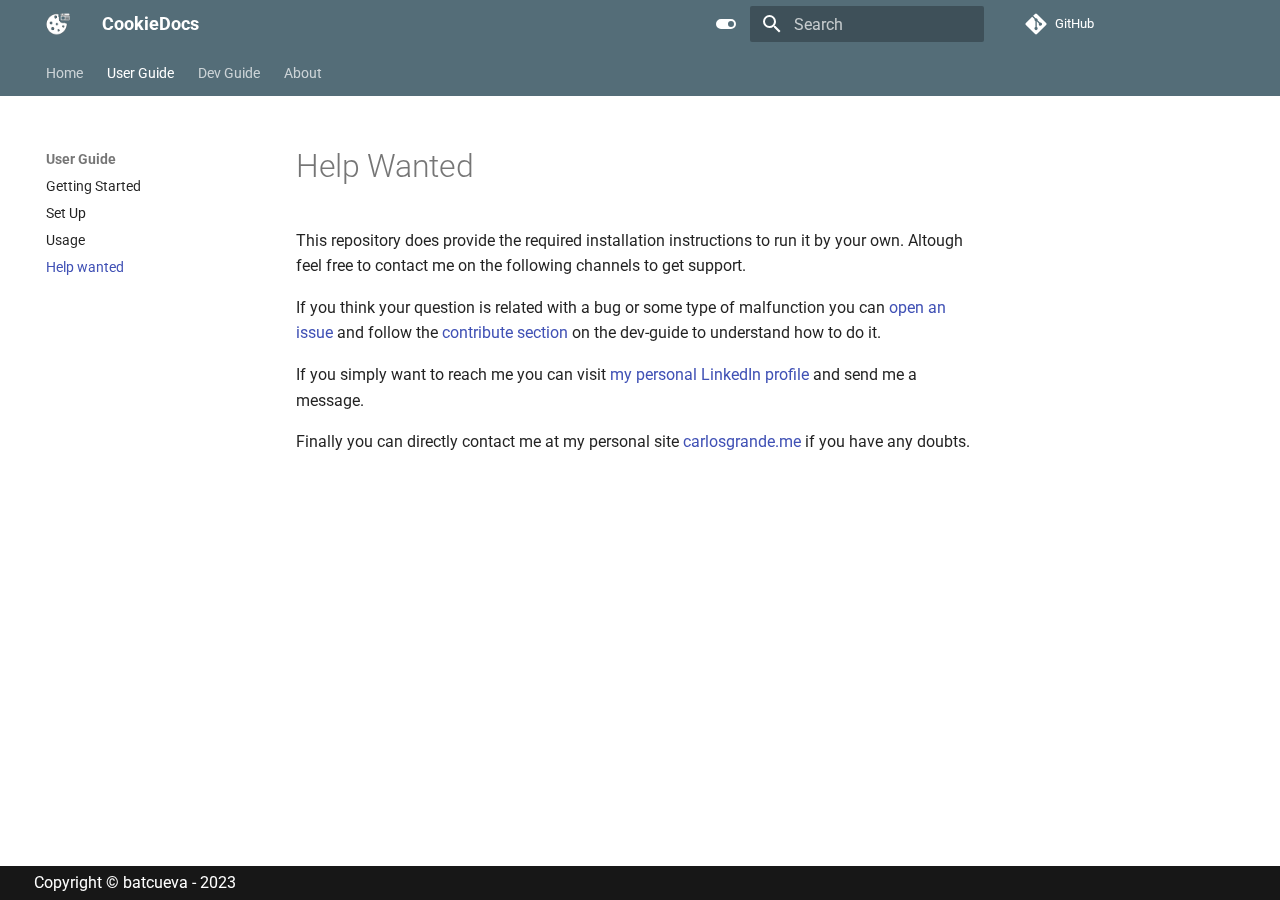
<file: user-guide/help/index.html>
<!-- Elements added to main will be displayed on all pages -->

<!doctype html>
<html lang="en" class="no-js">
  <head>
    
      <meta charset="utf-8">
      <meta name="viewport" content="width=device-width,initial-scale=1">
      
        <meta name="description" content="Create your documentation site in a few minutes">
      
      
      
      
        <link rel="prev" href="../usage/">
      
      
        <link rel="next" href="../../dev-guide/contribute/">
      
      
      <link rel="icon" href="../../assets/images/favicon.svg">
      <meta name="generator" content="mkdocs-1.5.3, mkdocs-material-9.5.3">
    
    
      
        <title>Help wanted - CookieDocs</title>
      
    
    
      <link rel="stylesheet" href="../../assets/stylesheets/main.50c56a3b.min.css">
      
        
        <link rel="stylesheet" href="../../assets/stylesheets/palette.06af60db.min.css">
      
      


    
    
      
    
    
      
        
        
        <link rel="preconnect" href="https://fonts.gstatic.com" crossorigin>
        <link rel="stylesheet" href="https://fonts.googleapis.com/css?family=Roboto:300,300i,400,400i,700,700i%7CRoboto+Mono:400,400i,700,700i&display=fallback">
        <style>:root{--md-text-font:"Roboto";--md-code-font:"Roboto Mono"}</style>
      
    
    
      <link rel="stylesheet" href="../../assets/stylesheets/extra.css">
    
    <script>__md_scope=new URL("../..",location),__md_hash=e=>[...e].reduce((e,_)=>(e<<5)-e+_.charCodeAt(0),0),__md_get=(e,_=localStorage,t=__md_scope)=>JSON.parse(_.getItem(t.pathname+"."+e)),__md_set=(e,_,t=localStorage,a=__md_scope)=>{try{t.setItem(a.pathname+"."+e,JSON.stringify(_))}catch(e){}}</script>
    
      

    
    
    
  </head>
  
  
    
    
      
    
    
    
    
    <body dir="ltr" data-md-color-scheme="default" data-md-color-primary="blue-grey" data-md-color-accent="teal">
  
    
    <input class="md-toggle" data-md-toggle="drawer" type="checkbox" id="__drawer" autocomplete="off">
    <input class="md-toggle" data-md-toggle="search" type="checkbox" id="__search" autocomplete="off">
    <label class="md-overlay" for="__drawer"></label>
    <div data-md-component="skip">
      
        
        <a href="#help-wanted" class="md-skip">
          Skip to content
        </a>
      
    </div>
    <div data-md-component="announce">
      
    </div>
    
    
      

<header class="md-header" data-md-component="header">
  <nav class="md-header__inner md-grid" aria-label="Header">
    <a href="../.." title="CookieDocs" class="md-header__button md-logo" aria-label="CookieDocs" data-md-component="logo">
      
  <img src="../../assets/images/favicon.svg" alt="logo">

    </a>
    <label class="md-header__button md-icon" for="__drawer">
      
      <svg xmlns="http://www.w3.org/2000/svg" viewBox="0 0 24 24"><path d="M3 6h18v2H3V6m0 5h18v2H3v-2m0 5h18v2H3v-2Z"/></svg>
    </label>
    <div class="md-header__title" data-md-component="header-title">
      <div class="md-header__ellipsis">
        <div class="md-header__topic">
          <span class="md-ellipsis">
            CookieDocs
          </span>
        </div>
        <div class="md-header__topic" data-md-component="header-topic">
          <span class="md-ellipsis">
            
              Help wanted
            
          </span>
        </div>
      </div>
    </div>
    
      
        <form class="md-header__option" data-md-component="palette">
  
    
    
    
    <input class="md-option" data-md-color-media="" data-md-color-scheme="default" data-md-color-primary="blue-grey" data-md-color-accent="teal"  aria-label="Switch to dark mode"  type="radio" name="__palette" id="__palette_0">
    
      <label class="md-header__button md-icon" title="Switch to dark mode" for="__palette_1" hidden>
        <svg xmlns="http://www.w3.org/2000/svg" viewBox="0 0 24 24"><path d="M17 7H7a5 5 0 0 0-5 5 5 5 0 0 0 5 5h10a5 5 0 0 0 5-5 5 5 0 0 0-5-5m0 8a3 3 0 0 1-3-3 3 3 0 0 1 3-3 3 3 0 0 1 3 3 3 3 0 0 1-3 3Z"/></svg>
      </label>
    
  
    
    
    
    <input class="md-option" data-md-color-media="" data-md-color-scheme="slate" data-md-color-primary="blue-grey" data-md-color-accent="teal"  aria-label="Switch to light mode"  type="radio" name="__palette" id="__palette_1">
    
      <label class="md-header__button md-icon" title="Switch to light mode" for="__palette_0" hidden>
        <svg xmlns="http://www.w3.org/2000/svg" viewBox="0 0 24 24"><path d="M17 6H7c-3.31 0-6 2.69-6 6s2.69 6 6 6h10c3.31 0 6-2.69 6-6s-2.69-6-6-6zm0 10H7c-2.21 0-4-1.79-4-4s1.79-4 4-4h10c2.21 0 4 1.79 4 4s-1.79 4-4 4zM7 9c-1.66 0-3 1.34-3 3s1.34 3 3 3 3-1.34 3-3-1.34-3-3-3z"/></svg>
      </label>
    
  
</form>
      
    
    
      <script>var media,input,key,value,palette=__md_get("__palette");if(palette&&palette.color){"(prefers-color-scheme)"===palette.color.media&&(media=matchMedia("(prefers-color-scheme: light)"),input=document.querySelector(media.matches?"[data-md-color-media='(prefers-color-scheme: light)']":"[data-md-color-media='(prefers-color-scheme: dark)']"),palette.color.media=input.getAttribute("data-md-color-media"),palette.color.scheme=input.getAttribute("data-md-color-scheme"),palette.color.primary=input.getAttribute("data-md-color-primary"),palette.color.accent=input.getAttribute("data-md-color-accent"));for([key,value]of Object.entries(palette.color))document.body.setAttribute("data-md-color-"+key,value)}</script>
    
    
    
      <label class="md-header__button md-icon" for="__search">
        
        <svg xmlns="http://www.w3.org/2000/svg" viewBox="0 0 24 24"><path d="M9.5 3A6.5 6.5 0 0 1 16 9.5c0 1.61-.59 3.09-1.56 4.23l.27.27h.79l5 5-1.5 1.5-5-5v-.79l-.27-.27A6.516 6.516 0 0 1 9.5 16 6.5 6.5 0 0 1 3 9.5 6.5 6.5 0 0 1 9.5 3m0 2C7 5 5 7 5 9.5S7 14 9.5 14 14 12 14 9.5 12 5 9.5 5Z"/></svg>
      </label>
      <div class="md-search" data-md-component="search" role="dialog">
  <label class="md-search__overlay" for="__search"></label>
  <div class="md-search__inner" role="search">
    <form class="md-search__form" name="search">
      <input type="text" class="md-search__input" name="query" aria-label="Search" placeholder="Search" autocapitalize="off" autocorrect="off" autocomplete="off" spellcheck="false" data-md-component="search-query" required>
      <label class="md-search__icon md-icon" for="__search">
        
        <svg xmlns="http://www.w3.org/2000/svg" viewBox="0 0 24 24"><path d="M9.5 3A6.5 6.5 0 0 1 16 9.5c0 1.61-.59 3.09-1.56 4.23l.27.27h.79l5 5-1.5 1.5-5-5v-.79l-.27-.27A6.516 6.516 0 0 1 9.5 16 6.5 6.5 0 0 1 3 9.5 6.5 6.5 0 0 1 9.5 3m0 2C7 5 5 7 5 9.5S7 14 9.5 14 14 12 14 9.5 12 5 9.5 5Z"/></svg>
        
        <svg xmlns="http://www.w3.org/2000/svg" viewBox="0 0 24 24"><path d="M20 11v2H8l5.5 5.5-1.42 1.42L4.16 12l7.92-7.92L13.5 5.5 8 11h12Z"/></svg>
      </label>
      <nav class="md-search__options" aria-label="Search">
        
        <button type="reset" class="md-search__icon md-icon" title="Clear" aria-label="Clear" tabindex="-1">
          
          <svg xmlns="http://www.w3.org/2000/svg" viewBox="0 0 24 24"><path d="M19 6.41 17.59 5 12 10.59 6.41 5 5 6.41 10.59 12 5 17.59 6.41 19 12 13.41 17.59 19 19 17.59 13.41 12 19 6.41Z"/></svg>
        </button>
      </nav>
      
        <div class="md-search__suggest" data-md-component="search-suggest"></div>
      
    </form>
    <div class="md-search__output">
      <div class="md-search__scrollwrap" data-md-scrollfix>
        <div class="md-search-result" data-md-component="search-result">
          <div class="md-search-result__meta">
            Initializing search
          </div>
          <ol class="md-search-result__list" role="presentation"></ol>
        </div>
      </div>
    </div>
  </div>
</div>
    
    
      <div class="md-header__source">
        <a href="https://github.com/charlstown/cookie-site.git" title="Go to repository" class="md-source" data-md-component="source">
  <div class="md-source__icon md-icon">
    
    <svg xmlns="http://www.w3.org/2000/svg" viewBox="0 0 448 512"><!--! Font Awesome Free 6.5.1 by @fontawesome - https://fontawesome.com License - https://fontawesome.com/license/free (Icons: CC BY 4.0, Fonts: SIL OFL 1.1, Code: MIT License) Copyright 2023 Fonticons, Inc.--><path d="M439.55 236.05 244 40.45a28.87 28.87 0 0 0-40.81 0l-40.66 40.63 51.52 51.52c27.06-9.14 52.68 16.77 43.39 43.68l49.66 49.66c34.23-11.8 61.18 31 35.47 56.69-26.49 26.49-70.21-2.87-56-37.34L240.22 199v121.85c25.3 12.54 22.26 41.85 9.08 55a34.34 34.34 0 0 1-48.55 0c-17.57-17.6-11.07-46.91 11.25-56v-123c-20.8-8.51-24.6-30.74-18.64-45L142.57 101 8.45 235.14a28.86 28.86 0 0 0 0 40.81l195.61 195.6a28.86 28.86 0 0 0 40.8 0l194.69-194.69a28.86 28.86 0 0 0 0-40.81z"/></svg>
  </div>
  <div class="md-source__repository">
    GitHub
  </div>
</a>
      </div>
    
  </nav>
  
</header>
    
    <div class="md-container" data-md-component="container">
      
      
        
          
            
<nav class="md-tabs" aria-label="Tabs" data-md-component="tabs">
  <div class="md-grid">
    <ul class="md-tabs__list">
      
        
  
  
  
    <li class="md-tabs__item">
      <a href="../.." class="md-tabs__link">
        
  
    
  
  Home

      </a>
    </li>
  

      
        
  
  
    
  
  
    
    
      <li class="md-tabs__item md-tabs__item--active">
        <a href="../getting-started/" class="md-tabs__link">
          
  
    
  
  User Guide

        </a>
      </li>
    
  

      
        
  
  
  
    
    
      <li class="md-tabs__item">
        <a href="../../dev-guide/contribute/" class="md-tabs__link">
          
  
    
  
  Dev Guide

        </a>
      </li>
    
  

      
        
  
  
  
    
    
      <li class="md-tabs__item">
        <a href="../../about/license/" class="md-tabs__link">
          
  
    
  
  About

        </a>
      </li>
    
  

      
    </ul>
  </div>
</nav>
          
        
      
      <main class="md-main" data-md-component="main">
        <div class="md-main__inner md-grid">
          
            
              
              <div class="md-sidebar md-sidebar--primary" data-md-component="sidebar" data-md-type="navigation" >
                <div class="md-sidebar__scrollwrap">
                  <div class="md-sidebar__inner">
                    


  


<nav class="md-nav md-nav--primary md-nav--lifted" aria-label="Navigation" data-md-level="0">
  <label class="md-nav__title" for="__drawer">
    <a href="../.." title="CookieDocs" class="md-nav__button md-logo" aria-label="CookieDocs" data-md-component="logo">
      
  <img src="../../assets/images/favicon.svg" alt="logo">

    </a>
    CookieDocs
  </label>
  
    <div class="md-nav__source">
      <a href="https://github.com/charlstown/cookie-site.git" title="Go to repository" class="md-source" data-md-component="source">
  <div class="md-source__icon md-icon">
    
    <svg xmlns="http://www.w3.org/2000/svg" viewBox="0 0 448 512"><!--! Font Awesome Free 6.5.1 by @fontawesome - https://fontawesome.com License - https://fontawesome.com/license/free (Icons: CC BY 4.0, Fonts: SIL OFL 1.1, Code: MIT License) Copyright 2023 Fonticons, Inc.--><path d="M439.55 236.05 244 40.45a28.87 28.87 0 0 0-40.81 0l-40.66 40.63 51.52 51.52c27.06-9.14 52.68 16.77 43.39 43.68l49.66 49.66c34.23-11.8 61.18 31 35.47 56.69-26.49 26.49-70.21-2.87-56-37.34L240.22 199v121.85c25.3 12.54 22.26 41.85 9.08 55a34.34 34.34 0 0 1-48.55 0c-17.57-17.6-11.07-46.91 11.25-56v-123c-20.8-8.51-24.6-30.74-18.64-45L142.57 101 8.45 235.14a28.86 28.86 0 0 0 0 40.81l195.61 195.6a28.86 28.86 0 0 0 40.8 0l194.69-194.69a28.86 28.86 0 0 0 0-40.81z"/></svg>
  </div>
  <div class="md-source__repository">
    GitHub
  </div>
</a>
    </div>
  
  <ul class="md-nav__list" data-md-scrollfix>
    
      
      
  
  
  
  
    <li class="md-nav__item">
      <a href="../.." class="md-nav__link">
        
  
  <span class="md-ellipsis">
    Home
  </span>
  

      </a>
    </li>
  

    
      
      
  
  
    
  
  
  
    
    
      
        
      
        
      
        
      
        
      
    
    
    
    
      
      
    
    <li class="md-nav__item md-nav__item--active md-nav__item--section md-nav__item--nested">
      
        
        
        
        <input class="md-nav__toggle md-toggle " type="checkbox" id="__nav_2" checked>
        
          
          <label class="md-nav__link" for="__nav_2" id="__nav_2_label" tabindex="">
            
  
  <span class="md-ellipsis">
    User Guide
  </span>
  

            <span class="md-nav__icon md-icon"></span>
          </label>
        
        <nav class="md-nav" data-md-level="1" aria-labelledby="__nav_2_label" aria-expanded="true">
          <label class="md-nav__title" for="__nav_2">
            <span class="md-nav__icon md-icon"></span>
            User Guide
          </label>
          <ul class="md-nav__list" data-md-scrollfix>
            
              
                
  
  
  
  
    <li class="md-nav__item">
      <a href="../getting-started/" class="md-nav__link">
        
  
  <span class="md-ellipsis">
    Getting Started
  </span>
  

      </a>
    </li>
  

              
            
              
                
  
  
  
  
    <li class="md-nav__item">
      <a href="../set-up/" class="md-nav__link">
        
  
  <span class="md-ellipsis">
    Set Up
  </span>
  

      </a>
    </li>
  

              
            
              
                
  
  
  
  
    <li class="md-nav__item">
      <a href="../usage/" class="md-nav__link">
        
  
  <span class="md-ellipsis">
    Usage
  </span>
  

      </a>
    </li>
  

              
            
              
                
  
  
    
  
  
  
    <li class="md-nav__item md-nav__item--active">
      
      <input class="md-nav__toggle md-toggle" type="checkbox" id="__toc">
      
      
        
      
      
      <a href="./" class="md-nav__link md-nav__link--active">
        
  
  <span class="md-ellipsis">
    Help wanted
  </span>
  

      </a>
      
    </li>
  

              
            
          </ul>
        </nav>
      
    </li>
  

    
      
      
  
  
  
  
    
    
      
        
      
        
      
    
    
    
    
      
      
    
    <li class="md-nav__item md-nav__item--section md-nav__item--nested">
      
        
        
        
        <input class="md-nav__toggle md-toggle " type="checkbox" id="__nav_3" >
        
          
          <label class="md-nav__link" for="__nav_3" id="__nav_3_label" tabindex="">
            
  
  <span class="md-ellipsis">
    Dev Guide
  </span>
  

            <span class="md-nav__icon md-icon"></span>
          </label>
        
        <nav class="md-nav" data-md-level="1" aria-labelledby="__nav_3_label" aria-expanded="false">
          <label class="md-nav__title" for="__nav_3">
            <span class="md-nav__icon md-icon"></span>
            Dev Guide
          </label>
          <ul class="md-nav__list" data-md-scrollfix>
            
              
                
  
  
  
  
    <li class="md-nav__item">
      <a href="../../dev-guide/contribute/" class="md-nav__link">
        
  
  <span class="md-ellipsis">
    Contribute
  </span>
  

      </a>
    </li>
  

              
            
              
                
  
  
  
  
    <li class="md-nav__item">
      <a href="../../dev-guide/ci-cd/" class="md-nav__link">
        
  
  <span class="md-ellipsis">
    CI CD
  </span>
  

      </a>
    </li>
  

              
            
          </ul>
        </nav>
      
    </li>
  

    
      
      
  
  
  
  
    
    
      
        
      
        
      
    
    
    
    
      
      
    
    <li class="md-nav__item md-nav__item--section md-nav__item--nested">
      
        
        
        
        <input class="md-nav__toggle md-toggle " type="checkbox" id="__nav_4" >
        
          
          <label class="md-nav__link" for="__nav_4" id="__nav_4_label" tabindex="">
            
  
  <span class="md-ellipsis">
    About
  </span>
  

            <span class="md-nav__icon md-icon"></span>
          </label>
        
        <nav class="md-nav" data-md-level="1" aria-labelledby="__nav_4_label" aria-expanded="false">
          <label class="md-nav__title" for="__nav_4">
            <span class="md-nav__icon md-icon"></span>
            About
          </label>
          <ul class="md-nav__list" data-md-scrollfix>
            
              
                
  
  
  
  
    <li class="md-nav__item">
      <a href="../../about/license/" class="md-nav__link">
        
  
  <span class="md-ellipsis">
    License
  </span>
  

      </a>
    </li>
  

              
            
              
                
  
  
  
  
    <li class="md-nav__item">
      <a href="../../about/external-links/" class="md-nav__link">
        
  
  <span class="md-ellipsis">
    External links
  </span>
  

      </a>
    </li>
  

              
            
          </ul>
        </nav>
      
    </li>
  

    
  </ul>
</nav>
                  </div>
                </div>
              </div>
            
            
              
              <div class="md-sidebar md-sidebar--secondary" data-md-component="sidebar" data-md-type="toc" >
                <div class="md-sidebar__scrollwrap">
                  <div class="md-sidebar__inner">
                    

<nav class="md-nav md-nav--secondary" aria-label="Table of contents">
  
  
  
    
  
  
</nav>
                  </div>
                </div>
              </div>
            
          
          
            <div class="md-content" data-md-component="content">
              <article class="md-content__inner md-typeset">
                
                  

  
  


<h1 id="help-wanted">Help Wanted<a class="headerlink" href="#help-wanted" title="Permanent link">&para;</a></h1>
<p>This repository does provide the required installation instructions to run it by your own. Altough feel free to contact me on the following channels to get support.</p>
<p>If you think your question is related with a bug or some type of malfunction you can <a href="https://github.com/charlstown/py-template/issues">open an issue</a> and follow the <a href="/dev-guide/contribute/">contribute section</a> on the dev-guide to understand how to do it.</p>
<p>If you simply want to reach me you can visit <a href="https://www.linkedin.com/in/carlosgn/">my personal LinkedIn profile</a> and send me a message.</p>
<p>Finally you can directly contact me at my personal site <a href="https://carlosgrande.me/contact-me-carlos-grande/">carlosgrande.me</a> if you have any doubts.</p>












                
              </article>
            </div>
          
          
  <script>var tabs=__md_get("__tabs");if(Array.isArray(tabs))e:for(var set of document.querySelectorAll(".tabbed-set")){var tab,labels=set.querySelector(".tabbed-labels");for(tab of tabs)for(var label of labels.getElementsByTagName("label"))if(label.innerText.trim()===tab){var input=document.getElementById(label.htmlFor);input.checked=!0;continue e}}</script>

<script>var target=document.getElementById(location.hash.slice(1));target&&target.name&&(target.checked=target.name.startsWith("__tabbed_"))</script>
        </div>
        
          <button type="button" class="md-top md-icon" data-md-component="top" hidden>
  
  <svg xmlns="http://www.w3.org/2000/svg" viewBox="0 0 24 24"><path d="M13 20h-2V8l-5.5 5.5-1.42-1.42L12 4.16l7.92 7.92-1.42 1.42L13 8v12Z"/></svg>
  Back to top
</button>
        
      </main>
      
<footer class="md-footer">
    <div class="md-footer-meta md-typeset">
        <div class="md-footer-meta__inner md-grid">
            <!-- Copyright and theme information -->
            <div class="md-footer-copyright">
                
                <div class="md-footer-copyright__highlight">
                    Copyright &copy; batcueva - 2023
                </div>
                
            </div>
            
            <div class="md-social">
  
</div>
            
        </div>
    </div>
</footer>

    </div>
    <div class="md-dialog" data-md-component="dialog">
      <div class="md-dialog__inner md-typeset"></div>
    </div>
    
    
    <script id="__config" type="application/json">{"base": "../..", "features": ["navigation.path", "navigation.tracking", "navigation.tabs", "navigation.tabs", "navigation.footer", "navigation.top", "search.suggest", "search.highlight", "content.code.copy", "content.tabs.link", "navigation.indexes"], "search": "../../assets/javascripts/workers/search.f886a092.min.js", "translations": {"clipboard.copied": "Copied to clipboard", "clipboard.copy": "Copy to clipboard", "search.result.more.one": "1 more on this page", "search.result.more.other": "# more on this page", "search.result.none": "No matching documents", "search.result.one": "1 matching document", "search.result.other": "# matching documents", "search.result.placeholder": "Type to start searching", "search.result.term.missing": "Missing", "select.version": "Select version"}}</script>
    
    
      <script src="../../assets/javascripts/bundle.d7c377c4.min.js"></script>
      
        <script src="../../assets/javascripts/extra.js"></script>
      
    
  </body>
</html>
</file>
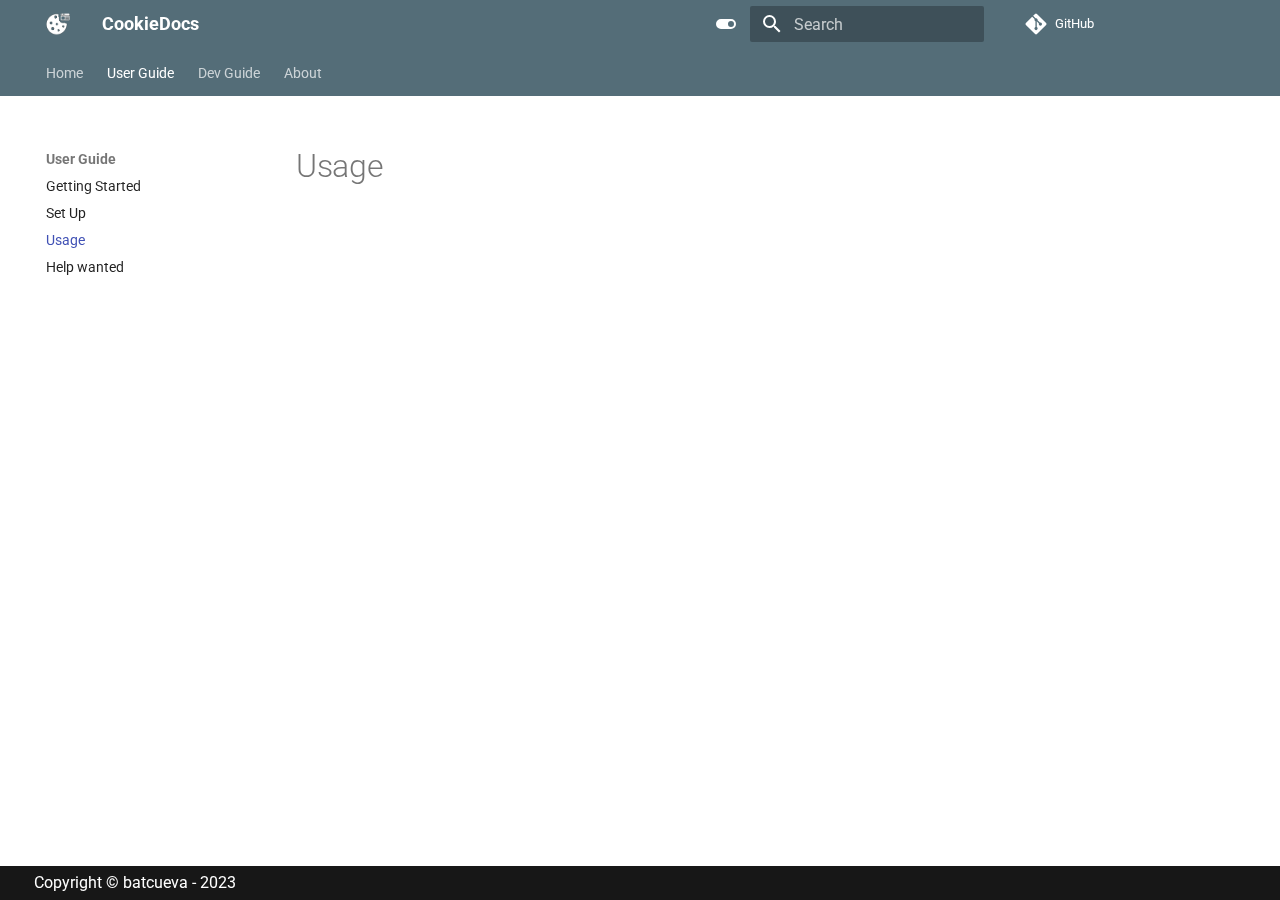
<file: user-guide/usage/index.html>
<!-- Elements added to main will be displayed on all pages -->

<!doctype html>
<html lang="en" class="no-js">
  <head>
    
      <meta charset="utf-8">
      <meta name="viewport" content="width=device-width,initial-scale=1">
      
        <meta name="description" content="Create your documentation site in a few minutes">
      
      
      
      
        <link rel="prev" href="../set-up/">
      
      
        <link rel="next" href="../help/">
      
      
      <link rel="icon" href="../../assets/images/favicon.svg">
      <meta name="generator" content="mkdocs-1.5.3, mkdocs-material-9.5.3">
    
    
      
        <title>Usage - CookieDocs</title>
      
    
    
      <link rel="stylesheet" href="../../assets/stylesheets/main.50c56a3b.min.css">
      
        
        <link rel="stylesheet" href="../../assets/stylesheets/palette.06af60db.min.css">
      
      


    
    
      
    
    
      
        
        
        <link rel="preconnect" href="https://fonts.gstatic.com" crossorigin>
        <link rel="stylesheet" href="https://fonts.googleapis.com/css?family=Roboto:300,300i,400,400i,700,700i%7CRoboto+Mono:400,400i,700,700i&display=fallback">
        <style>:root{--md-text-font:"Roboto";--md-code-font:"Roboto Mono"}</style>
      
    
    
      <link rel="stylesheet" href="../../assets/stylesheets/extra.css">
    
    <script>__md_scope=new URL("../..",location),__md_hash=e=>[...e].reduce((e,_)=>(e<<5)-e+_.charCodeAt(0),0),__md_get=(e,_=localStorage,t=__md_scope)=>JSON.parse(_.getItem(t.pathname+"."+e)),__md_set=(e,_,t=localStorage,a=__md_scope)=>{try{t.setItem(a.pathname+"."+e,JSON.stringify(_))}catch(e){}}</script>
    
      

    
    
    
  </head>
  
  
    
    
      
    
    
    
    
    <body dir="ltr" data-md-color-scheme="default" data-md-color-primary="blue-grey" data-md-color-accent="teal">
  
    
    <input class="md-toggle" data-md-toggle="drawer" type="checkbox" id="__drawer" autocomplete="off">
    <input class="md-toggle" data-md-toggle="search" type="checkbox" id="__search" autocomplete="off">
    <label class="md-overlay" for="__drawer"></label>
    <div data-md-component="skip">
      
        
        <a href="#usage" class="md-skip">
          Skip to content
        </a>
      
    </div>
    <div data-md-component="announce">
      
    </div>
    
    
      

<header class="md-header" data-md-component="header">
  <nav class="md-header__inner md-grid" aria-label="Header">
    <a href="../.." title="CookieDocs" class="md-header__button md-logo" aria-label="CookieDocs" data-md-component="logo">
      
  <img src="../../assets/images/favicon.svg" alt="logo">

    </a>
    <label class="md-header__button md-icon" for="__drawer">
      
      <svg xmlns="http://www.w3.org/2000/svg" viewBox="0 0 24 24"><path d="M3 6h18v2H3V6m0 5h18v2H3v-2m0 5h18v2H3v-2Z"/></svg>
    </label>
    <div class="md-header__title" data-md-component="header-title">
      <div class="md-header__ellipsis">
        <div class="md-header__topic">
          <span class="md-ellipsis">
            CookieDocs
          </span>
        </div>
        <div class="md-header__topic" data-md-component="header-topic">
          <span class="md-ellipsis">
            
              Usage
            
          </span>
        </div>
      </div>
    </div>
    
      
        <form class="md-header__option" data-md-component="palette">
  
    
    
    
    <input class="md-option" data-md-color-media="" data-md-color-scheme="default" data-md-color-primary="blue-grey" data-md-color-accent="teal"  aria-label="Switch to dark mode"  type="radio" name="__palette" id="__palette_0">
    
      <label class="md-header__button md-icon" title="Switch to dark mode" for="__palette_1" hidden>
        <svg xmlns="http://www.w3.org/2000/svg" viewBox="0 0 24 24"><path d="M17 7H7a5 5 0 0 0-5 5 5 5 0 0 0 5 5h10a5 5 0 0 0 5-5 5 5 0 0 0-5-5m0 8a3 3 0 0 1-3-3 3 3 0 0 1 3-3 3 3 0 0 1 3 3 3 3 0 0 1-3 3Z"/></svg>
      </label>
    
  
    
    
    
    <input class="md-option" data-md-color-media="" data-md-color-scheme="slate" data-md-color-primary="blue-grey" data-md-color-accent="teal"  aria-label="Switch to light mode"  type="radio" name="__palette" id="__palette_1">
    
      <label class="md-header__button md-icon" title="Switch to light mode" for="__palette_0" hidden>
        <svg xmlns="http://www.w3.org/2000/svg" viewBox="0 0 24 24"><path d="M17 6H7c-3.31 0-6 2.69-6 6s2.69 6 6 6h10c3.31 0 6-2.69 6-6s-2.69-6-6-6zm0 10H7c-2.21 0-4-1.79-4-4s1.79-4 4-4h10c2.21 0 4 1.79 4 4s-1.79 4-4 4zM7 9c-1.66 0-3 1.34-3 3s1.34 3 3 3 3-1.34 3-3-1.34-3-3-3z"/></svg>
      </label>
    
  
</form>
      
    
    
      <script>var media,input,key,value,palette=__md_get("__palette");if(palette&&palette.color){"(prefers-color-scheme)"===palette.color.media&&(media=matchMedia("(prefers-color-scheme: light)"),input=document.querySelector(media.matches?"[data-md-color-media='(prefers-color-scheme: light)']":"[data-md-color-media='(prefers-color-scheme: dark)']"),palette.color.media=input.getAttribute("data-md-color-media"),palette.color.scheme=input.getAttribute("data-md-color-scheme"),palette.color.primary=input.getAttribute("data-md-color-primary"),palette.color.accent=input.getAttribute("data-md-color-accent"));for([key,value]of Object.entries(palette.color))document.body.setAttribute("data-md-color-"+key,value)}</script>
    
    
    
      <label class="md-header__button md-icon" for="__search">
        
        <svg xmlns="http://www.w3.org/2000/svg" viewBox="0 0 24 24"><path d="M9.5 3A6.5 6.5 0 0 1 16 9.5c0 1.61-.59 3.09-1.56 4.23l.27.27h.79l5 5-1.5 1.5-5-5v-.79l-.27-.27A6.516 6.516 0 0 1 9.5 16 6.5 6.5 0 0 1 3 9.5 6.5 6.5 0 0 1 9.5 3m0 2C7 5 5 7 5 9.5S7 14 9.5 14 14 12 14 9.5 12 5 9.5 5Z"/></svg>
      </label>
      <div class="md-search" data-md-component="search" role="dialog">
  <label class="md-search__overlay" for="__search"></label>
  <div class="md-search__inner" role="search">
    <form class="md-search__form" name="search">
      <input type="text" class="md-search__input" name="query" aria-label="Search" placeholder="Search" autocapitalize="off" autocorrect="off" autocomplete="off" spellcheck="false" data-md-component="search-query" required>
      <label class="md-search__icon md-icon" for="__search">
        
        <svg xmlns="http://www.w3.org/2000/svg" viewBox="0 0 24 24"><path d="M9.5 3A6.5 6.5 0 0 1 16 9.5c0 1.61-.59 3.09-1.56 4.23l.27.27h.79l5 5-1.5 1.5-5-5v-.79l-.27-.27A6.516 6.516 0 0 1 9.5 16 6.5 6.5 0 0 1 3 9.5 6.5 6.5 0 0 1 9.5 3m0 2C7 5 5 7 5 9.5S7 14 9.5 14 14 12 14 9.5 12 5 9.5 5Z"/></svg>
        
        <svg xmlns="http://www.w3.org/2000/svg" viewBox="0 0 24 24"><path d="M20 11v2H8l5.5 5.5-1.42 1.42L4.16 12l7.92-7.92L13.5 5.5 8 11h12Z"/></svg>
      </label>
      <nav class="md-search__options" aria-label="Search">
        
        <button type="reset" class="md-search__icon md-icon" title="Clear" aria-label="Clear" tabindex="-1">
          
          <svg xmlns="http://www.w3.org/2000/svg" viewBox="0 0 24 24"><path d="M19 6.41 17.59 5 12 10.59 6.41 5 5 6.41 10.59 12 5 17.59 6.41 19 12 13.41 17.59 19 19 17.59 13.41 12 19 6.41Z"/></svg>
        </button>
      </nav>
      
        <div class="md-search__suggest" data-md-component="search-suggest"></div>
      
    </form>
    <div class="md-search__output">
      <div class="md-search__scrollwrap" data-md-scrollfix>
        <div class="md-search-result" data-md-component="search-result">
          <div class="md-search-result__meta">
            Initializing search
          </div>
          <ol class="md-search-result__list" role="presentation"></ol>
        </div>
      </div>
    </div>
  </div>
</div>
    
    
      <div class="md-header__source">
        <a href="https://github.com/charlstown/cookie-site.git" title="Go to repository" class="md-source" data-md-component="source">
  <div class="md-source__icon md-icon">
    
    <svg xmlns="http://www.w3.org/2000/svg" viewBox="0 0 448 512"><!--! Font Awesome Free 6.5.1 by @fontawesome - https://fontawesome.com License - https://fontawesome.com/license/free (Icons: CC BY 4.0, Fonts: SIL OFL 1.1, Code: MIT License) Copyright 2023 Fonticons, Inc.--><path d="M439.55 236.05 244 40.45a28.87 28.87 0 0 0-40.81 0l-40.66 40.63 51.52 51.52c27.06-9.14 52.68 16.77 43.39 43.68l49.66 49.66c34.23-11.8 61.18 31 35.47 56.69-26.49 26.49-70.21-2.87-56-37.34L240.22 199v121.85c25.3 12.54 22.26 41.85 9.08 55a34.34 34.34 0 0 1-48.55 0c-17.57-17.6-11.07-46.91 11.25-56v-123c-20.8-8.51-24.6-30.74-18.64-45L142.57 101 8.45 235.14a28.86 28.86 0 0 0 0 40.81l195.61 195.6a28.86 28.86 0 0 0 40.8 0l194.69-194.69a28.86 28.86 0 0 0 0-40.81z"/></svg>
  </div>
  <div class="md-source__repository">
    GitHub
  </div>
</a>
      </div>
    
  </nav>
  
</header>
    
    <div class="md-container" data-md-component="container">
      
      
        
          
            
<nav class="md-tabs" aria-label="Tabs" data-md-component="tabs">
  <div class="md-grid">
    <ul class="md-tabs__list">
      
        
  
  
  
    <li class="md-tabs__item">
      <a href="../.." class="md-tabs__link">
        
  
    
  
  Home

      </a>
    </li>
  

      
        
  
  
    
  
  
    
    
      <li class="md-tabs__item md-tabs__item--active">
        <a href="../getting-started/" class="md-tabs__link">
          
  
    
  
  User Guide

        </a>
      </li>
    
  

      
        
  
  
  
    
    
      <li class="md-tabs__item">
        <a href="../../dev-guide/contribute/" class="md-tabs__link">
          
  
    
  
  Dev Guide

        </a>
      </li>
    
  

      
        
  
  
  
    
    
      <li class="md-tabs__item">
        <a href="../../about/license/" class="md-tabs__link">
          
  
    
  
  About

        </a>
      </li>
    
  

      
    </ul>
  </div>
</nav>
          
        
      
      <main class="md-main" data-md-component="main">
        <div class="md-main__inner md-grid">
          
            
              
              <div class="md-sidebar md-sidebar--primary" data-md-component="sidebar" data-md-type="navigation" >
                <div class="md-sidebar__scrollwrap">
                  <div class="md-sidebar__inner">
                    


  


<nav class="md-nav md-nav--primary md-nav--lifted" aria-label="Navigation" data-md-level="0">
  <label class="md-nav__title" for="__drawer">
    <a href="../.." title="CookieDocs" class="md-nav__button md-logo" aria-label="CookieDocs" data-md-component="logo">
      
  <img src="../../assets/images/favicon.svg" alt="logo">

    </a>
    CookieDocs
  </label>
  
    <div class="md-nav__source">
      <a href="https://github.com/charlstown/cookie-site.git" title="Go to repository" class="md-source" data-md-component="source">
  <div class="md-source__icon md-icon">
    
    <svg xmlns="http://www.w3.org/2000/svg" viewBox="0 0 448 512"><!--! Font Awesome Free 6.5.1 by @fontawesome - https://fontawesome.com License - https://fontawesome.com/license/free (Icons: CC BY 4.0, Fonts: SIL OFL 1.1, Code: MIT License) Copyright 2023 Fonticons, Inc.--><path d="M439.55 236.05 244 40.45a28.87 28.87 0 0 0-40.81 0l-40.66 40.63 51.52 51.52c27.06-9.14 52.68 16.77 43.39 43.68l49.66 49.66c34.23-11.8 61.18 31 35.47 56.69-26.49 26.49-70.21-2.87-56-37.34L240.22 199v121.85c25.3 12.54 22.26 41.85 9.08 55a34.34 34.34 0 0 1-48.55 0c-17.57-17.6-11.07-46.91 11.25-56v-123c-20.8-8.51-24.6-30.74-18.64-45L142.57 101 8.45 235.14a28.86 28.86 0 0 0 0 40.81l195.61 195.6a28.86 28.86 0 0 0 40.8 0l194.69-194.69a28.86 28.86 0 0 0 0-40.81z"/></svg>
  </div>
  <div class="md-source__repository">
    GitHub
  </div>
</a>
    </div>
  
  <ul class="md-nav__list" data-md-scrollfix>
    
      
      
  
  
  
  
    <li class="md-nav__item">
      <a href="../.." class="md-nav__link">
        
  
  <span class="md-ellipsis">
    Home
  </span>
  

      </a>
    </li>
  

    
      
      
  
  
    
  
  
  
    
    
      
        
      
        
      
        
      
        
      
    
    
    
    
      
      
    
    <li class="md-nav__item md-nav__item--active md-nav__item--section md-nav__item--nested">
      
        
        
        
        <input class="md-nav__toggle md-toggle " type="checkbox" id="__nav_2" checked>
        
          
          <label class="md-nav__link" for="__nav_2" id="__nav_2_label" tabindex="">
            
  
  <span class="md-ellipsis">
    User Guide
  </span>
  

            <span class="md-nav__icon md-icon"></span>
          </label>
        
        <nav class="md-nav" data-md-level="1" aria-labelledby="__nav_2_label" aria-expanded="true">
          <label class="md-nav__title" for="__nav_2">
            <span class="md-nav__icon md-icon"></span>
            User Guide
          </label>
          <ul class="md-nav__list" data-md-scrollfix>
            
              
                
  
  
  
  
    <li class="md-nav__item">
      <a href="../getting-started/" class="md-nav__link">
        
  
  <span class="md-ellipsis">
    Getting Started
  </span>
  

      </a>
    </li>
  

              
            
              
                
  
  
  
  
    <li class="md-nav__item">
      <a href="../set-up/" class="md-nav__link">
        
  
  <span class="md-ellipsis">
    Set Up
  </span>
  

      </a>
    </li>
  

              
            
              
                
  
  
    
  
  
  
    <li class="md-nav__item md-nav__item--active">
      
      <input class="md-nav__toggle md-toggle" type="checkbox" id="__toc">
      
      
        
      
      
      <a href="./" class="md-nav__link md-nav__link--active">
        
  
  <span class="md-ellipsis">
    Usage
  </span>
  

      </a>
      
    </li>
  

              
            
              
                
  
  
  
  
    <li class="md-nav__item">
      <a href="../help/" class="md-nav__link">
        
  
  <span class="md-ellipsis">
    Help wanted
  </span>
  

      </a>
    </li>
  

              
            
          </ul>
        </nav>
      
    </li>
  

    
      
      
  
  
  
  
    
    
      
        
      
        
      
    
    
    
    
      
      
    
    <li class="md-nav__item md-nav__item--section md-nav__item--nested">
      
        
        
        
        <input class="md-nav__toggle md-toggle " type="checkbox" id="__nav_3" >
        
          
          <label class="md-nav__link" for="__nav_3" id="__nav_3_label" tabindex="">
            
  
  <span class="md-ellipsis">
    Dev Guide
  </span>
  

            <span class="md-nav__icon md-icon"></span>
          </label>
        
        <nav class="md-nav" data-md-level="1" aria-labelledby="__nav_3_label" aria-expanded="false">
          <label class="md-nav__title" for="__nav_3">
            <span class="md-nav__icon md-icon"></span>
            Dev Guide
          </label>
          <ul class="md-nav__list" data-md-scrollfix>
            
              
                
  
  
  
  
    <li class="md-nav__item">
      <a href="../../dev-guide/contribute/" class="md-nav__link">
        
  
  <span class="md-ellipsis">
    Contribute
  </span>
  

      </a>
    </li>
  

              
            
              
                
  
  
  
  
    <li class="md-nav__item">
      <a href="../../dev-guide/ci-cd/" class="md-nav__link">
        
  
  <span class="md-ellipsis">
    CI CD
  </span>
  

      </a>
    </li>
  

              
            
          </ul>
        </nav>
      
    </li>
  

    
      
      
  
  
  
  
    
    
      
        
      
        
      
    
    
    
    
      
      
    
    <li class="md-nav__item md-nav__item--section md-nav__item--nested">
      
        
        
        
        <input class="md-nav__toggle md-toggle " type="checkbox" id="__nav_4" >
        
          
          <label class="md-nav__link" for="__nav_4" id="__nav_4_label" tabindex="">
            
  
  <span class="md-ellipsis">
    About
  </span>
  

            <span class="md-nav__icon md-icon"></span>
          </label>
        
        <nav class="md-nav" data-md-level="1" aria-labelledby="__nav_4_label" aria-expanded="false">
          <label class="md-nav__title" for="__nav_4">
            <span class="md-nav__icon md-icon"></span>
            About
          </label>
          <ul class="md-nav__list" data-md-scrollfix>
            
              
                
  
  
  
  
    <li class="md-nav__item">
      <a href="../../about/license/" class="md-nav__link">
        
  
  <span class="md-ellipsis">
    License
  </span>
  

      </a>
    </li>
  

              
            
              
                
  
  
  
  
    <li class="md-nav__item">
      <a href="../../about/external-links/" class="md-nav__link">
        
  
  <span class="md-ellipsis">
    External links
  </span>
  

      </a>
    </li>
  

              
            
          </ul>
        </nav>
      
    </li>
  

    
  </ul>
</nav>
                  </div>
                </div>
              </div>
            
            
              
              <div class="md-sidebar md-sidebar--secondary" data-md-component="sidebar" data-md-type="toc" >
                <div class="md-sidebar__scrollwrap">
                  <div class="md-sidebar__inner">
                    

<nav class="md-nav md-nav--secondary" aria-label="Table of contents">
  
  
  
    
  
  
</nav>
                  </div>
                </div>
              </div>
            
          
          
            <div class="md-content" data-md-component="content">
              <article class="md-content__inner md-typeset">
                
                  

  
  


<h1 id="usage">Usage<a class="headerlink" href="#usage" title="Permanent link">&para;</a></h1>












                
              </article>
            </div>
          
          
  <script>var tabs=__md_get("__tabs");if(Array.isArray(tabs))e:for(var set of document.querySelectorAll(".tabbed-set")){var tab,labels=set.querySelector(".tabbed-labels");for(tab of tabs)for(var label of labels.getElementsByTagName("label"))if(label.innerText.trim()===tab){var input=document.getElementById(label.htmlFor);input.checked=!0;continue e}}</script>

<script>var target=document.getElementById(location.hash.slice(1));target&&target.name&&(target.checked=target.name.startsWith("__tabbed_"))</script>
        </div>
        
          <button type="button" class="md-top md-icon" data-md-component="top" hidden>
  
  <svg xmlns="http://www.w3.org/2000/svg" viewBox="0 0 24 24"><path d="M13 20h-2V8l-5.5 5.5-1.42-1.42L12 4.16l7.92 7.92-1.42 1.42L13 8v12Z"/></svg>
  Back to top
</button>
        
      </main>
      
<footer class="md-footer">
    <div class="md-footer-meta md-typeset">
        <div class="md-footer-meta__inner md-grid">
            <!-- Copyright and theme information -->
            <div class="md-footer-copyright">
                
                <div class="md-footer-copyright__highlight">
                    Copyright &copy; batcueva - 2023
                </div>
                
            </div>
            
            <div class="md-social">
  
</div>
            
        </div>
    </div>
</footer>

    </div>
    <div class="md-dialog" data-md-component="dialog">
      <div class="md-dialog__inner md-typeset"></div>
    </div>
    
    
    <script id="__config" type="application/json">{"base": "../..", "features": ["navigation.path", "navigation.tracking", "navigation.tabs", "navigation.tabs", "navigation.footer", "navigation.top", "search.suggest", "search.highlight", "content.code.copy", "content.tabs.link", "navigation.indexes"], "search": "../../assets/javascripts/workers/search.f886a092.min.js", "translations": {"clipboard.copied": "Copied to clipboard", "clipboard.copy": "Copy to clipboard", "search.result.more.one": "1 more on this page", "search.result.more.other": "# more on this page", "search.result.none": "No matching documents", "search.result.one": "1 matching document", "search.result.other": "# matching documents", "search.result.placeholder": "Type to start searching", "search.result.term.missing": "Missing", "select.version": "Select version"}}</script>
    
    
      <script src="../../assets/javascripts/bundle.d7c377c4.min.js"></script>
      
        <script src="../../assets/javascripts/extra.js"></script>
      
    
  </body>
</html>
</file>
<file: assets/stylesheets/extra.css>
/* Global CSS */

hr {
    border: 0;
    box-sizing: initial;
    display: block;
    height: 0.05rem;
    overflow: visible;
    padding: 0;
    border-bottom: 0.05rem solid var(--md-default-fg-color--lightest);
    display: flow-root;
    margin: 2em 0;
  }
  
  .highlighted {
    color: var(--md-accent-fg-color);
    font-weight: bold;
  }
  
  .text-custom-color {
    color: var(--md-accent-fg-color)!important;
  }
  
  .image-border {
    border-radius: 1rem;
    border: 0.1rem solid var(--md-default-fg-color--lightest);
  }
  
  .steps ul {
    list-style-type: none;
    counter-reset: item;
    margin: 0;
    padding: 0;
  }
  
  .steps li::before {
  content: counter(item);
  background-color: var(--md-default-fg-color--lightest);
  border: 0px solid black;
  border-radius: 100%;
  display: inline-block;
  width: 20px;
  height: 20px;
  line-height: 20px;
  text-align: center;
  position: absolute;
  left: 0;
  top: 0;
  color: black;
  font-size: .7rem;
  }
  
  .steps li {
    counter-increment: item;
    margin-bottom: 1rem!important;
    position: relative;
    padding-left: 30px;
  }
  
  .unit {
    justify-content: left;
    display: grid;
    grid-gap: 1rem;
    margin: 0.5rem 0;
    padding-bottom: 0.4rem;
  }
  
  .unit ul {
    display: contents!important;
  }
  
  .unit ul hr {
    height: 10px;
  }
  
  .unit > ul > li {
    list-style: none;
    text-align: left;
    padding: 0.8rem;
    border: 0.05rem solid var(--md-default-fg-color--lightest);
    border-radius: 0.1rem;
    display: block;
    transition: border .25s,box-shadow .25s;
    height: 100%;
    position: relative;
    margin-left: 0!important;
  }
  
  .output {
  width: 200px;
  border: 1px solid var(--md-default-fg-color--lightest);
  border-radius: 15px;
  display: block;
  margin: 0;
  padding: .7em .7em;
  width: auto;
  color: grey;
  font-style: italic;
  font-family: var(--md-code-font-family);
  font-size: .85em;
  }
  
  div.output::before {
  content: "Output:";
  display: block;
  margin-bottom: 10px;
  font-size: small;
  }
  
  /* Classes to create grids and cards embeded in the markdown (extension md_in_html needed) */
  .cards {
  justify-content: center;
  display: grid;
  grid-gap: 0.4rem;
  margin: 0.5rem 0;
  }
  
  .img-max-height {
    max-height: 450px!important;
  }
  
  .row-1 {
    grid-template-columns: none!important;
    }
  
  .row-2 {
  grid-template-columns: repeat(2, minmax(8rem, 1fr));
  }
  
  .row-auto {
  grid-template-columns: repeat(auto-fit, minmax(8rem, 1fr));
  }
  
  .cards ul {
  display: contents!important;
  }
  
  .cards ul li {
  list-style: none;
  text-align: left;
  padding: 0.8rem;
  border: 0.05rem solid var(--md-default-fg-color--lightest);
  border-radius: 0.1rem;
  display: block;
  transition: border .25s,box-shadow .25s;
  height: 100%;
  position: relative;
  }
  
  .cards p:nth-last-child(2) {
  margin-bottom: 1rem;
  }
  
  .cards ul p:has(a) {
  bottom: 0;
  }

  .cards a {
    margin-bottom: 10px;
  }
  
  .cards hr {
  margin: 0.3rem 0;
  }
  
  .cards ul li:hover {
  border-color: #0000;
  box-shadow: var(--md-shadow-z2);
  }
  
  .grid {
  grid-gap: 0.4rem;
  display: grid;
  margin: 1em 0;
  }
  
  .grid ul {
  display: contents!important;
  list-style: none;
  }
  
  /* .grid ul li a {
  list-style: none;
  text-align: left;
  padding: 0.8rem;
  border: 0.05rem solid var(--md-default-fg-color--lightest);
  border-radius: 0.1rem;
  display: block;
  transition: border .25s, color .25s;
  }
  
  .grid ul li a:hover {
  border-color: var(--md-accent-fg-color);
  color: var(--md-accent-fg-color);
  } */
</file>
<file: assets/stylesheets/main.50c56a3b.min.css>
@charset "UTF-8";html{-webkit-text-size-adjust:none;-moz-text-size-adjust:none;text-size-adjust:none;box-sizing:border-box}*,:after,:before{box-sizing:inherit}@media (prefers-reduced-motion){*,:after,:before{transition:none!important}}body{margin:0}a,button,input,label{-webkit-tap-highlight-color:transparent}a{color:inherit;text-decoration:none}hr{border:0;box-sizing:initial;display:block;height:.05rem;overflow:visible;padding:0}small{font-size:80%}sub,sup{line-height:1em}img{border-style:none}table{border-collapse:initial;border-spacing:0}td,th{font-weight:400;vertical-align:top}button{background:#0000;border:0;font-family:inherit;font-size:inherit;margin:0;padding:0}input{border:0;outline:none}:root{--md-primary-fg-color:#4051b5;--md-primary-fg-color--light:#5d6cc0;--md-primary-fg-color--dark:#303fa1;--md-primary-bg-color:#fff;--md-primary-bg-color--light:#ffffffb3;--md-accent-fg-color:#526cfe;--md-accent-fg-color--transparent:#526cfe1a;--md-accent-bg-color:#fff;--md-accent-bg-color--light:#ffffffb3}[data-md-color-scheme=default]{color-scheme:light}[data-md-color-scheme=default] img[src$="#gh-dark-mode-only"],[data-md-color-scheme=default] img[src$="#only-dark"]{display:none}:root,[data-md-color-scheme=default]{--md-hue:225deg;--md-default-fg-color:#000000de;--md-default-fg-color--light:#0000008a;--md-default-fg-color--lighter:#00000052;--md-default-fg-color--lightest:#00000012;--md-default-bg-color:#fff;--md-default-bg-color--light:#ffffffb3;--md-default-bg-color--lighter:#ffffff4d;--md-default-bg-color--lightest:#ffffff1f;--md-code-fg-color:#36464e;--md-code-bg-color:#f5f5f5;--md-code-hl-color:#4287ff;--md-code-hl-color--light:#4287ff1a;--md-code-hl-number-color:#d52a2a;--md-code-hl-special-color:#db1457;--md-code-hl-function-color:#a846b9;--md-code-hl-constant-color:#6e59d9;--md-code-hl-keyword-color:#3f6ec6;--md-code-hl-string-color:#1c7d4d;--md-code-hl-name-color:var(--md-code-fg-color);--md-code-hl-operator-color:var(--md-default-fg-color--light);--md-code-hl-punctuation-color:var(--md-default-fg-color--light);--md-code-hl-comment-color:var(--md-default-fg-color--light);--md-code-hl-generic-color:var(--md-default-fg-color--light);--md-code-hl-variable-color:var(--md-default-fg-color--light);--md-typeset-color:var(--md-default-fg-color);--md-typeset-a-color:var(--md-primary-fg-color);--md-typeset-del-color:#f5503d26;--md-typeset-ins-color:#0bd57026;--md-typeset-kbd-color:#fafafa;--md-typeset-kbd-accent-color:#fff;--md-typeset-kbd-border-color:#b8b8b8;--md-typeset-mark-color:#ffff0080;--md-typeset-table-color:#0000001f;--md-typeset-table-color--light:rgba(0,0,0,.035);--md-admonition-fg-color:var(--md-default-fg-color);--md-admonition-bg-color:var(--md-default-bg-color);--md-warning-fg-color:#000000de;--md-warning-bg-color:#ff9;--md-footer-fg-color:#fff;--md-footer-fg-color--light:#ffffffb3;--md-footer-fg-color--lighter:#ffffff73;--md-footer-bg-color:#000000de;--md-footer-bg-color--dark:#00000052;--md-shadow-z1:0 0.2rem 0.5rem #0000000d,0 0 0.05rem #0000001a;--md-shadow-z2:0 0.2rem 0.5rem #0000001a,0 0 0.05rem #00000040;--md-shadow-z3:0 0.2rem 0.5rem #0003,0 0 0.05rem #00000059}.md-icon svg{fill:currentcolor;display:block;height:1.2rem;width:1.2rem}body{-webkit-font-smoothing:antialiased;-moz-osx-font-smoothing:grayscale;--md-text-font-family:var(--md-text-font,_),-apple-system,BlinkMacSystemFont,Helvetica,Arial,sans-serif;--md-code-font-family:var(--md-code-font,_),SFMono-Regular,Consolas,Menlo,monospace}aside,body,input{font-feature-settings:"kern","liga";color:var(--md-typeset-color);font-family:var(--md-text-font-family)}code,kbd,pre{font-feature-settings:"kern";font-family:var(--md-code-font-family)}:root{--md-typeset-table-sort-icon:url('data:image/svg+xml;charset=utf-8,<svg xmlns="http://www.w3.org/2000/svg" viewBox="0 0 24 24"><path d="m18 21-4-4h3V7h-3l4-4 4 4h-3v10h3M2 19v-2h10v2M2 13v-2h7v2M2 7V5h4v2H2Z"/></svg>');--md-typeset-table-sort-icon--asc:url('data:image/svg+xml;charset=utf-8,<svg xmlns="http://www.w3.org/2000/svg" viewBox="0 0 24 24"><path d="M19 17h3l-4 4-4-4h3V3h2M2 17h10v2H2M6 5v2H2V5m0 6h7v2H2v-2Z"/></svg>');--md-typeset-table-sort-icon--desc:url('data:image/svg+xml;charset=utf-8,<svg xmlns="http://www.w3.org/2000/svg" viewBox="0 0 24 24"><path d="M19 7h3l-4-4-4 4h3v14h2M2 17h10v2H2M6 5v2H2V5m0 6h7v2H2v-2Z"/></svg>')}.md-typeset{-webkit-print-color-adjust:exact;color-adjust:exact;font-size:.8rem;line-height:1.6}@media print{.md-typeset{font-size:.68rem}}.md-typeset blockquote,.md-typeset dl,.md-typeset figure,.md-typeset ol,.md-typeset pre,.md-typeset ul{margin-bottom:1em;margin-top:1em}.md-typeset h1{color:var(--md-default-fg-color--light);font-size:2em;line-height:1.3;margin:0 0 1.25em}.md-typeset h1,.md-typeset h2{font-weight:300;letter-spacing:-.01em}.md-typeset h2{font-size:1.5625em;line-height:1.4;margin:1.6em 0 .64em}.md-typeset h3{font-size:1.25em;font-weight:400;letter-spacing:-.01em;line-height:1.5;margin:1.6em 0 .8em}.md-typeset h2+h3{margin-top:.8em}.md-typeset h4{font-weight:700;letter-spacing:-.01em;margin:1em 0}.md-typeset h5,.md-typeset h6{color:var(--md-default-fg-color--light);font-size:.8em;font-weight:700;letter-spacing:-.01em;margin:1.25em 0}.md-typeset h5{text-transform:uppercase}.md-typeset hr{border-bottom:.05rem solid var(--md-default-fg-color--lightest);display:flow-root;margin:1.5em 0}.md-typeset a{color:var(--md-typeset-a-color);word-break:break-word}.md-typeset a,.md-typeset a:before{transition:color 125ms}.md-typeset a:focus,.md-typeset a:hover{color:var(--md-accent-fg-color)}.md-typeset a:focus code,.md-typeset a:hover code{background-color:var(--md-accent-fg-color--transparent)}.md-typeset a code{color:currentcolor;transition:background-color 125ms}.md-typeset a.focus-visible{outline-color:var(--md-accent-fg-color);outline-offset:.2rem}.md-typeset code,.md-typeset kbd,.md-typeset pre{color:var(--md-code-fg-color);direction:ltr;font-variant-ligatures:none}@media print{.md-typeset code,.md-typeset kbd,.md-typeset pre{white-space:pre-wrap}}.md-typeset code{background-color:var(--md-code-bg-color);border-radius:.1rem;-webkit-box-decoration-break:clone;box-decoration-break:clone;font-size:.85em;padding:0 .2941176471em;word-break:break-word}.md-typeset code:not(.focus-visible){-webkit-tap-highlight-color:transparent;outline:none}.md-typeset pre{display:flow-root;line-height:1.4;position:relative}.md-typeset pre>code{-webkit-box-decoration-break:slice;box-decoration-break:slice;box-shadow:none;display:block;margin:0;outline-color:var(--md-accent-fg-color);overflow:auto;padding:.7720588235em 1.1764705882em;scrollbar-color:var(--md-default-fg-color--lighter) #0000;scrollbar-width:thin;touch-action:auto;word-break:normal}.md-typeset pre>code:hover{scrollbar-color:var(--md-accent-fg-color) #0000}.md-typeset pre>code::-webkit-scrollbar{height:.2rem;width:.2rem}.md-typeset pre>code::-webkit-scrollbar-thumb{background-color:var(--md-default-fg-color--lighter)}.md-typeset pre>code::-webkit-scrollbar-thumb:hover{background-color:var(--md-accent-fg-color)}.md-typeset kbd{background-color:var(--md-typeset-kbd-color);border-radius:.1rem;box-shadow:0 .1rem 0 .05rem var(--md-typeset-kbd-border-color),0 .1rem 0 var(--md-typeset-kbd-border-color),0 -.1rem .2rem var(--md-typeset-kbd-accent-color) inset;color:var(--md-default-fg-color);display:inline-block;font-size:.75em;padding:0 .6666666667em;vertical-align:text-top;word-break:break-word}.md-typeset mark{background-color:var(--md-typeset-mark-color);-webkit-box-decoration-break:clone;box-decoration-break:clone;color:inherit;word-break:break-word}.md-typeset abbr{border-bottom:.05rem dotted var(--md-default-fg-color--light);cursor:help;text-decoration:none}.md-typeset small{opacity:.75}[dir=ltr] .md-typeset sub,[dir=ltr] .md-typeset sup{margin-left:.078125em}[dir=rtl] .md-typeset sub,[dir=rtl] .md-typeset sup{margin-right:.078125em}[dir=ltr] .md-typeset blockquote{padding-left:.6rem}[dir=rtl] .md-typeset blockquote{padding-right:.6rem}[dir=ltr] .md-typeset blockquote{border-left:.2rem solid var(--md-default-fg-color--lighter)}[dir=rtl] .md-typeset blockquote{border-right:.2rem solid var(--md-default-fg-color--lighter)}.md-typeset blockquote{color:var(--md-default-fg-color--light);margin-left:0;margin-right:0}.md-typeset ul{list-style-type:disc}[dir=ltr] .md-typeset ol,[dir=ltr] .md-typeset ul{margin-left:.625em}[dir=rtl] .md-typeset ol,[dir=rtl] .md-typeset ul{margin-right:.625em}.md-typeset ol,.md-typeset ul{padding:0}.md-typeset ol:not([hidden]),.md-typeset ul:not([hidden]){display:flow-root}.md-typeset ol ol,.md-typeset ul ol{list-style-type:lower-alpha}.md-typeset ol ol ol,.md-typeset ul ol ol{list-style-type:lower-roman}[dir=ltr] .md-typeset ol li,[dir=ltr] .md-typeset ul li{margin-left:1.25em}[dir=rtl] .md-typeset ol li,[dir=rtl] .md-typeset ul li{margin-right:1.25em}.md-typeset ol li,.md-typeset ul li{margin-bottom:.5em}.md-typeset ol li blockquote,.md-typeset ol li p,.md-typeset ul li blockquote,.md-typeset ul li p{margin:.5em 0}.md-typeset ol li:last-child,.md-typeset ul li:last-child{margin-bottom:0}[dir=ltr] .md-typeset ol li ol,[dir=ltr] .md-typeset ol li ul,[dir=ltr] .md-typeset ul li ol,[dir=ltr] .md-typeset ul li ul{margin-left:.625em}[dir=rtl] .md-typeset ol li ol,[dir=rtl] .md-typeset ol li ul,[dir=rtl] .md-typeset ul li ol,[dir=rtl] .md-typeset ul li ul{margin-right:.625em}.md-typeset ol li ol,.md-typeset ol li ul,.md-typeset ul li ol,.md-typeset ul li ul{margin-bottom:.5em;margin-top:.5em}[dir=ltr] .md-typeset dd{margin-left:1.875em}[dir=rtl] .md-typeset dd{margin-right:1.875em}.md-typeset dd{margin-bottom:1.5em;margin-top:1em}.md-typeset img,.md-typeset svg,.md-typeset video{height:auto;max-width:100%}.md-typeset img[align=left]{margin:1em 1em 1em 0}.md-typeset img[align=right]{margin:1em 0 1em 1em}.md-typeset img[align]:only-child{margin-top:0}.md-typeset figure{display:flow-root;margin:1em auto;max-width:100%;text-align:center;width:-webkit-fit-content;width:-moz-fit-content;width:fit-content}.md-typeset figure img{display:block}.md-typeset figcaption{font-style:italic;margin:1em auto;max-width:24rem}.md-typeset iframe{max-width:100%}.md-typeset table:not([class]){background-color:var(--md-default-bg-color);border:.05rem solid var(--md-typeset-table-color);border-radius:.1rem;display:inline-block;font-size:.64rem;max-width:100%;overflow:auto;touch-action:auto}@media print{.md-typeset table:not([class]){display:table}}.md-typeset table:not([class])+*{margin-top:1.5em}.md-typeset table:not([class]) td>:first-child,.md-typeset table:not([class]) th>:first-child{margin-top:0}.md-typeset table:not([class]) td>:last-child,.md-typeset table:not([class]) th>:last-child{margin-bottom:0}.md-typeset table:not([class]) td:not([align]),.md-typeset table:not([class]) th:not([align]){text-align:left}[dir=rtl] .md-typeset table:not([class]) td:not([align]),[dir=rtl] .md-typeset table:not([class]) th:not([align]){text-align:right}.md-typeset table:not([class]) th{font-weight:700;min-width:5rem;padding:.9375em 1.25em;vertical-align:top}.md-typeset table:not([class]) td{border-top:.05rem solid var(--md-typeset-table-color);padding:.9375em 1.25em;vertical-align:top}.md-typeset table:not([class]) tbody tr{transition:background-color 125ms}.md-typeset table:not([class]) tbody tr:hover{background-color:var(--md-typeset-table-color--light);box-shadow:0 .05rem 0 var(--md-default-bg-color) inset}.md-typeset table:not([class]) a{word-break:normal}.md-typeset table th[role=columnheader]{cursor:pointer}[dir=ltr] .md-typeset table th[role=columnheader]:after{margin-left:.5em}[dir=rtl] .md-typeset table th[role=columnheader]:after{margin-right:.5em}.md-typeset table th[role=columnheader]:after{content:"";display:inline-block;height:1.2em;-webkit-mask-image:var(--md-typeset-table-sort-icon);mask-image:var(--md-typeset-table-sort-icon);-webkit-mask-repeat:no-repeat;mask-repeat:no-repeat;-webkit-mask-size:contain;mask-size:contain;transition:background-color 125ms;vertical-align:text-bottom;width:1.2em}.md-typeset table th[role=columnheader]:hover:after{background-color:var(--md-default-fg-color--lighter)}.md-typeset table th[role=columnheader][aria-sort=ascending]:after{background-color:var(--md-default-fg-color--light);-webkit-mask-image:var(--md-typeset-table-sort-icon--asc);mask-image:var(--md-typeset-table-sort-icon--asc)}.md-typeset table th[role=columnheader][aria-sort=descending]:after{background-color:var(--md-default-fg-color--light);-webkit-mask-image:var(--md-typeset-table-sort-icon--desc);mask-image:var(--md-typeset-table-sort-icon--desc)}.md-typeset__scrollwrap{margin:1em -.8rem;overflow-x:auto;touch-action:auto}.md-typeset__table{display:inline-block;margin-bottom:.5em;padding:0 .8rem}@media print{.md-typeset__table{display:block}}html .md-typeset__table table{display:table;margin:0;overflow:hidden;width:100%}@media screen and (max-width:44.984375em){.md-content__inner>pre{margin:1em -.8rem}.md-content__inner>pre code{border-radius:0}}.md-typeset .md-author{border-radius:100%;display:block;flex-shrink:0;height:1.6rem;overflow:hidden;position:relative;transition:color 125ms,transform 125ms;width:1.6rem}.md-typeset .md-author img{display:block}.md-typeset .md-author--more{background:var(--md-default-fg-color--lightest);color:var(--md-default-fg-color--lighter);font-size:.6rem;font-weight:700;line-height:1.6rem;text-align:center}.md-typeset .md-author--long{height:2.4rem;width:2.4rem}.md-typeset a.md-author{transform:scale(1)}.md-typeset a.md-author img{filter:grayscale(100%) opacity(75%);transition:filter 125ms}.md-typeset a.md-author:focus,.md-typeset a.md-author:hover{transform:scale(1.1);z-index:1}.md-typeset a.md-author:focus img,.md-typeset a.md-author:hover img{filter:grayscale(0)}.md-banner{background-color:var(--md-footer-bg-color);color:var(--md-footer-fg-color);overflow:auto}@media print{.md-banner{display:none}}.md-banner--warning{background-color:var(--md-warning-bg-color);color:var(--md-warning-fg-color)}.md-banner__inner{font-size:.7rem;margin:.6rem auto;padding:0 .8rem}[dir=ltr] .md-banner__button{float:right}[dir=rtl] .md-banner__button{float:left}.md-banner__button{color:inherit;cursor:pointer;transition:opacity .25s}.no-js .md-banner__button{display:none}.md-banner__button:hover{opacity:.7}html{font-size:125%;height:100%;overflow-x:hidden}@media screen and (min-width:100em){html{font-size:137.5%}}@media screen and (min-width:125em){html{font-size:150%}}body{background-color:var(--md-default-bg-color);display:flex;flex-direction:column;font-size:.5rem;min-height:100%;position:relative;width:100%}@media print{body{display:block}}@media screen and (max-width:59.984375em){body[data-md-scrolllock]{position:fixed}}.md-grid{margin-left:auto;margin-right:auto;max-width:61rem}.md-container{display:flex;flex-direction:column;flex-grow:1}@media print{.md-container{display:block}}.md-main{flex-grow:1}.md-main__inner{display:flex;height:100%;margin-top:1.5rem}.md-ellipsis{overflow:hidden;text-overflow:ellipsis}.md-toggle{display:none}.md-option{height:0;opacity:0;position:absolute;width:0}.md-option:checked+label:not([hidden]){display:block}.md-option.focus-visible+label{outline-color:var(--md-accent-fg-color);outline-style:auto}.md-skip{background-color:var(--md-default-fg-color);border-radius:.1rem;color:var(--md-default-bg-color);font-size:.64rem;margin:.5rem;opacity:0;outline-color:var(--md-accent-fg-color);padding:.3rem .5rem;position:fixed;transform:translateY(.4rem);z-index:-1}.md-skip:focus{opacity:1;transform:translateY(0);transition:transform .25s cubic-bezier(.4,0,.2,1),opacity 175ms 75ms;z-index:10}@page{margin:25mm}:root{--md-clipboard-icon:url('data:image/svg+xml;charset=utf-8,<svg xmlns="http://www.w3.org/2000/svg" viewBox="0 0 24 24"><path d="M19 21H8V7h11m0-2H8a2 2 0 0 0-2 2v14a2 2 0 0 0 2 2h11a2 2 0 0 0 2-2V7a2 2 0 0 0-2-2m-3-4H4a2 2 0 0 0-2 2v14h2V3h12V1Z"/></svg>')}.md-clipboard{border-radius:.1rem;color:var(--md-default-fg-color--lightest);cursor:pointer;height:1.5em;outline-color:var(--md-accent-fg-color);outline-offset:.1rem;position:absolute;right:.5em;top:.5em;transition:color .25s;width:1.5em;z-index:1}@media print{.md-clipboard{display:none}}.md-clipboard:not(.focus-visible){-webkit-tap-highlight-color:transparent;outline:none}:hover>.md-clipboard{color:var(--md-default-fg-color--light)}.md-clipboard:focus,.md-clipboard:hover{color:var(--md-accent-fg-color)}.md-clipboard:after{background-color:currentcolor;content:"";display:block;height:1.125em;margin:0 auto;-webkit-mask-image:var(--md-clipboard-icon);mask-image:var(--md-clipboard-icon);-webkit-mask-position:center;mask-position:center;-webkit-mask-repeat:no-repeat;mask-repeat:no-repeat;-webkit-mask-size:contain;mask-size:contain;width:1.125em}.md-clipboard--inline{cursor:pointer}.md-clipboard--inline code{transition:color .25s,background-color .25s}.md-clipboard--inline:focus code,.md-clipboard--inline:hover code{background-color:var(--md-accent-fg-color--transparent);color:var(--md-accent-fg-color)}@keyframes consent{0%{opacity:0;transform:translateY(100%)}to{opacity:1;transform:translateY(0)}}@keyframes overlay{0%{opacity:0}to{opacity:1}}.md-consent__overlay{animation:overlay .25s both;-webkit-backdrop-filter:blur(.1rem);backdrop-filter:blur(.1rem);background-color:#0000008a;height:100%;opacity:1;position:fixed;top:0;width:100%;z-index:5}.md-consent__inner{animation:consent .5s cubic-bezier(.1,.7,.1,1) both;background-color:var(--md-default-bg-color);border:0;border-radius:.1rem;bottom:0;box-shadow:0 0 .2rem #0000001a,0 .2rem .4rem #0003;max-height:100%;overflow:auto;padding:0;position:fixed;width:100%;z-index:5}.md-consent__form{padding:.8rem}.md-consent__settings{display:none;margin:1em 0}input:checked+.md-consent__settings{display:block}.md-consent__controls{margin-bottom:.8rem}.md-typeset .md-consent__controls .md-button{display:inline}@media screen and (max-width:44.984375em){.md-typeset .md-consent__controls .md-button{display:block;margin-top:.4rem;text-align:center;width:100%}}.md-consent label{cursor:pointer}.md-content{flex-grow:1;min-width:0}.md-content__inner{margin:0 .8rem 1.2rem;padding-top:.6rem}@media screen and (min-width:76.25em){[dir=ltr] .md-sidebar--primary:not([hidden])~.md-content>.md-content__inner{margin-left:1.2rem}[dir=ltr] .md-sidebar--secondary:not([hidden])~.md-content>.md-content__inner,[dir=rtl] .md-sidebar--primary:not([hidden])~.md-content>.md-content__inner{margin-right:1.2rem}[dir=rtl] .md-sidebar--secondary:not([hidden])~.md-content>.md-content__inner{margin-left:1.2rem}}.md-content__inner:before{content:"";display:block;height:.4rem}.md-content__inner>:last-child{margin-bottom:0}[dir=ltr] .md-content__button{float:right}[dir=rtl] .md-content__button{float:left}[dir=ltr] .md-content__button{margin-left:.4rem}[dir=rtl] .md-content__button{margin-right:.4rem}.md-content__button{margin:.4rem 0;padding:0}@media print{.md-content__button{display:none}}.md-typeset .md-content__button{color:var(--md-default-fg-color--lighter)}.md-content__button svg{display:inline;vertical-align:top}[dir=rtl] .md-content__button svg{transform:scaleX(-1)}[dir=ltr] .md-dialog{right:.8rem}[dir=rtl] .md-dialog{left:.8rem}.md-dialog{background-color:var(--md-default-fg-color);border-radius:.1rem;bottom:.8rem;box-shadow:var(--md-shadow-z3);min-width:11.1rem;opacity:0;padding:.4rem .6rem;pointer-events:none;position:fixed;transform:translateY(100%);transition:transform 0ms .4s,opacity .4s;z-index:4}@media print{.md-dialog{display:none}}.md-dialog--active{opacity:1;pointer-events:auto;transform:translateY(0);transition:transform .4s cubic-bezier(.075,.85,.175,1),opacity .4s}.md-dialog__inner{color:var(--md-default-bg-color);font-size:.7rem}.md-feedback{margin:2em 0 1em;text-align:center}.md-feedback fieldset{border:none;margin:0;padding:0}.md-feedback__title{font-weight:700;margin:1em auto}.md-feedback__inner{position:relative}.md-feedback__list{display:flex;flex-wrap:wrap;place-content:baseline center;position:relative}.md-feedback__list:hover .md-icon:not(:disabled){color:var(--md-default-fg-color--lighter)}:disabled .md-feedback__list{min-height:1.8rem}.md-feedback__icon{color:var(--md-default-fg-color--light);cursor:pointer;flex-shrink:0;margin:0 .1rem;transition:color 125ms}.md-feedback__icon:not(:disabled).md-icon:hover{color:var(--md-accent-fg-color)}.md-feedback__icon:disabled{color:var(--md-default-fg-color--lightest);pointer-events:none}.md-feedback__note{opacity:0;position:relative;transform:translateY(.4rem);transition:transform .4s cubic-bezier(.1,.7,.1,1),opacity .15s}.md-feedback__note>*{margin:0 auto;max-width:16rem}:disabled .md-feedback__note{opacity:1;transform:translateY(0)}.md-footer{background-color:var(--md-footer-bg-color);color:var(--md-footer-fg-color)}@media print{.md-footer{display:none}}.md-footer__inner{justify-content:space-between;overflow:auto;padding:.2rem}.md-footer__inner:not([hidden]){display:flex}.md-footer__link{align-items:end;display:flex;flex-grow:0.01;margin-bottom:.4rem;margin-top:1rem;max-width:100%;outline-color:var(--md-accent-fg-color);overflow:hidden;transition:opacity .25s}.md-footer__link:focus,.md-footer__link:hover{opacity:.7}[dir=rtl] .md-footer__link svg{transform:scaleX(-1)}@media screen and (max-width:44.984375em){.md-footer__link--prev{flex-shrink:0}.md-footer__link--prev .md-footer__title{display:none}}[dir=ltr] .md-footer__link--next{margin-left:auto}[dir=rtl] .md-footer__link--next{margin-right:auto}.md-footer__link--next{text-align:right}[dir=rtl] .md-footer__link--next{text-align:left}.md-footer__title{flex-grow:1;font-size:.9rem;margin-bottom:.7rem;max-width:calc(100% - 2.4rem);padding:0 1rem;white-space:nowrap}.md-footer__button{margin:.2rem;padding:.4rem}.md-footer__direction{font-size:.64rem;opacity:.7}.md-footer-meta{background-color:var(--md-footer-bg-color--dark)}.md-footer-meta__inner{display:flex;flex-wrap:wrap;justify-content:space-between;padding:.2rem}html .md-footer-meta.md-typeset a{color:var(--md-footer-fg-color--light)}html .md-footer-meta.md-typeset a:focus,html .md-footer-meta.md-typeset a:hover{color:var(--md-footer-fg-color)}.md-copyright{color:var(--md-footer-fg-color--lighter);font-size:.64rem;margin:auto .6rem;padding:.4rem 0;width:100%}@media screen and (min-width:45em){.md-copyright{width:auto}}.md-copyright__highlight{color:var(--md-footer-fg-color--light)}.md-social{display:inline-flex;gap:.2rem;margin:0 .4rem;padding:.2rem 0 .6rem}@media screen and (min-width:45em){.md-social{padding:.6rem 0}}.md-social__link{display:inline-block;height:1.6rem;text-align:center;width:1.6rem}.md-social__link:before{line-height:1.9}.md-social__link svg{fill:currentcolor;max-height:.8rem;vertical-align:-25%}.md-typeset .md-button{border:.1rem solid;border-radius:.1rem;color:var(--md-primary-fg-color);cursor:pointer;display:inline-block;font-weight:700;padding:.625em 2em;transition:color 125ms,background-color 125ms,border-color 125ms}.md-typeset .md-button--primary{background-color:var(--md-primary-fg-color);border-color:var(--md-primary-fg-color);color:var(--md-primary-bg-color)}.md-typeset .md-button:focus,.md-typeset .md-button:hover{background-color:var(--md-accent-fg-color);border-color:var(--md-accent-fg-color);color:var(--md-accent-bg-color)}[dir=ltr] .md-typeset .md-input{border-top-left-radius:.1rem}[dir=ltr] .md-typeset .md-input,[dir=rtl] .md-typeset .md-input{border-top-right-radius:.1rem}[dir=rtl] .md-typeset .md-input{border-top-left-radius:.1rem}.md-typeset .md-input{border-bottom:.1rem solid var(--md-default-fg-color--lighter);box-shadow:var(--md-shadow-z1);font-size:.8rem;height:1.8rem;padding:0 .6rem;transition:border .25s,box-shadow .25s}.md-typeset .md-input:focus,.md-typeset .md-input:hover{border-bottom-color:var(--md-accent-fg-color);box-shadow:var(--md-shadow-z2)}.md-typeset .md-input--stretch{width:100%}.md-header{background-color:var(--md-primary-fg-color);box-shadow:0 0 .2rem #0000,0 .2rem .4rem #0000;color:var(--md-primary-bg-color);display:block;left:0;position:sticky;right:0;top:0;z-index:4}@media print{.md-header{display:none}}.md-header[hidden]{transform:translateY(-100%);transition:transform .25s cubic-bezier(.8,0,.6,1),box-shadow .25s}.md-header--shadow{box-shadow:0 0 .2rem #0000001a,0 .2rem .4rem #0003;transition:transform .25s cubic-bezier(.1,.7,.1,1),box-shadow .25s}.md-header__inner{align-items:center;display:flex;padding:0 .2rem}.md-header__button{color:currentcolor;cursor:pointer;margin:.2rem;outline-color:var(--md-accent-fg-color);padding:.4rem;position:relative;transition:opacity .25s;vertical-align:middle;z-index:1}.md-header__button:hover{opacity:.7}.md-header__button:not([hidden]){display:inline-block}.md-header__button:not(.focus-visible){-webkit-tap-highlight-color:transparent;outline:none}.md-header__button.md-logo{margin:.2rem;padding:.4rem}@media screen and (max-width:76.234375em){.md-header__button.md-logo{display:none}}.md-header__button.md-logo img,.md-header__button.md-logo svg{fill:currentcolor;display:block;height:1.2rem;width:auto}@media screen and (min-width:60em){.md-header__button[for=__search]{display:none}}.no-js .md-header__button[for=__search]{display:none}[dir=rtl] .md-header__button[for=__search] svg{transform:scaleX(-1)}@media screen and (min-width:76.25em){.md-header__button[for=__drawer]{display:none}}.md-header__topic{display:flex;max-width:100%;position:absolute;transition:transform .4s cubic-bezier(.1,.7,.1,1),opacity .15s;white-space:nowrap}.md-header__topic+.md-header__topic{opacity:0;pointer-events:none;transform:translateX(1.25rem);transition:transform .4s cubic-bezier(1,.7,.1,.1),opacity .15s;z-index:-1}[dir=rtl] .md-header__topic+.md-header__topic{transform:translateX(-1.25rem)}.md-header__topic:first-child{font-weight:700}[dir=ltr] .md-header__title{margin-left:1rem;margin-right:.4rem}[dir=rtl] .md-header__title{margin-left:.4rem;margin-right:1rem}.md-header__title{flex-grow:1;font-size:.9rem;height:2.4rem;line-height:2.4rem}.md-header__title--active .md-header__topic{opacity:0;pointer-events:none;transform:translateX(-1.25rem);transition:transform .4s cubic-bezier(1,.7,.1,.1),opacity .15s;z-index:-1}[dir=rtl] .md-header__title--active .md-header__topic{transform:translateX(1.25rem)}.md-header__title--active .md-header__topic+.md-header__topic{opacity:1;pointer-events:auto;transform:translateX(0);transition:transform .4s cubic-bezier(.1,.7,.1,1),opacity .15s;z-index:0}.md-header__title>.md-header__ellipsis{height:100%;position:relative;width:100%}.md-header__option{display:flex;flex-shrink:0;max-width:100%;transition:max-width 0ms .25s,opacity .25s .25s;white-space:nowrap}[data-md-toggle=search]:checked~.md-header .md-header__option{max-width:0;opacity:0;transition:max-width 0ms,opacity 0ms}.md-header__option>input{bottom:0}.md-header__source{display:none}@media screen and (min-width:60em){[dir=ltr] .md-header__source{margin-left:1rem}[dir=rtl] .md-header__source{margin-right:1rem}.md-header__source{display:block;max-width:11.7rem;width:11.7rem}}@media screen and (min-width:76.25em){[dir=ltr] .md-header__source{margin-left:1.4rem}[dir=rtl] .md-header__source{margin-right:1.4rem}}.md-meta{color:var(--md-default-fg-color--light);font-size:.7rem;line-height:1.3}.md-meta__list{display:inline-flex;flex-wrap:wrap;list-style:none;margin:0;padding:0}.md-meta__item:not(:last-child):after{content:"·";margin-left:.2rem;margin-right:.2rem}.md-meta__link{color:var(--md-typeset-a-color)}.md-meta__link:focus,.md-meta__link:hover{color:var(--md-accent-fg-color)}.md-draft{background-color:#ff1744;border-radius:.125em;color:#fff;display:inline-block;font-weight:700;padding-left:.5714285714em;padding-right:.5714285714em}:root{--md-nav-icon--prev:url('data:image/svg+xml;charset=utf-8,<svg xmlns="http://www.w3.org/2000/svg" viewBox="0 0 24 24"><path d="M20 11v2H8l5.5 5.5-1.42 1.42L4.16 12l7.92-7.92L13.5 5.5 8 11h12Z"/></svg>');--md-nav-icon--next:url('data:image/svg+xml;charset=utf-8,<svg xmlns="http://www.w3.org/2000/svg" viewBox="0 0 24 24"><path d="M8.59 16.58 13.17 12 8.59 7.41 10 6l6 6-6 6-1.41-1.42Z"/></svg>');--md-toc-icon:url('data:image/svg+xml;charset=utf-8,<svg xmlns="http://www.w3.org/2000/svg" viewBox="0 0 24 24"><path d="M3 9h14V7H3v2m0 4h14v-2H3v2m0 4h14v-2H3v2m16 0h2v-2h-2v2m0-10v2h2V7h-2m0 6h2v-2h-2v2Z"/></svg>')}.md-nav{font-size:.7rem;line-height:1.3}.md-nav__title{color:var(--md-default-fg-color--light);display:block;font-weight:700;overflow:hidden;padding:0 .6rem;text-overflow:ellipsis}.md-nav__title .md-nav__button{display:none}.md-nav__title .md-nav__button img{height:100%;width:auto}.md-nav__title .md-nav__button.md-logo img,.md-nav__title .md-nav__button.md-logo svg{fill:currentcolor;display:block;height:2.4rem;max-width:100%;object-fit:contain;width:auto}.md-nav__list{list-style:none;margin:0;padding:0}.md-nav__link{align-items:flex-start;display:flex;gap:.4rem;margin-top:.625em;scroll-snap-align:start;transition:color 125ms}.md-nav__link--passed{color:var(--md-default-fg-color--light)}.md-nav__item .md-nav__link--active,.md-nav__item .md-nav__link--active code{color:var(--md-typeset-a-color)}.md-nav__link .md-ellipsis{position:relative}[dir=ltr] .md-nav__link .md-icon:last-child{margin-left:auto}[dir=rtl] .md-nav__link .md-icon:last-child{margin-right:auto}.md-nav__link svg{fill:currentcolor;flex-shrink:0;height:1.3em}.md-nav__link[for]:focus,.md-nav__link[for]:hover,.md-nav__link[href]:focus,.md-nav__link[href]:hover{color:var(--md-accent-fg-color);cursor:pointer}.md-nav__link.focus-visible{outline-color:var(--md-accent-fg-color);outline-offset:.2rem}.md-nav--primary .md-nav__link[for=__toc]{display:none}.md-nav--primary .md-nav__link[for=__toc] .md-icon:after{background-color:currentcolor;display:block;height:100%;-webkit-mask-image:var(--md-toc-icon);mask-image:var(--md-toc-icon);width:100%}.md-nav--primary .md-nav__link[for=__toc]~.md-nav{display:none}.md-nav__container>.md-nav__link{margin-top:0}.md-nav__container>.md-nav__link:first-child{flex-grow:1;min-width:0}.md-nav__icon{flex-shrink:0}.md-nav__source{display:none}@media screen and (max-width:76.234375em){.md-nav--primary,.md-nav--primary .md-nav{background-color:var(--md-default-bg-color);display:flex;flex-direction:column;height:100%;left:0;position:absolute;right:0;top:0;z-index:1}.md-nav--primary .md-nav__item,.md-nav--primary .md-nav__title{font-size:.8rem;line-height:1.5}.md-nav--primary .md-nav__title{background-color:var(--md-default-fg-color--lightest);color:var(--md-default-fg-color--light);cursor:pointer;height:5.6rem;line-height:2.4rem;padding:3rem .8rem .2rem;position:relative;white-space:nowrap}[dir=ltr] .md-nav--primary .md-nav__title .md-nav__icon{left:.4rem}[dir=rtl] .md-nav--primary .md-nav__title .md-nav__icon{right:.4rem}.md-nav--primary .md-nav__title .md-nav__icon{display:block;height:1.2rem;margin:.2rem;position:absolute;top:.4rem;width:1.2rem}.md-nav--primary .md-nav__title .md-nav__icon:after{background-color:currentcolor;content:"";display:block;height:100%;-webkit-mask-image:var(--md-nav-icon--prev);mask-image:var(--md-nav-icon--prev);-webkit-mask-position:center;mask-position:center;-webkit-mask-repeat:no-repeat;mask-repeat:no-repeat;-webkit-mask-size:contain;mask-size:contain;width:100%}.md-nav--primary .md-nav__title~.md-nav__list{background-color:var(--md-default-bg-color);box-shadow:0 .05rem 0 var(--md-default-fg-color--lightest) inset;overflow-y:auto;scroll-snap-type:y mandatory;touch-action:pan-y}.md-nav--primary .md-nav__title~.md-nav__list>:first-child{border-top:0}.md-nav--primary .md-nav__title[for=__drawer]{background-color:var(--md-primary-fg-color);color:var(--md-primary-bg-color);font-weight:700}.md-nav--primary .md-nav__title .md-logo{display:block;left:.2rem;margin:.2rem;padding:.4rem;position:absolute;right:.2rem;top:.2rem}.md-nav--primary .md-nav__list{flex:1}.md-nav--primary .md-nav__item{border-top:.05rem solid var(--md-default-fg-color--lightest)}.md-nav--primary .md-nav__item--active>.md-nav__link{color:var(--md-typeset-a-color)}.md-nav--primary .md-nav__item--active>.md-nav__link:focus,.md-nav--primary .md-nav__item--active>.md-nav__link:hover{color:var(--md-accent-fg-color)}.md-nav--primary .md-nav__link{margin-top:0;padding:.6rem .8rem}.md-nav--primary .md-nav__link svg{margin-top:.1em}.md-nav--primary .md-nav__link>.md-nav__link{padding:0}[dir=ltr] .md-nav--primary .md-nav__link .md-nav__icon{margin-right:-.2rem}[dir=rtl] .md-nav--primary .md-nav__link .md-nav__icon{margin-left:-.2rem}.md-nav--primary .md-nav__link .md-nav__icon{font-size:1.2rem;height:1.2rem;width:1.2rem}.md-nav--primary .md-nav__link .md-nav__icon:after{background-color:currentcolor;content:"";display:block;height:100%;-webkit-mask-image:var(--md-nav-icon--next);mask-image:var(--md-nav-icon--next);-webkit-mask-position:center;mask-position:center;-webkit-mask-repeat:no-repeat;mask-repeat:no-repeat;-webkit-mask-size:contain;mask-size:contain;width:100%}[dir=rtl] .md-nav--primary .md-nav__icon:after{transform:scale(-1)}.md-nav--primary .md-nav--secondary .md-nav{background-color:initial;position:static}[dir=ltr] .md-nav--primary .md-nav--secondary .md-nav .md-nav__link{padding-left:1.4rem}[dir=rtl] .md-nav--primary .md-nav--secondary .md-nav .md-nav__link{padding-right:1.4rem}[dir=ltr] .md-nav--primary .md-nav--secondary .md-nav .md-nav .md-nav__link{padding-left:2rem}[dir=rtl] .md-nav--primary .md-nav--secondary .md-nav .md-nav .md-nav__link{padding-right:2rem}[dir=ltr] .md-nav--primary .md-nav--secondary .md-nav .md-nav .md-nav .md-nav__link{padding-left:2.6rem}[dir=rtl] .md-nav--primary .md-nav--secondary .md-nav .md-nav .md-nav .md-nav__link{padding-right:2.6rem}[dir=ltr] .md-nav--primary .md-nav--secondary .md-nav .md-nav .md-nav .md-nav .md-nav__link{padding-left:3.2rem}[dir=rtl] .md-nav--primary .md-nav--secondary .md-nav .md-nav .md-nav .md-nav .md-nav__link{padding-right:3.2rem}.md-nav--secondary{background-color:initial}.md-nav__toggle~.md-nav{display:flex;opacity:0;transform:translateX(100%);transition:transform .25s cubic-bezier(.8,0,.6,1),opacity 125ms 50ms}[dir=rtl] .md-nav__toggle~.md-nav{transform:translateX(-100%)}.md-nav__toggle:checked~.md-nav{opacity:1;transform:translateX(0);transition:transform .25s cubic-bezier(.4,0,.2,1),opacity 125ms 125ms}.md-nav__toggle:checked~.md-nav>.md-nav__list{-webkit-backface-visibility:hidden;backface-visibility:hidden}}@media screen and (max-width:59.984375em){.md-nav--primary .md-nav__link[for=__toc]{display:flex}.md-nav--primary .md-nav__link[for=__toc] .md-icon:after{content:""}.md-nav--primary .md-nav__link[for=__toc]+.md-nav__link{display:none}.md-nav--primary .md-nav__link[for=__toc]~.md-nav{display:flex}.md-nav__source{background-color:var(--md-primary-fg-color--dark);color:var(--md-primary-bg-color);display:block;padding:0 .2rem}}@media screen and (min-width:60em) and (max-width:76.234375em){.md-nav--integrated .md-nav__link[for=__toc]{display:flex}.md-nav--integrated .md-nav__link[for=__toc] .md-icon:after{content:""}.md-nav--integrated .md-nav__link[for=__toc]+.md-nav__link{display:none}.md-nav--integrated .md-nav__link[for=__toc]~.md-nav{display:flex}}@media screen and (min-width:60em){.md-nav{margin-bottom:-.4rem}.md-nav--secondary .md-nav__title{background:var(--md-default-bg-color);box-shadow:0 0 .4rem .4rem var(--md-default-bg-color);position:sticky;top:0;z-index:1}.md-nav--secondary .md-nav__title[for=__toc]{scroll-snap-align:start}.md-nav--secondary .md-nav__title .md-nav__icon{display:none}[dir=ltr] .md-nav--secondary .md-nav__list{padding-left:.6rem}[dir=rtl] .md-nav--secondary .md-nav__list{padding-right:.6rem}.md-nav--secondary .md-nav__list{padding-bottom:.4rem}[dir=ltr] .md-nav--secondary .md-nav__item>.md-nav__link{margin-right:.4rem}[dir=rtl] .md-nav--secondary .md-nav__item>.md-nav__link{margin-left:.4rem}}@media screen and (min-width:76.25em){.md-nav{margin-bottom:-.4rem;transition:max-height .25s cubic-bezier(.86,0,.07,1)}.md-nav--primary .md-nav__title{background:var(--md-default-bg-color);box-shadow:0 0 .4rem .4rem var(--md-default-bg-color);position:sticky;top:0;z-index:1}.md-nav--primary .md-nav__title[for=__drawer]{scroll-snap-align:start}.md-nav--primary .md-nav__title .md-nav__icon{display:none}[dir=ltr] .md-nav--primary .md-nav__list{padding-left:.6rem}[dir=rtl] .md-nav--primary .md-nav__list{padding-right:.6rem}.md-nav--primary .md-nav__list{padding-bottom:.4rem}[dir=ltr] .md-nav--primary .md-nav__item>.md-nav__link{margin-right:.4rem}[dir=rtl] .md-nav--primary .md-nav__item>.md-nav__link{margin-left:.4rem}.md-nav__toggle~.md-nav{display:grid;grid-template-rows:0fr;opacity:0;transition:grid-template-rows .25s cubic-bezier(.86,0,.07,1),opacity .25s,visibility 0ms .25s;visibility:collapse}.md-nav__toggle~.md-nav>.md-nav__list{overflow:hidden}.md-nav__toggle.md-toggle--indeterminate~.md-nav,.md-nav__toggle:checked~.md-nav{grid-template-rows:1fr;opacity:1;transition:grid-template-rows .25s cubic-bezier(.86,0,.07,1),opacity .15s .1s,visibility 0ms;visibility:visible}.md-nav__toggle.md-toggle--indeterminate~.md-nav{transition:none}.md-nav__item--nested>.md-nav>.md-nav__title{display:none}.md-nav__item--section{display:block;margin:1.25em 0}.md-nav__item--section:last-child{margin-bottom:0}.md-nav__item--section>.md-nav__link{font-weight:700}.md-nav__item--section>.md-nav__link[for]{color:var(--md-default-fg-color--light)}.md-nav__item--section>.md-nav__link:not(.md-nav__container){pointer-events:none}.md-nav__item--section>.md-nav__link .md-icon,.md-nav__item--section>.md-nav__link>[for]{display:none}[dir=ltr] .md-nav__item--section>.md-nav{margin-left:-.6rem}[dir=rtl] .md-nav__item--section>.md-nav{margin-right:-.6rem}.md-nav__item--section>.md-nav{display:block;opacity:1;visibility:visible}.md-nav__item--section>.md-nav>.md-nav__list>.md-nav__item{padding:0}.md-nav__icon{border-radius:100%;height:.9rem;transition:background-color .25s;width:.9rem}.md-nav__icon:hover{background-color:var(--md-accent-fg-color--transparent)}.md-nav__icon:after{background-color:currentcolor;border-radius:100%;content:"";display:inline-block;height:100%;-webkit-mask-image:var(--md-nav-icon--next);mask-image:var(--md-nav-icon--next);-webkit-mask-position:center;mask-position:center;-webkit-mask-repeat:no-repeat;mask-repeat:no-repeat;-webkit-mask-size:contain;mask-size:contain;transition:transform .25s;vertical-align:-.1rem;width:100%}[dir=rtl] .md-nav__icon:after{transform:rotate(180deg)}.md-nav__item--nested .md-nav__toggle:checked~.md-nav__link .md-nav__icon:after,.md-nav__item--nested .md-toggle--indeterminate~.md-nav__link .md-nav__icon:after{transform:rotate(90deg)}.md-nav--lifted>.md-nav__list>.md-nav__item,.md-nav--lifted>.md-nav__title{display:none}.md-nav--lifted>.md-nav__list>.md-nav__item--active{display:block}.md-nav--lifted>.md-nav__list>.md-nav__item--active>.md-nav__link{background:var(--md-default-bg-color);box-shadow:0 0 .4rem .4rem var(--md-default-bg-color);margin-top:0;position:sticky;top:0;z-index:1}.md-nav--lifted>.md-nav__list>.md-nav__item--active>.md-nav__link:not(.md-nav__container){pointer-events:none}.md-nav--lifted>.md-nav__list>.md-nav__item--active.md-nav__item--section{margin:0}[dir=ltr] .md-nav--lifted>.md-nav__list>.md-nav__item>.md-nav{margin-left:-.6rem}[dir=rtl] .md-nav--lifted>.md-nav__list>.md-nav__item>.md-nav{margin-right:-.6rem}.md-nav--lifted>.md-nav__list>.md-nav__item>[for]{color:var(--md-default-fg-color--light)}.md-nav--lifted .md-nav[data-md-level="1"]{grid-template-rows:1fr;opacity:1;visibility:visible}.md-nav--integrated>.md-nav__list>.md-nav__item--active:not(.md-nav__item--nested){padding:0 .6rem}.md-nav--integrated>.md-nav__list>.md-nav__item--active:not(.md-nav__item--nested)>.md-nav__link{padding:0}[dir=ltr] .md-nav--integrated>.md-nav__list>.md-nav__item--active .md-nav--secondary{border-left:.05rem solid var(--md-primary-fg-color)}[dir=rtl] .md-nav--integrated>.md-nav__list>.md-nav__item--active .md-nav--secondary{border-right:.05rem solid var(--md-primary-fg-color)}.md-nav--integrated>.md-nav__list>.md-nav__item--active .md-nav--secondary{display:block;margin-bottom:1.25em;opacity:1;visibility:visible}.md-nav--integrated>.md-nav__list>.md-nav__item--active .md-nav--secondary>.md-nav__list{overflow:visible;padding-bottom:0}.md-nav--integrated>.md-nav__list>.md-nav__item--active .md-nav--secondary>.md-nav__title{display:none}}.md-pagination{font-size:.8rem;font-weight:700;gap:.4rem}.md-pagination,.md-pagination>*{align-items:center;display:flex;justify-content:center}.md-pagination>*{border-radius:.2rem;height:1.8rem;min-width:1.8rem;text-align:center}.md-pagination__current{background-color:var(--md-default-fg-color--lightest);color:var(--md-default-fg-color--light)}.md-pagination__link{transition:color 125ms,background-color 125ms}.md-pagination__link:focus,.md-pagination__link:hover{background-color:var(--md-accent-fg-color--transparent);color:var(--md-accent-fg-color)}.md-pagination__link:focus svg,.md-pagination__link:hover svg{color:var(--md-accent-fg-color)}.md-pagination__link.focus-visible{outline-color:var(--md-accent-fg-color);outline-offset:.2rem}.md-pagination__link svg{fill:currentcolor;color:var(--md-default-fg-color--lighter);display:block;max-height:100%;width:1.2rem}.md-post__back{border-bottom:.05rem solid var(--md-default-fg-color--lightest);margin-bottom:1.2rem;padding-bottom:1.2rem}@media screen and (max-width:76.234375em){.md-post__back{display:none}}[dir=rtl] .md-post__back svg{transform:scaleX(-1)}.md-post__authors{display:flex;flex-direction:column;gap:.6rem;margin:0 .6rem 1.2rem}.md-post .md-post__meta a{transition:color 125ms}.md-post .md-post__meta a:focus,.md-post .md-post__meta a:hover{color:var(--md-accent-fg-color)}.md-post__title{color:var(--md-default-fg-color--light);font-weight:700}.md-post--excerpt{margin-bottom:3.2rem}.md-post--excerpt .md-post__header{align-items:center;display:flex;gap:.6rem;min-height:1.6rem}.md-post--excerpt .md-post__authors{align-items:center;display:inline-flex;flex-direction:row;gap:.2rem;margin:0;min-height:2.4rem}[dir=ltr] .md-post--excerpt .md-post__meta .md-meta__list{margin-right:.4rem}[dir=rtl] .md-post--excerpt .md-post__meta .md-meta__list{margin-left:.4rem}.md-post--excerpt .md-post__content>:first-child{--md-scroll-margin:6rem;margin-top:0}.md-post>.md-nav--secondary{margin:1em 0}.md-profile{align-items:center;display:flex;font-size:.7rem;gap:.6rem;line-height:1.4;width:100%}.md-profile__description{flex-grow:1}.md-content--post{display:flex}@media screen and (max-width:76.234375em){.md-content--post{flex-flow:column-reverse}}.md-content--post>.md-content__inner{min-width:0}@media screen and (min-width:76.25em){[dir=ltr] .md-content--post>.md-content__inner{margin-left:1.2rem}[dir=rtl] .md-content--post>.md-content__inner{margin-right:1.2rem}}@media screen and (max-width:76.234375em){.md-sidebar.md-sidebar--post{padding:0;position:static;width:100%}.md-sidebar.md-sidebar--post .md-sidebar__scrollwrap{overflow:visible}.md-sidebar.md-sidebar--post .md-sidebar__inner{padding:0}.md-sidebar.md-sidebar--post .md-post__meta{margin-left:.6rem;margin-right:.6rem}.md-sidebar.md-sidebar--post .md-nav__item{border:none;display:inline}.md-sidebar.md-sidebar--post .md-nav__list{display:inline-flex;flex-wrap:wrap;gap:.6rem;padding-bottom:.6rem;padding-top:.6rem}.md-sidebar.md-sidebar--post .md-nav__link{padding:0}.md-sidebar.md-sidebar--post .md-nav{height:auto;margin-bottom:0;position:static}}:root{--md-progress-value:0;--md-progress-delay:400ms}.md-progress{background:var(--md-primary-bg-color);height:.075rem;opacity:min(clamp(0,var(--md-progress-value),1),clamp(0,100 - var(--md-progress-value),1));position:fixed;top:0;transform:scaleX(calc(var(--md-progress-value)*1%));transform-origin:left;transition:transform .5s cubic-bezier(.19,1,.22,1),opacity .25s var(--md-progress-delay);width:100%;z-index:4}:root{--md-search-result-icon:url('data:image/svg+xml;charset=utf-8,<svg xmlns="http://www.w3.org/2000/svg" viewBox="0 0 24 24"><path d="M14 2H6a2 2 0 0 0-2 2v16a2 2 0 0 0 2 2h7c-.41-.25-.8-.56-1.14-.9-.33-.33-.61-.7-.86-1.1H6V4h7v5h5v1.18c.71.16 1.39.43 2 .82V8l-6-6m6.31 16.9c1.33-2.11.69-4.9-1.4-6.22-2.11-1.33-4.91-.68-6.22 1.4-1.34 2.11-.69 4.89 1.4 6.22 1.46.93 3.32.93 4.79.02L22 23.39 23.39 22l-3.08-3.1m-3.81.1a2.5 2.5 0 0 1-2.5-2.5 2.5 2.5 0 0 1 2.5-2.5 2.5 2.5 0 0 1 2.5 2.5 2.5 2.5 0 0 1-2.5 2.5Z"/></svg>')}.md-search{position:relative}@media screen and (min-width:60em){.md-search{padding:.2rem 0}}.no-js .md-search{display:none}.md-search__overlay{opacity:0;z-index:1}@media screen and (max-width:59.984375em){[dir=ltr] .md-search__overlay{left:-2.2rem}[dir=rtl] .md-search__overlay{right:-2.2rem}.md-search__overlay{background-color:var(--md-default-bg-color);border-radius:1rem;height:2rem;overflow:hidden;pointer-events:none;position:absolute;top:-1rem;transform-origin:center;transition:transform .3s .1s,opacity .2s .2s;width:2rem}[data-md-toggle=search]:checked~.md-header .md-search__overlay{opacity:1;transition:transform .4s,opacity .1s}}@media screen and (min-width:60em){[dir=ltr] .md-search__overlay{left:0}[dir=rtl] .md-search__overlay{right:0}.md-search__overlay{background-color:#0000008a;cursor:pointer;height:0;position:fixed;top:0;transition:width 0ms .25s,height 0ms .25s,opacity .25s;width:0}[data-md-toggle=search]:checked~.md-header .md-search__overlay{height:200vh;opacity:1;transition:width 0ms,height 0ms,opacity .25s;width:100%}}@media screen and (max-width:29.984375em){[data-md-toggle=search]:checked~.md-header .md-search__overlay{transform:scale(45)}}@media screen and (min-width:30em) and (max-width:44.984375em){[data-md-toggle=search]:checked~.md-header .md-search__overlay{transform:scale(60)}}@media screen and (min-width:45em) and (max-width:59.984375em){[data-md-toggle=search]:checked~.md-header .md-search__overlay{transform:scale(75)}}.md-search__inner{-webkit-backface-visibility:hidden;backface-visibility:hidden}@media screen and (max-width:59.984375em){[dir=ltr] .md-search__inner{left:0}[dir=rtl] .md-search__inner{right:0}.md-search__inner{height:0;opacity:0;overflow:hidden;position:fixed;top:0;transform:translateX(5%);transition:width 0ms .3s,height 0ms .3s,transform .15s cubic-bezier(.4,0,.2,1) .15s,opacity .15s .15s;width:0;z-index:2}[dir=rtl] .md-search__inner{transform:translateX(-5%)}[data-md-toggle=search]:checked~.md-header .md-search__inner{height:100%;opacity:1;transform:translateX(0);transition:width 0ms 0ms,height 0ms 0ms,transform .15s cubic-bezier(.1,.7,.1,1) .15s,opacity .15s .15s;width:100%}}@media screen and (min-width:60em){[dir=ltr] .md-search__inner{float:right}[dir=rtl] .md-search__inner{float:left}.md-search__inner{padding:.1rem 0;position:relative;transition:width .25s cubic-bezier(.1,.7,.1,1);width:11.7rem}}@media screen and (min-width:60em) and (max-width:76.234375em){[data-md-toggle=search]:checked~.md-header .md-search__inner{width:23.4rem}}@media screen and (min-width:76.25em){[data-md-toggle=search]:checked~.md-header .md-search__inner{width:34.4rem}}.md-search__form{background-color:var(--md-default-bg-color);box-shadow:0 0 .6rem #0000;height:2.4rem;position:relative;transition:color .25s,background-color .25s;z-index:2}@media screen and (min-width:60em){.md-search__form{background-color:#00000042;border-radius:.1rem;height:1.8rem}.md-search__form:hover{background-color:#ffffff1f}}[data-md-toggle=search]:checked~.md-header .md-search__form{background-color:var(--md-default-bg-color);border-radius:.1rem .1rem 0 0;box-shadow:0 0 .6rem #00000012;color:var(--md-default-fg-color)}[dir=ltr] .md-search__input{padding-left:3.6rem;padding-right:2.2rem}[dir=rtl] .md-search__input{padding-left:2.2rem;padding-right:3.6rem}.md-search__input{background:#0000;font-size:.9rem;height:100%;position:relative;text-overflow:ellipsis;width:100%;z-index:2}.md-search__input::placeholder{transition:color .25s}.md-search__input::placeholder,.md-search__input~.md-search__icon{color:var(--md-default-fg-color--light)}.md-search__input::-ms-clear{display:none}@media screen and (max-width:59.984375em){.md-search__input{font-size:.9rem;height:2.4rem;width:100%}}@media screen and (min-width:60em){[dir=ltr] .md-search__input{padding-left:2.2rem}[dir=rtl] .md-search__input{padding-right:2.2rem}.md-search__input{color:inherit;font-size:.8rem}.md-search__input::placeholder{color:var(--md-primary-bg-color--light)}.md-search__input+.md-search__icon{color:var(--md-primary-bg-color)}[data-md-toggle=search]:checked~.md-header .md-search__input{text-overflow:clip}[data-md-toggle=search]:checked~.md-header .md-search__input+.md-search__icon{color:var(--md-default-fg-color--light)}[data-md-toggle=search]:checked~.md-header .md-search__input::placeholder{color:#0000}}.md-search__icon{cursor:pointer;display:inline-block;height:1.2rem;transition:color .25s,opacity .25s;width:1.2rem}.md-search__icon:hover{opacity:.7}[dir=ltr] .md-search__icon[for=__search]{left:.5rem}[dir=rtl] .md-search__icon[for=__search]{right:.5rem}.md-search__icon[for=__search]{position:absolute;top:.3rem;z-index:2}[dir=rtl] .md-search__icon[for=__search] svg{transform:scaleX(-1)}@media screen and (max-width:59.984375em){[dir=ltr] .md-search__icon[for=__search]{left:.8rem}[dir=rtl] .md-search__icon[for=__search]{right:.8rem}.md-search__icon[for=__search]{top:.6rem}.md-search__icon[for=__search] svg:first-child{display:none}}@media screen and (min-width:60em){.md-search__icon[for=__search]{pointer-events:none}.md-search__icon[for=__search] svg:last-child{display:none}}[dir=ltr] .md-search__options{right:.5rem}[dir=rtl] .md-search__options{left:.5rem}.md-search__options{pointer-events:none;position:absolute;top:.3rem;z-index:2}@media screen and (max-width:59.984375em){[dir=ltr] .md-search__options{right:.8rem}[dir=rtl] .md-search__options{left:.8rem}.md-search__options{top:.6rem}}[dir=ltr] .md-search__options>.md-icon{margin-left:.2rem}[dir=rtl] .md-search__options>.md-icon{margin-right:.2rem}.md-search__options>.md-icon{color:var(--md-default-fg-color--light);opacity:0;transform:scale(.75);transition:transform .15s cubic-bezier(.1,.7,.1,1),opacity .15s}.md-search__options>.md-icon:not(.focus-visible){-webkit-tap-highlight-color:transparent;outline:none}[data-md-toggle=search]:checked~.md-header .md-search__input:valid~.md-search__options>.md-icon{opacity:1;pointer-events:auto;transform:scale(1)}[data-md-toggle=search]:checked~.md-header .md-search__input:valid~.md-search__options>.md-icon:hover{opacity:.7}[dir=ltr] .md-search__suggest{padding-left:3.6rem;padding-right:2.2rem}[dir=rtl] .md-search__suggest{padding-left:2.2rem;padding-right:3.6rem}.md-search__suggest{align-items:center;color:var(--md-default-fg-color--lighter);display:flex;font-size:.9rem;height:100%;opacity:0;position:absolute;top:0;transition:opacity 50ms;white-space:nowrap;width:100%}@media screen and (min-width:60em){[dir=ltr] .md-search__suggest{padding-left:2.2rem}[dir=rtl] .md-search__suggest{padding-right:2.2rem}.md-search__suggest{font-size:.8rem}}[data-md-toggle=search]:checked~.md-header .md-search__suggest{opacity:1;transition:opacity .3s .1s}[dir=ltr] .md-search__output{border-bottom-left-radius:.1rem}[dir=ltr] .md-search__output,[dir=rtl] .md-search__output{border-bottom-right-radius:.1rem}[dir=rtl] .md-search__output{border-bottom-left-radius:.1rem}.md-search__output{overflow:hidden;position:absolute;width:100%;z-index:1}@media screen and (max-width:59.984375em){.md-search__output{bottom:0;top:2.4rem}}@media screen and (min-width:60em){.md-search__output{opacity:0;top:1.9rem;transition:opacity .4s}[data-md-toggle=search]:checked~.md-header .md-search__output{box-shadow:var(--md-shadow-z3);opacity:1}}.md-search__scrollwrap{-webkit-backface-visibility:hidden;backface-visibility:hidden;background-color:var(--md-default-bg-color);height:100%;overflow-y:auto;touch-action:pan-y}@media (-webkit-max-device-pixel-ratio:1),(max-resolution:1dppx){.md-search__scrollwrap{transform:translateZ(0)}}@media screen and (min-width:60em) and (max-width:76.234375em){.md-search__scrollwrap{width:23.4rem}}@media screen and (min-width:76.25em){.md-search__scrollwrap{width:34.4rem}}@media screen and (min-width:60em){.md-search__scrollwrap{max-height:0;scrollbar-color:var(--md-default-fg-color--lighter) #0000;scrollbar-width:thin}[data-md-toggle=search]:checked~.md-header .md-search__scrollwrap{max-height:75vh}.md-search__scrollwrap:hover{scrollbar-color:var(--md-accent-fg-color) #0000}.md-search__scrollwrap::-webkit-scrollbar{height:.2rem;width:.2rem}.md-search__scrollwrap::-webkit-scrollbar-thumb{background-color:var(--md-default-fg-color--lighter)}.md-search__scrollwrap::-webkit-scrollbar-thumb:hover{background-color:var(--md-accent-fg-color)}}.md-search-result{color:var(--md-default-fg-color);word-break:break-word}.md-search-result__meta{background-color:var(--md-default-fg-color--lightest);color:var(--md-default-fg-color--light);font-size:.64rem;line-height:1.8rem;padding:0 .8rem;scroll-snap-align:start}@media screen and (min-width:60em){[dir=ltr] .md-search-result__meta{padding-left:2.2rem}[dir=rtl] .md-search-result__meta{padding-right:2.2rem}}.md-search-result__list{list-style:none;margin:0;padding:0;-webkit-user-select:none;user-select:none}.md-search-result__item{box-shadow:0 -.05rem var(--md-default-fg-color--lightest)}.md-search-result__item:first-child{box-shadow:none}.md-search-result__link{display:block;outline:none;scroll-snap-align:start;transition:background-color .25s}.md-search-result__link:focus,.md-search-result__link:hover{background-color:var(--md-accent-fg-color--transparent)}.md-search-result__link:last-child p:last-child{margin-bottom:.6rem}.md-search-result__more>summary{cursor:pointer;display:block;outline:none;position:sticky;scroll-snap-align:start;top:0;z-index:1}.md-search-result__more>summary::marker{display:none}.md-search-result__more>summary::-webkit-details-marker{display:none}.md-search-result__more>summary>div{color:var(--md-typeset-a-color);font-size:.64rem;padding:.75em .8rem;transition:color .25s,background-color .25s}@media screen and (min-width:60em){[dir=ltr] .md-search-result__more>summary>div{padding-left:2.2rem}[dir=rtl] .md-search-result__more>summary>div{padding-right:2.2rem}}.md-search-result__more>summary:focus>div,.md-search-result__more>summary:hover>div{background-color:var(--md-accent-fg-color--transparent);color:var(--md-accent-fg-color)}.md-search-result__more[open]>summary{background-color:var(--md-default-bg-color)}.md-search-result__article{overflow:hidden;padding:0 .8rem;position:relative}@media screen and (min-width:60em){[dir=ltr] .md-search-result__article{padding-left:2.2rem}[dir=rtl] .md-search-result__article{padding-right:2.2rem}}[dir=ltr] .md-search-result__icon{left:0}[dir=rtl] .md-search-result__icon{right:0}.md-search-result__icon{color:var(--md-default-fg-color--light);height:1.2rem;margin:.5rem;position:absolute;width:1.2rem}@media screen and (max-width:59.984375em){.md-search-result__icon{display:none}}.md-search-result__icon:after{background-color:currentcolor;content:"";display:inline-block;height:100%;-webkit-mask-image:var(--md-search-result-icon);mask-image:var(--md-search-result-icon);-webkit-mask-position:center;mask-position:center;-webkit-mask-repeat:no-repeat;mask-repeat:no-repeat;-webkit-mask-size:contain;mask-size:contain;width:100%}[dir=rtl] .md-search-result__icon:after{transform:scaleX(-1)}.md-search-result .md-typeset{color:var(--md-default-fg-color--light);font-size:.64rem;line-height:1.6}.md-search-result .md-typeset h1{color:var(--md-default-fg-color);font-size:.8rem;font-weight:400;line-height:1.4;margin:.55rem 0}.md-search-result .md-typeset h1 mark{text-decoration:none}.md-search-result .md-typeset h2{color:var(--md-default-fg-color);font-size:.64rem;font-weight:700;line-height:1.6;margin:.5em 0}.md-search-result .md-typeset h2 mark{text-decoration:none}.md-search-result__terms{color:var(--md-default-fg-color);display:block;font-size:.64rem;font-style:italic;margin:.5em 0}.md-search-result mark{background-color:initial;color:var(--md-accent-fg-color);text-decoration:underline}.md-select{position:relative;z-index:1}.md-select__inner{background-color:var(--md-default-bg-color);border-radius:.1rem;box-shadow:var(--md-shadow-z2);color:var(--md-default-fg-color);left:50%;margin-top:.2rem;max-height:0;opacity:0;position:absolute;top:calc(100% - .2rem);transform:translate3d(-50%,.3rem,0);transition:transform .25s 375ms,opacity .25s .25s,max-height 0ms .5s}.md-select:focus-within .md-select__inner,.md-select:hover .md-select__inner{max-height:10rem;opacity:1;transform:translate3d(-50%,0,0);transition:transform .25s cubic-bezier(.1,.7,.1,1),opacity .25s,max-height 0ms}.md-select__inner:after{border-bottom:.2rem solid #0000;border-bottom-color:var(--md-default-bg-color);border-left:.2rem solid #0000;border-right:.2rem solid #0000;border-top:0;content:"";height:0;left:50%;margin-left:-.2rem;margin-top:-.2rem;position:absolute;top:0;width:0}.md-select__list{border-radius:.1rem;font-size:.8rem;list-style-type:none;margin:0;max-height:inherit;overflow:auto;padding:0}.md-select__item{line-height:1.8rem}[dir=ltr] .md-select__link{padding-left:.6rem;padding-right:1.2rem}[dir=rtl] .md-select__link{padding-left:1.2rem;padding-right:.6rem}.md-select__link{cursor:pointer;display:block;outline:none;scroll-snap-align:start;transition:background-color .25s,color .25s;width:100%}.md-select__link:focus,.md-select__link:hover{color:var(--md-accent-fg-color)}.md-select__link:focus{background-color:var(--md-default-fg-color--lightest)}.md-sidebar{align-self:flex-start;flex-shrink:0;padding:1.2rem 0;position:sticky;top:2.4rem;width:12.1rem}@media print{.md-sidebar{display:none}}@media screen and (max-width:76.234375em){[dir=ltr] .md-sidebar--primary{left:-12.1rem}[dir=rtl] .md-sidebar--primary{right:-12.1rem}.md-sidebar--primary{background-color:var(--md-default-bg-color);display:block;height:100%;position:fixed;top:0;transform:translateX(0);transition:transform .25s cubic-bezier(.4,0,.2,1),box-shadow .25s;width:12.1rem;z-index:5}[data-md-toggle=drawer]:checked~.md-container .md-sidebar--primary{box-shadow:var(--md-shadow-z3);transform:translateX(12.1rem)}[dir=rtl] [data-md-toggle=drawer]:checked~.md-container .md-sidebar--primary{transform:translateX(-12.1rem)}.md-sidebar--primary .md-sidebar__scrollwrap{bottom:0;left:0;margin:0;overflow:hidden;position:absolute;right:0;scroll-snap-type:none;top:0}}@media screen and (min-width:76.25em){.md-sidebar{height:0}.no-js .md-sidebar{height:auto}.md-header--lifted~.md-container .md-sidebar{top:4.8rem}}.md-sidebar--secondary{display:none;order:2}@media screen and (min-width:60em){.md-sidebar--secondary{height:0}.no-js .md-sidebar--secondary{height:auto}.md-sidebar--secondary:not([hidden]){display:block}.md-sidebar--secondary .md-sidebar__scrollwrap{touch-action:pan-y}}.md-sidebar__scrollwrap{scrollbar-gutter:stable;-webkit-backface-visibility:hidden;backface-visibility:hidden;margin:0 .2rem;overflow-y:auto;scrollbar-color:var(--md-default-fg-color--lighter) #0000;scrollbar-width:thin}.md-sidebar__scrollwrap::-webkit-scrollbar{height:.2rem;width:.2rem}.md-sidebar__scrollwrap:focus-within,.md-sidebar__scrollwrap:hover{scrollbar-color:var(--md-accent-fg-color) #0000}.md-sidebar__scrollwrap:focus-within::-webkit-scrollbar-thumb,.md-sidebar__scrollwrap:hover::-webkit-scrollbar-thumb{background-color:var(--md-default-fg-color--lighter)}.md-sidebar__scrollwrap:focus-within::-webkit-scrollbar-thumb:hover,.md-sidebar__scrollwrap:hover::-webkit-scrollbar-thumb:hover{background-color:var(--md-accent-fg-color)}@supports selector(::-webkit-scrollbar){.md-sidebar__scrollwrap{scrollbar-gutter:auto}[dir=ltr] .md-sidebar__inner{padding-right:calc(100% - 11.5rem)}[dir=rtl] .md-sidebar__inner{padding-left:calc(100% - 11.5rem)}}@media screen and (max-width:76.234375em){.md-overlay{background-color:#0000008a;height:0;opacity:0;position:fixed;top:0;transition:width 0ms .25s,height 0ms .25s,opacity .25s;width:0;z-index:5}[data-md-toggle=drawer]:checked~.md-overlay{height:100%;opacity:1;transition:width 0ms,height 0ms,opacity .25s;width:100%}}@keyframes facts{0%{height:0}to{height:.65rem}}@keyframes fact{0%{opacity:0;transform:translateY(100%)}50%{opacity:0}to{opacity:1;transform:translateY(0)}}:root{--md-source-forks-icon:url('data:image/svg+xml;charset=utf-8,<svg xmlns="http://www.w3.org/2000/svg" viewBox="0 0 16 16"><path d="M5 5.372v.878c0 .414.336.75.75.75h4.5a.75.75 0 0 0 .75-.75v-.878a2.25 2.25 0 1 1 1.5 0v.878a2.25 2.25 0 0 1-2.25 2.25h-1.5v2.128a2.251 2.251 0 1 1-1.5 0V8.5h-1.5A2.25 2.25 0 0 1 3.5 6.25v-.878a2.25 2.25 0 1 1 1.5 0ZM5 3.25a.75.75 0 1 0-1.5 0 .75.75 0 0 0 1.5 0Zm6.75.75a.75.75 0 1 0 0-1.5.75.75 0 0 0 0 1.5Zm-3 8.75a.75.75 0 1 0-1.5 0 .75.75 0 0 0 1.5 0Z"/></svg>');--md-source-repositories-icon:url('data:image/svg+xml;charset=utf-8,<svg xmlns="http://www.w3.org/2000/svg" viewBox="0 0 16 16"><path d="M2 2.5A2.5 2.5 0 0 1 4.5 0h8.75a.75.75 0 0 1 .75.75v12.5a.75.75 0 0 1-.75.75h-2.5a.75.75 0 0 1 0-1.5h1.75v-2h-8a1 1 0 0 0-.714 1.7.75.75 0 1 1-1.072 1.05A2.495 2.495 0 0 1 2 11.5Zm10.5-1h-8a1 1 0 0 0-1 1v6.708A2.486 2.486 0 0 1 4.5 9h8ZM5 12.25a.25.25 0 0 1 .25-.25h3.5a.25.25 0 0 1 .25.25v3.25a.25.25 0 0 1-.4.2l-1.45-1.087a.249.249 0 0 0-.3 0L5.4 15.7a.25.25 0 0 1-.4-.2Z"/></svg>');--md-source-stars-icon:url('data:image/svg+xml;charset=utf-8,<svg xmlns="http://www.w3.org/2000/svg" viewBox="0 0 16 16"><path d="M8 .25a.75.75 0 0 1 .673.418l1.882 3.815 4.21.612a.75.75 0 0 1 .416 1.279l-3.046 2.97.719 4.192a.751.751 0 0 1-1.088.791L8 12.347l-3.766 1.98a.75.75 0 0 1-1.088-.79l.72-4.194L.818 6.374a.75.75 0 0 1 .416-1.28l4.21-.611L7.327.668A.75.75 0 0 1 8 .25Zm0 2.445L6.615 5.5a.75.75 0 0 1-.564.41l-3.097.45 2.24 2.184a.75.75 0 0 1 .216.664l-.528 3.084 2.769-1.456a.75.75 0 0 1 .698 0l2.77 1.456-.53-3.084a.75.75 0 0 1 .216-.664l2.24-2.183-3.096-.45a.75.75 0 0 1-.564-.41L8 2.694Z"/></svg>');--md-source-version-icon:url('data:image/svg+xml;charset=utf-8,<svg xmlns="http://www.w3.org/2000/svg" viewBox="0 0 16 16"><path d="M1 7.775V2.75C1 1.784 1.784 1 2.75 1h5.025c.464 0 .91.184 1.238.513l6.25 6.25a1.75 1.75 0 0 1 0 2.474l-5.026 5.026a1.75 1.75 0 0 1-2.474 0l-6.25-6.25A1.752 1.752 0 0 1 1 7.775Zm1.5 0c0 .066.026.13.073.177l6.25 6.25a.25.25 0 0 0 .354 0l5.025-5.025a.25.25 0 0 0 0-.354l-6.25-6.25a.25.25 0 0 0-.177-.073H2.75a.25.25 0 0 0-.25.25ZM6 5a1 1 0 1 1 0 2 1 1 0 0 1 0-2Z"/></svg>')}.md-source{-webkit-backface-visibility:hidden;backface-visibility:hidden;display:block;font-size:.65rem;line-height:1.2;outline-color:var(--md-accent-fg-color);transition:opacity .25s;white-space:nowrap}.md-source:hover{opacity:.7}.md-source__icon{display:inline-block;height:2.4rem;vertical-align:middle;width:2rem}[dir=ltr] .md-source__icon svg{margin-left:.6rem}[dir=rtl] .md-source__icon svg{margin-right:.6rem}.md-source__icon svg{margin-top:.6rem}[dir=ltr] .md-source__icon+.md-source__repository{padding-left:2rem}[dir=rtl] .md-source__icon+.md-source__repository{padding-right:2rem}[dir=ltr] .md-source__icon+.md-source__repository{margin-left:-2rem}[dir=rtl] .md-source__icon+.md-source__repository{margin-right:-2rem}[dir=ltr] .md-source__repository{margin-left:.6rem}[dir=rtl] .md-source__repository{margin-right:.6rem}.md-source__repository{display:inline-block;max-width:calc(100% - 1.2rem);overflow:hidden;text-overflow:ellipsis;vertical-align:middle}.md-source__facts{display:flex;font-size:.55rem;gap:.4rem;list-style-type:none;margin:.1rem 0 0;opacity:.75;overflow:hidden;padding:0;width:100%}.md-source__repository--active .md-source__facts{animation:facts .25s ease-in}.md-source__fact{overflow:hidden;text-overflow:ellipsis}.md-source__repository--active .md-source__fact{animation:fact .4s ease-out}[dir=ltr] .md-source__fact:before{margin-right:.1rem}[dir=rtl] .md-source__fact:before{margin-left:.1rem}.md-source__fact:before{background-color:currentcolor;content:"";display:inline-block;height:.6rem;-webkit-mask-position:center;mask-position:center;-webkit-mask-repeat:no-repeat;mask-repeat:no-repeat;-webkit-mask-size:contain;mask-size:contain;vertical-align:text-top;width:.6rem}.md-source__fact:nth-child(1n+2){flex-shrink:0}.md-source__fact--version:before{-webkit-mask-image:var(--md-source-version-icon);mask-image:var(--md-source-version-icon)}.md-source__fact--stars:before{-webkit-mask-image:var(--md-source-stars-icon);mask-image:var(--md-source-stars-icon)}.md-source__fact--forks:before{-webkit-mask-image:var(--md-source-forks-icon);mask-image:var(--md-source-forks-icon)}.md-source__fact--repositories:before{-webkit-mask-image:var(--md-source-repositories-icon);mask-image:var(--md-source-repositories-icon)}.md-source-file{margin:1em 0}[dir=ltr] .md-source-file__fact{margin-right:.6rem}[dir=rtl] .md-source-file__fact{margin-left:.6rem}.md-source-file__fact{align-items:center;color:var(--md-default-fg-color--light);display:inline-flex;font-size:.68rem;gap:.3rem}.md-source-file__fact .md-icon{flex-shrink:0;margin-bottom:.05rem}[dir=ltr] .md-source-file__fact .md-author{float:left}[dir=rtl] .md-source-file__fact .md-author{float:right}.md-source-file__fact .md-author{margin-right:.2rem}.md-source-file__fact svg{width:.9rem}:root{--md-status:url('data:image/svg+xml;charset=utf-8,<svg xmlns="http://www.w3.org/2000/svg" viewBox="0 0 24 24"><path d="M11 9h2V7h-2m1 13c-4.41 0-8-3.59-8-8s3.59-8 8-8 8 3.59 8 8-3.59 8-8 8m0-18A10 10 0 0 0 2 12a10 10 0 0 0 10 10 10 10 0 0 0 10-10A10 10 0 0 0 12 2m-1 15h2v-6h-2v6Z"/></svg>');--md-status--new:url('data:image/svg+xml;charset=utf-8,<svg xmlns="http://www.w3.org/2000/svg" viewBox="0 0 24 24"><path d="m23 12-2.44-2.78.34-3.68-3.61-.82-1.89-3.18L12 3 8.6 1.54 6.71 4.72l-3.61.81.34 3.68L1 12l2.44 2.78-.34 3.69 3.61.82 1.89 3.18L12 21l3.4 1.46 1.89-3.18 3.61-.82-.34-3.68L23 12m-10 5h-2v-2h2v2m0-4h-2V7h2v6Z"/></svg>');--md-status--deprecated:url('data:image/svg+xml;charset=utf-8,<svg xmlns="http://www.w3.org/2000/svg" viewBox="0 0 24 24"><path d="M9 3v1H4v2h1v13a2 2 0 0 0 2 2h10a2 2 0 0 0 2-2V6h1V4h-5V3H9m0 5h2v9H9V8m4 0h2v9h-2V8Z"/></svg>');--md-status--encrypted:url('data:image/svg+xml;charset=utf-8,<svg xmlns="http://www.w3.org/2000/svg" viewBox="0 0 24 24"><path d="M12 1 3 5v6c0 5.55 3.84 10.74 9 12 5.16-1.26 9-6.45 9-12V5l-9-4m0 6c1.4 0 2.8 1.1 2.8 2.5V11c.6 0 1.2.6 1.2 1.3v3.5c0 .6-.6 1.2-1.3 1.2H9.2c-.6 0-1.2-.6-1.2-1.3v-3.5c0-.6.6-1.2 1.2-1.2V9.5C9.2 8.1 10.6 7 12 7m0 1.2c-.8 0-1.5.5-1.5 1.3V11h3V9.5c0-.8-.7-1.3-1.5-1.3Z"/></svg>')}.md-status:after{background-color:var(--md-default-fg-color--light);content:"";display:inline-block;height:1.125em;-webkit-mask-image:var(--md-status);mask-image:var(--md-status);-webkit-mask-position:center;mask-position:center;-webkit-mask-repeat:no-repeat;mask-repeat:no-repeat;-webkit-mask-size:contain;mask-size:contain;vertical-align:text-bottom;width:1.125em}.md-status:hover:after{background-color:currentcolor}.md-status--new:after{-webkit-mask-image:var(--md-status--new);mask-image:var(--md-status--new)}.md-status--deprecated:after{-webkit-mask-image:var(--md-status--deprecated);mask-image:var(--md-status--deprecated)}.md-status--encrypted:after{-webkit-mask-image:var(--md-status--encrypted);mask-image:var(--md-status--encrypted)}.md-tabs{background-color:var(--md-primary-fg-color);color:var(--md-primary-bg-color);display:block;line-height:1.3;overflow:auto;width:100%;z-index:3}@media print{.md-tabs{display:none}}@media screen and (max-width:76.234375em){.md-tabs{display:none}}.md-tabs[hidden]{pointer-events:none}[dir=ltr] .md-tabs__list{margin-left:.2rem}[dir=rtl] .md-tabs__list{margin-right:.2rem}.md-tabs__list{contain:content;display:flex;list-style:none;margin:0;overflow:auto;padding:0;scrollbar-width:none;white-space:nowrap}.md-tabs__list::-webkit-scrollbar{display:none}.md-tabs__item{height:2.4rem;padding-left:.6rem;padding-right:.6rem}.md-tabs__item--active .md-tabs__link{color:inherit;opacity:1}.md-tabs__link{-webkit-backface-visibility:hidden;backface-visibility:hidden;display:flex;font-size:.7rem;margin-top:.8rem;opacity:.7;outline-color:var(--md-accent-fg-color);outline-offset:.2rem;transition:transform .4s cubic-bezier(.1,.7,.1,1),opacity .25s}.md-tabs__link:focus,.md-tabs__link:hover{color:inherit;opacity:1}[dir=ltr] .md-tabs__link svg{margin-right:.4rem}[dir=rtl] .md-tabs__link svg{margin-left:.4rem}.md-tabs__link svg{fill:currentcolor;height:1.3em}.md-tabs__item:nth-child(2) .md-tabs__link{transition-delay:20ms}.md-tabs__item:nth-child(3) .md-tabs__link{transition-delay:40ms}.md-tabs__item:nth-child(4) .md-tabs__link{transition-delay:60ms}.md-tabs__item:nth-child(5) .md-tabs__link{transition-delay:80ms}.md-tabs__item:nth-child(6) .md-tabs__link{transition-delay:.1s}.md-tabs__item:nth-child(7) .md-tabs__link{transition-delay:.12s}.md-tabs__item:nth-child(8) .md-tabs__link{transition-delay:.14s}.md-tabs__item:nth-child(9) .md-tabs__link{transition-delay:.16s}.md-tabs__item:nth-child(10) .md-tabs__link{transition-delay:.18s}.md-tabs__item:nth-child(11) .md-tabs__link{transition-delay:.2s}.md-tabs__item:nth-child(12) .md-tabs__link{transition-delay:.22s}.md-tabs__item:nth-child(13) .md-tabs__link{transition-delay:.24s}.md-tabs__item:nth-child(14) .md-tabs__link{transition-delay:.26s}.md-tabs__item:nth-child(15) .md-tabs__link{transition-delay:.28s}.md-tabs__item:nth-child(16) .md-tabs__link{transition-delay:.3s}.md-tabs[hidden] .md-tabs__link{opacity:0;transform:translateY(50%);transition:transform 0ms .1s,opacity .1s}:root{--md-tag-icon:url('data:image/svg+xml;charset=utf-8,<svg xmlns="http://www.w3.org/2000/svg" viewBox="0 0 24 24"><path d="m5.41 21 .71-4h-4l.35-2h4l1.06-6h-4l.35-2h4l.71-4h2l-.71 4h6l.71-4h2l-.71 4h4l-.35 2h-4l-1.06 6h4l-.35 2h-4l-.71 4h-2l.71-4h-6l-.71 4h-2M9.53 9l-1.06 6h6l1.06-6h-6Z"/></svg>')}.md-typeset .md-tags:not([hidden]){display:inline-flex;flex-wrap:wrap;gap:.5em;margin-bottom:.75em;margin-top:-.125em}.md-typeset .md-tag{align-items:center;background:var(--md-default-fg-color--lightest);border-radius:2.4rem;display:inline-flex;font-size:.64rem;font-size:min(.8em,.64rem);font-weight:700;gap:.5em;letter-spacing:normal;line-height:1.6;padding:.3125em .78125em}.md-typeset .md-tag[href]{-webkit-tap-highlight-color:transparent;color:inherit;outline:none;transition:color 125ms,background-color 125ms}.md-typeset .md-tag[href]:focus,.md-typeset .md-tag[href]:hover{background-color:var(--md-accent-fg-color);color:var(--md-accent-bg-color)}[id]>.md-typeset .md-tag{vertical-align:text-top}.md-typeset .md-tag-icon:before{background-color:var(--md-default-fg-color--lighter);content:"";display:inline-block;height:1.2em;-webkit-mask-image:var(--md-tag-icon);mask-image:var(--md-tag-icon);-webkit-mask-position:center;mask-position:center;-webkit-mask-repeat:no-repeat;mask-repeat:no-repeat;-webkit-mask-size:contain;mask-size:contain;transition:background-color 125ms;vertical-align:text-bottom;width:1.2em}.md-typeset .md-tag-icon[href]:focus:before,.md-typeset .md-tag-icon[href]:hover:before{background-color:var(--md-accent-bg-color)}@keyframes pulse{0%{transform:scale(.95)}75%{transform:scale(1)}to{transform:scale(.95)}}:root{--md-annotation-bg-icon:url('data:image/svg+xml;charset=utf-8,<svg xmlns="http://www.w3.org/2000/svg" viewBox="0 0 24 24"><path d="M12 2A10 10 0 0 0 2 12a10 10 0 0 0 10 10 10 10 0 0 0 10-10A10 10 0 0 0 12 2Z"/></svg>');--md-annotation-icon:url('data:image/svg+xml;charset=utf-8,<svg xmlns="http://www.w3.org/2000/svg" viewBox="0 0 24 24"><path d="M17 13h-4v4h-2v-4H7v-2h4V7h2v4h4m-5-9A10 10 0 0 0 2 12a10 10 0 0 0 10 10 10 10 0 0 0 10-10A10 10 0 0 0 12 2Z"/></svg>');--md-tooltip-width:20rem}.md-tooltip{-webkit-backface-visibility:hidden;backface-visibility:hidden;background-color:var(--md-default-bg-color);border-radius:.1rem;box-shadow:var(--md-shadow-z2);color:var(--md-default-fg-color);font-family:var(--md-text-font-family);left:clamp(var(--md-tooltip-0,0rem) + .8rem,var(--md-tooltip-x),100vw + var(--md-tooltip-0,0rem) + .8rem - var(--md-tooltip-width) - 2 * .8rem);max-width:calc(100vw - 1.6rem);opacity:0;position:absolute;top:var(--md-tooltip-y);transform:translateY(-.4rem);transition:transform 0ms .25s,opacity .25s,z-index .25s;width:var(--md-tooltip-width);z-index:0}.md-tooltip--active{opacity:1;transform:translateY(0);transition:transform .25s cubic-bezier(.1,.7,.1,1),opacity .25s,z-index 0ms;z-index:2}.md-tooltip--inline{font-weight:700;-webkit-user-select:none;user-select:none;width:auto}.md-tooltip--inline:not(.md-tooltip--active){transform:translateY(.2rem) scale(.9)}.md-tooltip--inline .md-tooltip__inner{font-size:.5rem;padding:.2rem .4rem}[hidden]+.md-tooltip--inline{display:none}.focus-visible>.md-tooltip,.md-tooltip:target{outline:var(--md-accent-fg-color) auto}.md-tooltip__inner{font-size:.64rem;padding:.8rem}.md-tooltip__inner.md-typeset>:first-child{margin-top:0}.md-tooltip__inner.md-typeset>:last-child{margin-bottom:0}.md-annotation{font-weight:400;outline:none;vertical-align:text-bottom;white-space:normal}[dir=rtl] .md-annotation{direction:rtl}code .md-annotation{font-family:var(--md-code-font-family);font-size:inherit}.md-annotation:not([hidden]){display:inline-block;line-height:1.25}.md-annotation__index{border-radius:.01px;cursor:pointer;display:inline-block;margin-left:.4ch;margin-right:.4ch;outline:none;overflow:hidden;position:relative;-webkit-user-select:none;user-select:none;vertical-align:text-top;z-index:0}.md-annotation .md-annotation__index{transition:z-index .25s}@media screen{.md-annotation__index{width:2.2ch}[data-md-visible]>.md-annotation__index{animation:pulse 2s infinite}.md-annotation__index:before{background:var(--md-default-bg-color);-webkit-mask-image:var(--md-annotation-bg-icon);mask-image:var(--md-annotation-bg-icon)}.md-annotation__index:after,.md-annotation__index:before{content:"";height:2.2ch;-webkit-mask-position:center;mask-position:center;-webkit-mask-repeat:no-repeat;mask-repeat:no-repeat;-webkit-mask-size:contain;mask-size:contain;position:absolute;top:-.1ch;width:2.2ch;z-index:-1}.md-annotation__index:after{background-color:var(--md-default-fg-color--lighter);-webkit-mask-image:var(--md-annotation-icon);mask-image:var(--md-annotation-icon);transform:scale(1.0001);transition:background-color .25s,transform .25s}.md-tooltip--active+.md-annotation__index:after{transform:rotate(45deg)}.md-tooltip--active+.md-annotation__index:after,:hover>.md-annotation__index:after{background-color:var(--md-accent-fg-color)}}.md-tooltip--active+.md-annotation__index{animation-play-state:paused;transition-duration:0ms;z-index:2}.md-annotation__index [data-md-annotation-id]{display:inline-block}@media print{.md-annotation__index [data-md-annotation-id]{background:var(--md-default-fg-color--lighter);border-radius:2ch;color:var(--md-default-bg-color);font-weight:700;padding:0 .6ch;white-space:nowrap}.md-annotation__index [data-md-annotation-id]:after{content:attr(data-md-annotation-id)}}.md-typeset .md-annotation-list{counter-reset:xxx;list-style:none}.md-typeset .md-annotation-list li{position:relative}[dir=ltr] .md-typeset .md-annotation-list li:before{left:-2.125em}[dir=rtl] .md-typeset .md-annotation-list li:before{right:-2.125em}.md-typeset .md-annotation-list li:before{background:var(--md-default-fg-color--lighter);border-radius:2ch;color:var(--md-default-bg-color);content:counter(xxx);counter-increment:xxx;font-size:.8875em;font-weight:700;height:2ch;line-height:1.25;min-width:2ch;padding:0 .6ch;position:absolute;text-align:center;top:.25em}[dir=ltr] .md-top{margin-left:50%}[dir=rtl] .md-top{margin-right:50%}.md-top{background-color:var(--md-default-bg-color);border-radius:1.6rem;box-shadow:var(--md-shadow-z2);color:var(--md-default-fg-color--light);cursor:pointer;display:block;font-size:.7rem;outline:none;padding:.4rem .8rem;position:fixed;top:3.2rem;transform:translate(-50%);transition:color 125ms,background-color 125ms,transform 125ms cubic-bezier(.4,0,.2,1),opacity 125ms;z-index:2}@media print{.md-top{display:none}}[dir=rtl] .md-top{transform:translate(50%)}.md-top[hidden]{opacity:0;pointer-events:none;transform:translate(-50%,.2rem);transition-duration:0ms}[dir=rtl] .md-top[hidden]{transform:translate(50%,.2rem)}.md-top:focus,.md-top:hover{background-color:var(--md-accent-fg-color);color:var(--md-accent-bg-color)}.md-top svg{display:inline-block;vertical-align:-.5em}@keyframes hoverfix{0%{pointer-events:none}}:root{--md-version-icon:url('data:image/svg+xml;charset=utf-8,<svg xmlns="http://www.w3.org/2000/svg" viewBox="0 0 320 512"><!--! Font Awesome Free 6.5.1 by @fontawesome - https://fontawesome.com License - https://fontawesome.com/license/free (Icons: CC BY 4.0, Fonts: SIL OFL 1.1, Code: MIT License) Copyright 2023 Fonticons, Inc.--><path d="M137.4 374.6c12.5 12.5 32.8 12.5 45.3 0l128-128c9.2-9.2 11.9-22.9 6.9-34.9S301 191.9 288 191.9L32 192c-12.9 0-24.6 7.8-29.6 19.8s-2.2 25.7 6.9 34.9l128 128z"/></svg>')}.md-version{flex-shrink:0;font-size:.8rem;height:2.4rem}[dir=ltr] .md-version__current{margin-left:1.4rem;margin-right:.4rem}[dir=rtl] .md-version__current{margin-left:.4rem;margin-right:1.4rem}.md-version__current{color:inherit;cursor:pointer;outline:none;position:relative;top:.05rem}[dir=ltr] .md-version__current:after{margin-left:.4rem}[dir=rtl] .md-version__current:after{margin-right:.4rem}.md-version__current:after{background-color:currentcolor;content:"";display:inline-block;height:.6rem;-webkit-mask-image:var(--md-version-icon);mask-image:var(--md-version-icon);-webkit-mask-position:center;mask-position:center;-webkit-mask-repeat:no-repeat;mask-repeat:no-repeat;-webkit-mask-size:contain;mask-size:contain;width:.4rem}.md-version__list{background-color:var(--md-default-bg-color);border-radius:.1rem;box-shadow:var(--md-shadow-z2);color:var(--md-default-fg-color);list-style-type:none;margin:.2rem .8rem;max-height:0;opacity:0;overflow:auto;padding:0;position:absolute;scroll-snap-type:y mandatory;top:.15rem;transition:max-height 0ms .5s,opacity .25s .25s;z-index:3}.md-version:focus-within .md-version__list,.md-version:hover .md-version__list{max-height:10rem;opacity:1;transition:max-height 0ms,opacity .25s}@media (hover:none),(pointer:coarse){.md-version:hover .md-version__list{animation:hoverfix .25s forwards}.md-version:focus-within .md-version__list{animation:none}}.md-version__item{line-height:1.8rem}[dir=ltr] .md-version__link{padding-left:.6rem;padding-right:1.2rem}[dir=rtl] .md-version__link{padding-left:1.2rem;padding-right:.6rem}.md-version__link{cursor:pointer;display:block;outline:none;scroll-snap-align:start;transition:color .25s,background-color .25s;white-space:nowrap;width:100%}.md-version__link:focus,.md-version__link:hover{color:var(--md-accent-fg-color)}.md-version__link:focus{background-color:var(--md-default-fg-color--lightest)}:root{--md-admonition-icon--note:url('data:image/svg+xml;charset=utf-8,<svg xmlns="http://www.w3.org/2000/svg" viewBox="0 0 24 24"><path d="M12 2C6.47 2 2 6.47 2 12s4.47 10 10 10 10-4.47 10-10S17.53 2 12 2m3.1 5.07c.14 0 .28.05.4.16l1.27 1.27c.23.22.23.57 0 .78l-1 1-2.05-2.05 1-1c.1-.11.24-.16.38-.16m-1.97 1.74 2.06 2.06-6.06 6.06H7.07v-2.06l6.06-6.06Z"/></svg>');--md-admonition-icon--abstract:url('data:image/svg+xml;charset=utf-8,<svg xmlns="http://www.w3.org/2000/svg" viewBox="0 0 24 24"><path d="M17 9H7V7h10m0 6H7v-2h10m-3 6H7v-2h7M12 3a1 1 0 0 1 1 1 1 1 0 0 1-1 1 1 1 0 0 1-1-1 1 1 0 0 1 1-1m7 0h-4.18C14.4 1.84 13.3 1 12 1c-1.3 0-2.4.84-2.82 2H5a2 2 0 0 0-2 2v14a2 2 0 0 0 2 2h14a2 2 0 0 0 2-2V5a2 2 0 0 0-2-2Z"/></svg>');--md-admonition-icon--info:url('data:image/svg+xml;charset=utf-8,<svg xmlns="http://www.w3.org/2000/svg" viewBox="0 0 24 24"><path d="M13 9h-2V7h2m0 10h-2v-6h2m-1-9A10 10 0 0 0 2 12a10 10 0 0 0 10 10 10 10 0 0 0 10-10A10 10 0 0 0 12 2Z"/></svg>');--md-admonition-icon--tip:url('data:image/svg+xml;charset=utf-8,<svg xmlns="http://www.w3.org/2000/svg" viewBox="0 0 24 24"><path d="M17.66 11.2c-.23-.3-.51-.56-.77-.82-.67-.6-1.43-1.03-2.07-1.66C13.33 7.26 13 4.85 13.95 3c-.95.23-1.78.75-2.49 1.32-2.59 2.08-3.61 5.75-2.39 8.9.04.1.08.2.08.33 0 .22-.15.42-.35.5-.23.1-.47.04-.66-.12a.58.58 0 0 1-.14-.17c-1.13-1.43-1.31-3.48-.55-5.12C5.78 10 4.87 12.3 5 14.47c.06.5.12 1 .29 1.5.14.6.41 1.2.71 1.73 1.08 1.73 2.95 2.97 4.96 3.22 2.14.27 4.43-.12 6.07-1.6 1.83-1.66 2.47-4.32 1.53-6.6l-.13-.26c-.21-.46-.77-1.26-.77-1.26m-3.16 6.3c-.28.24-.74.5-1.1.6-1.12.4-2.24-.16-2.9-.82 1.19-.28 1.9-1.16 2.11-2.05.17-.8-.15-1.46-.28-2.23-.12-.74-.1-1.37.17-2.06.19.38.39.76.63 1.06.77 1 1.98 1.44 2.24 2.8.04.14.06.28.06.43.03.82-.33 1.72-.93 2.27Z"/></svg>');--md-admonition-icon--success:url('data:image/svg+xml;charset=utf-8,<svg xmlns="http://www.w3.org/2000/svg" viewBox="0 0 24 24"><path d="M21 7 9 19l-5.5-5.5 1.41-1.41L9 16.17 19.59 5.59 21 7Z"/></svg>');--md-admonition-icon--question:url('data:image/svg+xml;charset=utf-8,<svg xmlns="http://www.w3.org/2000/svg" viewBox="0 0 24 24"><path d="m15.07 11.25-.9.92C13.45 12.89 13 13.5 13 15h-2v-.5c0-1.11.45-2.11 1.17-2.83l1.24-1.26c.37-.36.59-.86.59-1.41a2 2 0 0 0-2-2 2 2 0 0 0-2 2H8a4 4 0 0 1 4-4 4 4 0 0 1 4 4 3.2 3.2 0 0 1-.93 2.25M13 19h-2v-2h2M12 2A10 10 0 0 0 2 12a10 10 0 0 0 10 10 10 10 0 0 0 10-10c0-5.53-4.5-10-10-10Z"/></svg>');--md-admonition-icon--warning:url('data:image/svg+xml;charset=utf-8,<svg xmlns="http://www.w3.org/2000/svg" viewBox="0 0 24 24"><path d="M13 14h-2V9h2m0 9h-2v-2h2M1 21h22L12 2 1 21Z"/></svg>');--md-admonition-icon--failure:url('data:image/svg+xml;charset=utf-8,<svg xmlns="http://www.w3.org/2000/svg" viewBox="0 0 24 24"><path d="M19 6.41 17.59 5 12 10.59 6.41 5 5 6.41 10.59 12 5 17.59 6.41 19 12 13.41 17.59 19 19 17.59 13.41 12 19 6.41Z"/></svg>');--md-admonition-icon--danger:url('data:image/svg+xml;charset=utf-8,<svg xmlns="http://www.w3.org/2000/svg" viewBox="0 0 24 24"><path d="m11.5 20 4.86-9.73H13V4l-5 9.73h3.5V20M12 2c2.75 0 5.1 1 7.05 2.95C21 6.9 22 9.25 22 12s-1 5.1-2.95 7.05C17.1 21 14.75 22 12 22s-5.1-1-7.05-2.95C3 17.1 2 14.75 2 12s1-5.1 2.95-7.05C6.9 3 9.25 2 12 2Z"/></svg>');--md-admonition-icon--bug:url('data:image/svg+xml;charset=utf-8,<svg xmlns="http://www.w3.org/2000/svg" viewBox="0 0 24 24"><path d="M11 13h2v1h-2v-1m10-8v6c0 5.5-3.8 10.7-9 12-5.2-1.3-9-6.5-9-12V5l9-4 9 4m-4 5h-2.2c-.2-.6-.6-1.1-1.1-1.5l1.2-1.2-.7-.7L12.8 8H12c-.2 0-.5 0-.7.1L9.9 6.6l-.8.8 1.2 1.2c-.5.3-.9.8-1.1 1.4H7v1h2v1H7v1h2v1H7v1h2.2c.4 1.2 1.5 2 2.8 2s2.4-.8 2.8-2H17v-1h-2v-1h2v-1h-2v-1h2v-1m-6 2h2v-1h-2v1Z"/></svg>');--md-admonition-icon--example:url('data:image/svg+xml;charset=utf-8,<svg xmlns="http://www.w3.org/2000/svg" viewBox="0 0 24 24"><path d="M7 2v2h1v14a4 4 0 0 0 4 4 4 4 0 0 0 4-4V4h1V2H7m4 14c-.6 0-1-.4-1-1s.4-1 1-1 1 .4 1 1-.4 1-1 1m2-4c-.6 0-1-.4-1-1s.4-1 1-1 1 .4 1 1-.4 1-1 1m1-5h-4V4h4v3Z"/></svg>');--md-admonition-icon--quote:url('data:image/svg+xml;charset=utf-8,<svg xmlns="http://www.w3.org/2000/svg" viewBox="0 0 24 24"><path d="M14 17h3l2-4V7h-6v6h3M6 17h3l2-4V7H5v6h3l-2 4Z"/></svg>')}.md-typeset .admonition,.md-typeset details{background-color:var(--md-admonition-bg-color);border:.075rem solid #448aff;border-radius:.2rem;box-shadow:var(--md-shadow-z1);color:var(--md-admonition-fg-color);display:flow-root;font-size:.64rem;margin:1.5625em 0;padding:0 .6rem;page-break-inside:avoid;transition:box-shadow 125ms}@media print{.md-typeset .admonition,.md-typeset details{box-shadow:none}}.md-typeset .admonition:focus-within,.md-typeset details:focus-within{box-shadow:0 0 0 .2rem #448aff1a}.md-typeset .admonition>*,.md-typeset details>*{box-sizing:border-box}.md-typeset .admonition .admonition,.md-typeset .admonition details,.md-typeset details .admonition,.md-typeset details details{margin-bottom:1em;margin-top:1em}.md-typeset .admonition .md-typeset__scrollwrap,.md-typeset details .md-typeset__scrollwrap{margin:1em -.6rem}.md-typeset .admonition .md-typeset__table,.md-typeset details .md-typeset__table{padding:0 .6rem}.md-typeset .admonition>.tabbed-set:only-child,.md-typeset details>.tabbed-set:only-child{margin-top:0}html .md-typeset .admonition>:last-child,html .md-typeset details>:last-child{margin-bottom:.6rem}[dir=ltr] .md-typeset .admonition-title,[dir=ltr] .md-typeset summary{padding-left:2rem;padding-right:.6rem}[dir=rtl] .md-typeset .admonition-title,[dir=rtl] .md-typeset summary{padding-left:.6rem;padding-right:2rem}[dir=ltr] .md-typeset .admonition-title,[dir=ltr] .md-typeset summary{border-left-width:.2rem}[dir=rtl] .md-typeset .admonition-title,[dir=rtl] .md-typeset summary{border-right-width:.2rem}[dir=ltr] .md-typeset .admonition-title,[dir=ltr] .md-typeset summary{border-top-left-radius:.1rem}[dir=ltr] .md-typeset .admonition-title,[dir=ltr] .md-typeset summary,[dir=rtl] .md-typeset .admonition-title,[dir=rtl] .md-typeset summary{border-top-right-radius:.1rem}[dir=rtl] .md-typeset .admonition-title,[dir=rtl] .md-typeset summary{border-top-left-radius:.1rem}.md-typeset .admonition-title,.md-typeset summary{background-color:#448aff1a;border:none;font-weight:700;margin:0 -.6rem;padding-bottom:.4rem;padding-top:.4rem;position:relative}html .md-typeset .admonition-title:last-child,html .md-typeset summary:last-child{margin-bottom:0}[dir=ltr] .md-typeset .admonition-title:before,[dir=ltr] .md-typeset summary:before{left:.6rem}[dir=rtl] .md-typeset .admonition-title:before,[dir=rtl] .md-typeset summary:before{right:.6rem}.md-typeset .admonition-title:before,.md-typeset summary:before{background-color:#448aff;content:"";height:1rem;-webkit-mask-image:var(--md-admonition-icon--note);mask-image:var(--md-admonition-icon--note);-webkit-mask-position:center;mask-position:center;-webkit-mask-repeat:no-repeat;mask-repeat:no-repeat;-webkit-mask-size:contain;mask-size:contain;position:absolute;top:.625em;width:1rem}.md-typeset .admonition-title code,.md-typeset summary code{box-shadow:0 0 0 .05rem var(--md-default-fg-color--lightest)}.md-typeset .admonition.note,.md-typeset details.note{border-color:#448aff}.md-typeset .admonition.note:focus-within,.md-typeset details.note:focus-within{box-shadow:0 0 0 .2rem #448aff1a}.md-typeset .note>.admonition-title,.md-typeset .note>summary{background-color:#448aff1a}.md-typeset .note>.admonition-title:before,.md-typeset .note>summary:before{background-color:#448aff;-webkit-mask-image:var(--md-admonition-icon--note);mask-image:var(--md-admonition-icon--note)}.md-typeset .note>.admonition-title:after,.md-typeset .note>summary:after{color:#448aff}.md-typeset .admonition.abstract,.md-typeset details.abstract{border-color:#00b0ff}.md-typeset .admonition.abstract:focus-within,.md-typeset details.abstract:focus-within{box-shadow:0 0 0 .2rem #00b0ff1a}.md-typeset .abstract>.admonition-title,.md-typeset .abstract>summary{background-color:#00b0ff1a}.md-typeset .abstract>.admonition-title:before,.md-typeset .abstract>summary:before{background-color:#00b0ff;-webkit-mask-image:var(--md-admonition-icon--abstract);mask-image:var(--md-admonition-icon--abstract)}.md-typeset .abstract>.admonition-title:after,.md-typeset .abstract>summary:after{color:#00b0ff}.md-typeset .admonition.info,.md-typeset details.info{border-color:#00b8d4}.md-typeset .admonition.info:focus-within,.md-typeset details.info:focus-within{box-shadow:0 0 0 .2rem #00b8d41a}.md-typeset .info>.admonition-title,.md-typeset .info>summary{background-color:#00b8d41a}.md-typeset .info>.admonition-title:before,.md-typeset .info>summary:before{background-color:#00b8d4;-webkit-mask-image:var(--md-admonition-icon--info);mask-image:var(--md-admonition-icon--info)}.md-typeset .info>.admonition-title:after,.md-typeset .info>summary:after{color:#00b8d4}.md-typeset .admonition.tip,.md-typeset details.tip{border-color:#00bfa5}.md-typeset .admonition.tip:focus-within,.md-typeset details.tip:focus-within{box-shadow:0 0 0 .2rem #00bfa51a}.md-typeset .tip>.admonition-title,.md-typeset .tip>summary{background-color:#00bfa51a}.md-typeset .tip>.admonition-title:before,.md-typeset .tip>summary:before{background-color:#00bfa5;-webkit-mask-image:var(--md-admonition-icon--tip);mask-image:var(--md-admonition-icon--tip)}.md-typeset .tip>.admonition-title:after,.md-typeset .tip>summary:after{color:#00bfa5}.md-typeset .admonition.success,.md-typeset details.success{border-color:#00c853}.md-typeset .admonition.success:focus-within,.md-typeset details.success:focus-within{box-shadow:0 0 0 .2rem #00c8531a}.md-typeset .success>.admonition-title,.md-typeset .success>summary{background-color:#00c8531a}.md-typeset .success>.admonition-title:before,.md-typeset .success>summary:before{background-color:#00c853;-webkit-mask-image:var(--md-admonition-icon--success);mask-image:var(--md-admonition-icon--success)}.md-typeset .success>.admonition-title:after,.md-typeset .success>summary:after{color:#00c853}.md-typeset .admonition.question,.md-typeset details.question{border-color:#64dd17}.md-typeset .admonition.question:focus-within,.md-typeset details.question:focus-within{box-shadow:0 0 0 .2rem #64dd171a}.md-typeset .question>.admonition-title,.md-typeset .question>summary{background-color:#64dd171a}.md-typeset .question>.admonition-title:before,.md-typeset .question>summary:before{background-color:#64dd17;-webkit-mask-image:var(--md-admonition-icon--question);mask-image:var(--md-admonition-icon--question)}.md-typeset .question>.admonition-title:after,.md-typeset .question>summary:after{color:#64dd17}.md-typeset .admonition.warning,.md-typeset details.warning{border-color:#ff9100}.md-typeset .admonition.warning:focus-within,.md-typeset details.warning:focus-within{box-shadow:0 0 0 .2rem #ff91001a}.md-typeset .warning>.admonition-title,.md-typeset .warning>summary{background-color:#ff91001a}.md-typeset .warning>.admonition-title:before,.md-typeset .warning>summary:before{background-color:#ff9100;-webkit-mask-image:var(--md-admonition-icon--warning);mask-image:var(--md-admonition-icon--warning)}.md-typeset .warning>.admonition-title:after,.md-typeset .warning>summary:after{color:#ff9100}.md-typeset .admonition.failure,.md-typeset details.failure{border-color:#ff5252}.md-typeset .admonition.failure:focus-within,.md-typeset details.failure:focus-within{box-shadow:0 0 0 .2rem #ff52521a}.md-typeset .failure>.admonition-title,.md-typeset .failure>summary{background-color:#ff52521a}.md-typeset .failure>.admonition-title:before,.md-typeset .failure>summary:before{background-color:#ff5252;-webkit-mask-image:var(--md-admonition-icon--failure);mask-image:var(--md-admonition-icon--failure)}.md-typeset .failure>.admonition-title:after,.md-typeset .failure>summary:after{color:#ff5252}.md-typeset .admonition.danger,.md-typeset details.danger{border-color:#ff1744}.md-typeset .admonition.danger:focus-within,.md-typeset details.danger:focus-within{box-shadow:0 0 0 .2rem #ff17441a}.md-typeset .danger>.admonition-title,.md-typeset .danger>summary{background-color:#ff17441a}.md-typeset .danger>.admonition-title:before,.md-typeset .danger>summary:before{background-color:#ff1744;-webkit-mask-image:var(--md-admonition-icon--danger);mask-image:var(--md-admonition-icon--danger)}.md-typeset .danger>.admonition-title:after,.md-typeset .danger>summary:after{color:#ff1744}.md-typeset .admonition.bug,.md-typeset details.bug{border-color:#f50057}.md-typeset .admonition.bug:focus-within,.md-typeset details.bug:focus-within{box-shadow:0 0 0 .2rem #f500571a}.md-typeset .bug>.admonition-title,.md-typeset .bug>summary{background-color:#f500571a}.md-typeset .bug>.admonition-title:before,.md-typeset .bug>summary:before{background-color:#f50057;-webkit-mask-image:var(--md-admonition-icon--bug);mask-image:var(--md-admonition-icon--bug)}.md-typeset .bug>.admonition-title:after,.md-typeset .bug>summary:after{color:#f50057}.md-typeset .admonition.example,.md-typeset details.example{border-color:#7c4dff}.md-typeset .admonition.example:focus-within,.md-typeset details.example:focus-within{box-shadow:0 0 0 .2rem #7c4dff1a}.md-typeset .example>.admonition-title,.md-typeset .example>summary{background-color:#7c4dff1a}.md-typeset .example>.admonition-title:before,.md-typeset .example>summary:before{background-color:#7c4dff;-webkit-mask-image:var(--md-admonition-icon--example);mask-image:var(--md-admonition-icon--example)}.md-typeset .example>.admonition-title:after,.md-typeset .example>summary:after{color:#7c4dff}.md-typeset .admonition.quote,.md-typeset details.quote{border-color:#9e9e9e}.md-typeset .admonition.quote:focus-within,.md-typeset details.quote:focus-within{box-shadow:0 0 0 .2rem #9e9e9e1a}.md-typeset .quote>.admonition-title,.md-typeset .quote>summary{background-color:#9e9e9e1a}.md-typeset .quote>.admonition-title:before,.md-typeset .quote>summary:before{background-color:#9e9e9e;-webkit-mask-image:var(--md-admonition-icon--quote);mask-image:var(--md-admonition-icon--quote)}.md-typeset .quote>.admonition-title:after,.md-typeset .quote>summary:after{color:#9e9e9e}:root{--md-footnotes-icon:url('data:image/svg+xml;charset=utf-8,<svg xmlns="http://www.w3.org/2000/svg" viewBox="0 0 24 24"><path d="M19 7v4H5.83l3.58-3.59L8 6l-6 6 6 6 1.41-1.42L5.83 13H21V7h-2Z"/></svg>')}.md-typeset .footnote{color:var(--md-default-fg-color--light);font-size:.64rem}[dir=ltr] .md-typeset .footnote>ol{margin-left:0}[dir=rtl] .md-typeset .footnote>ol{margin-right:0}.md-typeset .footnote>ol>li{transition:color 125ms}.md-typeset .footnote>ol>li:target{color:var(--md-default-fg-color)}.md-typeset .footnote>ol>li:focus-within .footnote-backref{opacity:1;transform:translateX(0);transition:none}.md-typeset .footnote>ol>li:hover .footnote-backref,.md-typeset .footnote>ol>li:target .footnote-backref{opacity:1;transform:translateX(0)}.md-typeset .footnote>ol>li>:first-child{margin-top:0}.md-typeset .footnote-ref{font-size:.75em;font-weight:700}html .md-typeset .footnote-ref{outline-offset:.1rem}.md-typeset [id^="fnref:"]:target>.footnote-ref{outline:auto}.md-typeset .footnote-backref{color:var(--md-typeset-a-color);display:inline-block;font-size:0;opacity:0;transform:translateX(.25rem);transition:color .25s,transform .25s .25s,opacity 125ms .25s;vertical-align:text-bottom}@media print{.md-typeset .footnote-backref{color:var(--md-typeset-a-color);opacity:1;transform:translateX(0)}}[dir=rtl] .md-typeset .footnote-backref{transform:translateX(-.25rem)}.md-typeset .footnote-backref:hover{color:var(--md-accent-fg-color)}.md-typeset .footnote-backref:before{background-color:currentcolor;content:"";display:inline-block;height:.8rem;-webkit-mask-image:var(--md-footnotes-icon);mask-image:var(--md-footnotes-icon);-webkit-mask-position:center;mask-position:center;-webkit-mask-repeat:no-repeat;mask-repeat:no-repeat;-webkit-mask-size:contain;mask-size:contain;width:.8rem}[dir=rtl] .md-typeset .footnote-backref:before svg{transform:scaleX(-1)}[dir=ltr] .md-typeset .headerlink{margin-left:.5rem}[dir=rtl] .md-typeset .headerlink{margin-right:.5rem}.md-typeset .headerlink{color:var(--md-default-fg-color--lighter);display:inline-block;opacity:0;transition:color .25s,opacity 125ms}@media print{.md-typeset .headerlink{display:none}}.md-typeset .headerlink:focus,.md-typeset :hover>.headerlink,.md-typeset :target>.headerlink{opacity:1;transition:color .25s,opacity 125ms}.md-typeset .headerlink:focus,.md-typeset .headerlink:hover,.md-typeset :target>.headerlink{color:var(--md-accent-fg-color)}.md-typeset :target{--md-scroll-margin:3.6rem;--md-scroll-offset:0rem;scroll-margin-top:calc(var(--md-scroll-margin) - var(--md-scroll-offset))}@media screen and (min-width:76.25em){.md-header--lifted~.md-container .md-typeset :target{--md-scroll-margin:6rem}}.md-typeset h1:target,.md-typeset h2:target,.md-typeset h3:target{--md-scroll-offset:0.2rem}.md-typeset h4:target{--md-scroll-offset:0.15rem}.md-typeset div.arithmatex{overflow:auto}@media screen and (max-width:44.984375em){.md-typeset div.arithmatex{margin:0 -.8rem}.md-typeset div.arithmatex>*{width:-webkit-min-content;width:min-content}}.md-typeset div.arithmatex>*{margin-left:auto!important;margin-right:auto!important;padding:0 .8rem;touch-action:auto}.md-typeset div.arithmatex>* mjx-container{margin:0!important}.md-typeset div.arithmatex mjx-assistive-mml{height:0}.md-typeset del.critic{background-color:var(--md-typeset-del-color)}.md-typeset del.critic,.md-typeset ins.critic{-webkit-box-decoration-break:clone;box-decoration-break:clone}.md-typeset ins.critic{background-color:var(--md-typeset-ins-color)}.md-typeset .critic.comment{-webkit-box-decoration-break:clone;box-decoration-break:clone;color:var(--md-code-hl-comment-color)}.md-typeset .critic.comment:before{content:"/* "}.md-typeset .critic.comment:after{content:" */"}.md-typeset .critic.block{box-shadow:none;display:block;margin:1em 0;overflow:auto;padding-left:.8rem;padding-right:.8rem}.md-typeset .critic.block>:first-child{margin-top:.5em}.md-typeset .critic.block>:last-child{margin-bottom:.5em}:root{--md-details-icon:url('data:image/svg+xml;charset=utf-8,<svg xmlns="http://www.w3.org/2000/svg" viewBox="0 0 24 24"><path d="M8.59 16.58 13.17 12 8.59 7.41 10 6l6 6-6 6-1.41-1.42Z"/></svg>')}.md-typeset details{display:flow-root;overflow:visible;padding-top:0}.md-typeset details[open]>summary:after{transform:rotate(90deg)}.md-typeset details:not([open]){box-shadow:none;padding-bottom:0}.md-typeset details:not([open])>summary{border-radius:.1rem}[dir=ltr] .md-typeset summary{padding-right:1.8rem}[dir=rtl] .md-typeset summary{padding-left:1.8rem}[dir=ltr] .md-typeset summary{border-top-left-radius:.1rem}[dir=ltr] .md-typeset summary,[dir=rtl] .md-typeset summary{border-top-right-radius:.1rem}[dir=rtl] .md-typeset summary{border-top-left-radius:.1rem}.md-typeset summary{cursor:pointer;display:block;min-height:1rem;overflow:hidden}.md-typeset summary.focus-visible{outline-color:var(--md-accent-fg-color);outline-offset:.2rem}.md-typeset summary:not(.focus-visible){-webkit-tap-highlight-color:transparent;outline:none}[dir=ltr] .md-typeset summary:after{right:.4rem}[dir=rtl] .md-typeset summary:after{left:.4rem}.md-typeset summary:after{background-color:currentcolor;content:"";height:1rem;-webkit-mask-image:var(--md-details-icon);mask-image:var(--md-details-icon);-webkit-mask-position:center;mask-position:center;-webkit-mask-repeat:no-repeat;mask-repeat:no-repeat;-webkit-mask-size:contain;mask-size:contain;position:absolute;top:.625em;transform:rotate(0deg);transition:transform .25s;width:1rem}[dir=rtl] .md-typeset summary:after{transform:rotate(180deg)}.md-typeset summary::marker{display:none}.md-typeset summary::-webkit-details-marker{display:none}.md-typeset .emojione,.md-typeset .gemoji,.md-typeset .twemoji{--md-icon-size:1.125em;display:inline-flex;height:var(--md-icon-size);vertical-align:text-top}.md-typeset .emojione svg,.md-typeset .gemoji svg,.md-typeset .twemoji svg{fill:currentcolor;max-height:100%;width:var(--md-icon-size)}.md-typeset .lg,.md-typeset .xl,.md-typeset .xxl,.md-typeset .xxxl{vertical-align:text-bottom}.md-typeset .middle{vertical-align:middle}.md-typeset .lg{--md-icon-size:1.5em}.md-typeset .xl{--md-icon-size:2.25em}.md-typeset .xxl{--md-icon-size:3em}.md-typeset .xxxl{--md-icon-size:4em}.highlight .o,.highlight .ow{color:var(--md-code-hl-operator-color)}.highlight .p{color:var(--md-code-hl-punctuation-color)}.highlight .cpf,.highlight .l,.highlight .s,.highlight .s1,.highlight .s2,.highlight .sb,.highlight .sc,.highlight .si,.highlight .ss{color:var(--md-code-hl-string-color)}.highlight .cp,.highlight .se,.highlight .sh,.highlight .sr,.highlight .sx{color:var(--md-code-hl-special-color)}.highlight .il,.highlight .m,.highlight .mb,.highlight .mf,.highlight .mh,.highlight .mi,.highlight .mo{color:var(--md-code-hl-number-color)}.highlight .k,.highlight .kd,.highlight .kn,.highlight .kp,.highlight .kr,.highlight .kt{color:var(--md-code-hl-keyword-color)}.highlight .kc,.highlight .n{color:var(--md-code-hl-name-color)}.highlight .bp,.highlight .nb,.highlight .no{color:var(--md-code-hl-constant-color)}.highlight .nc,.highlight .ne,.highlight .nf,.highlight .nn{color:var(--md-code-hl-function-color)}.highlight .nd,.highlight .ni,.highlight .nl,.highlight .nt{color:var(--md-code-hl-keyword-color)}.highlight .c,.highlight .c1,.highlight .ch,.highlight .cm,.highlight .cs,.highlight .sd{color:var(--md-code-hl-comment-color)}.highlight .na,.highlight .nv,.highlight .vc,.highlight .vg,.highlight .vi{color:var(--md-code-hl-variable-color)}.highlight .ge,.highlight .gh,.highlight .go,.highlight .gp,.highlight .gr,.highlight .gs,.highlight .gt,.highlight .gu{color:var(--md-code-hl-generic-color)}.highlight .gd,.highlight .gi{border-radius:.1rem;margin:0 -.125em;padding:0 .125em}.highlight .gd{background-color:var(--md-typeset-del-color)}.highlight .gi{background-color:var(--md-typeset-ins-color)}.highlight .hll{background-color:var(--md-code-hl-color--light);box-shadow:2px 0 0 0 var(--md-code-hl-color) inset;display:block;margin:0 -1.1764705882em;padding:0 1.1764705882em}.highlight span.filename{background-color:var(--md-code-bg-color);border-bottom:.05rem solid var(--md-default-fg-color--lightest);border-top-left-radius:.1rem;border-top-right-radius:.1rem;display:flow-root;font-size:.85em;font-weight:700;margin-top:1em;padding:.6617647059em 1.1764705882em;position:relative}.highlight span.filename+pre{margin-top:0}.highlight span.filename+pre>code{border-top-left-radius:0;border-top-right-radius:0}.highlight [data-linenos]:before{background-color:var(--md-code-bg-color);box-shadow:-.05rem 0 var(--md-default-fg-color--lightest) inset;color:var(--md-default-fg-color--light);content:attr(data-linenos);float:left;left:-1.1764705882em;margin-left:-1.1764705882em;margin-right:1.1764705882em;padding-left:1.1764705882em;position:sticky;-webkit-user-select:none;user-select:none;z-index:3}.highlight code a[id]{position:absolute;visibility:hidden}.highlight code[data-md-copying] .hll{display:contents}.highlight code[data-md-copying] .md-annotation{display:none}.highlighttable{display:flow-root}.highlighttable tbody,.highlighttable td{display:block;padding:0}.highlighttable tr{display:flex}.highlighttable pre{margin:0}.highlighttable th.filename{flex-grow:1;padding:0;text-align:left}.highlighttable th.filename span.filename{margin-top:0}.highlighttable .linenos{background-color:var(--md-code-bg-color);border-bottom-left-radius:.1rem;border-top-left-radius:.1rem;font-size:.85em;padding:.7720588235em 0 .7720588235em 1.1764705882em;-webkit-user-select:none;user-select:none}.highlighttable .linenodiv{box-shadow:-.05rem 0 var(--md-default-fg-color--lightest) inset;padding-right:.5882352941em}.highlighttable .linenodiv pre{color:var(--md-default-fg-color--light);text-align:right}.highlighttable .code{flex:1;min-width:0}.linenodiv a{color:inherit}.md-typeset .highlighttable{direction:ltr;margin:1em 0}.md-typeset .highlighttable>tbody>tr>.code>div>pre>code{border-bottom-left-radius:0;border-top-left-radius:0}.md-typeset .highlight+.result{border:.05rem solid var(--md-code-bg-color);border-bottom-left-radius:.1rem;border-bottom-right-radius:.1rem;border-top-width:.1rem;margin-top:-1.125em;overflow:visible;padding:0 1em}.md-typeset .highlight+.result:after{clear:both;content:"";display:block}@media screen and (max-width:44.984375em){.md-content__inner>.highlight{margin:1em -.8rem}.md-content__inner>.highlight>.filename,.md-content__inner>.highlight>.highlighttable>tbody>tr>.code>div>pre>code,.md-content__inner>.highlight>.highlighttable>tbody>tr>.filename span.filename,.md-content__inner>.highlight>.highlighttable>tbody>tr>.linenos,.md-content__inner>.highlight>pre>code{border-radius:0}.md-content__inner>.highlight+.result{border-left-width:0;border-radius:0;border-right-width:0;margin-left:-.8rem;margin-right:-.8rem}}.md-typeset .keys kbd:after,.md-typeset .keys kbd:before{-moz-osx-font-smoothing:initial;-webkit-font-smoothing:initial;color:inherit;margin:0;position:relative}.md-typeset .keys span{color:var(--md-default-fg-color--light);padding:0 .2em}.md-typeset .keys .key-alt:before,.md-typeset .keys .key-left-alt:before,.md-typeset .keys .key-right-alt:before{content:"⎇";padding-right:.4em}.md-typeset .keys .key-command:before,.md-typeset .keys .key-left-command:before,.md-typeset .keys .key-right-command:before{content:"⌘";padding-right:.4em}.md-typeset .keys .key-control:before,.md-typeset .keys .key-left-control:before,.md-typeset .keys .key-right-control:before{content:"⌃";padding-right:.4em}.md-typeset .keys .key-left-meta:before,.md-typeset .keys .key-meta:before,.md-typeset .keys .key-right-meta:before{content:"◆";padding-right:.4em}.md-typeset .keys .key-left-option:before,.md-typeset .keys .key-option:before,.md-typeset .keys .key-right-option:before{content:"⌥";padding-right:.4em}.md-typeset .keys .key-left-shift:before,.md-typeset .keys .key-right-shift:before,.md-typeset .keys .key-shift:before{content:"⇧";padding-right:.4em}.md-typeset .keys .key-left-super:before,.md-typeset .keys .key-right-super:before,.md-typeset .keys .key-super:before{content:"❖";padding-right:.4em}.md-typeset .keys .key-left-windows:before,.md-typeset .keys .key-right-windows:before,.md-typeset .keys .key-windows:before{content:"⊞";padding-right:.4em}.md-typeset .keys .key-arrow-down:before{content:"↓";padding-right:.4em}.md-typeset .keys .key-arrow-left:before{content:"←";padding-right:.4em}.md-typeset .keys .key-arrow-right:before{content:"→";padding-right:.4em}.md-typeset .keys .key-arrow-up:before{content:"↑";padding-right:.4em}.md-typeset .keys .key-backspace:before{content:"⌫";padding-right:.4em}.md-typeset .keys .key-backtab:before{content:"⇤";padding-right:.4em}.md-typeset .keys .key-caps-lock:before{content:"⇪";padding-right:.4em}.md-typeset .keys .key-clear:before{content:"⌧";padding-right:.4em}.md-typeset .keys .key-context-menu:before{content:"☰";padding-right:.4em}.md-typeset .keys .key-delete:before{content:"⌦";padding-right:.4em}.md-typeset .keys .key-eject:before{content:"⏏";padding-right:.4em}.md-typeset .keys .key-end:before{content:"⤓";padding-right:.4em}.md-typeset .keys .key-escape:before{content:"⎋";padding-right:.4em}.md-typeset .keys .key-home:before{content:"⤒";padding-right:.4em}.md-typeset .keys .key-insert:before{content:"⎀";padding-right:.4em}.md-typeset .keys .key-page-down:before{content:"⇟";padding-right:.4em}.md-typeset .keys .key-page-up:before{content:"⇞";padding-right:.4em}.md-typeset .keys .key-print-screen:before{content:"⎙";padding-right:.4em}.md-typeset .keys .key-tab:after{content:"⇥";padding-left:.4em}.md-typeset .keys .key-num-enter:after{content:"⌤";padding-left:.4em}.md-typeset .keys .key-enter:after{content:"⏎";padding-left:.4em}:root{--md-tabbed-icon--prev:url('data:image/svg+xml;charset=utf-8,<svg xmlns="http://www.w3.org/2000/svg" viewBox="0 0 24 24"><path d="M15.41 16.58 10.83 12l4.58-4.59L14 6l-6 6 6 6 1.41-1.42Z"/></svg>');--md-tabbed-icon--next:url('data:image/svg+xml;charset=utf-8,<svg xmlns="http://www.w3.org/2000/svg" viewBox="0 0 24 24"><path d="M8.59 16.58 13.17 12 8.59 7.41 10 6l6 6-6 6-1.41-1.42Z"/></svg>')}.md-typeset .tabbed-set{border-radius:.1rem;display:flex;flex-flow:column wrap;margin:1em 0;position:relative}.md-typeset .tabbed-set>input{height:0;opacity:0;position:absolute;width:0}.md-typeset .tabbed-set>input:target{--md-scroll-offset:0.625em}.md-typeset .tabbed-set>input.focus-visible~.tabbed-labels:before{background-color:var(--md-accent-fg-color)}.md-typeset .tabbed-labels{-ms-overflow-style:none;box-shadow:0 -.05rem var(--md-default-fg-color--lightest) inset;display:flex;max-width:100%;overflow:auto;scrollbar-width:none}@media print{.md-typeset .tabbed-labels{display:contents}}@media screen{.js .md-typeset .tabbed-labels{position:relative}.js .md-typeset .tabbed-labels:before{background:var(--md-default-fg-color);bottom:0;content:"";display:block;height:2px;left:0;position:absolute;transform:translateX(var(--md-indicator-x));transition:width 225ms,background-color .25s,transform .25s;transition-timing-function:cubic-bezier(.4,0,.2,1);width:var(--md-indicator-width)}}.md-typeset .tabbed-labels::-webkit-scrollbar{display:none}.md-typeset .tabbed-labels>label{border-bottom:.1rem solid #0000;border-radius:.1rem .1rem 0 0;color:var(--md-default-fg-color--light);cursor:pointer;flex-shrink:0;font-size:.64rem;font-weight:700;padding:.78125em 1.25em .625em;scroll-margin-inline-start:1rem;transition:background-color .25s,color .25s;white-space:nowrap;width:auto}@media print{.md-typeset .tabbed-labels>label:first-child{order:1}.md-typeset .tabbed-labels>label:nth-child(2){order:2}.md-typeset .tabbed-labels>label:nth-child(3){order:3}.md-typeset .tabbed-labels>label:nth-child(4){order:4}.md-typeset .tabbed-labels>label:nth-child(5){order:5}.md-typeset .tabbed-labels>label:nth-child(6){order:6}.md-typeset .tabbed-labels>label:nth-child(7){order:7}.md-typeset .tabbed-labels>label:nth-child(8){order:8}.md-typeset .tabbed-labels>label:nth-child(9){order:9}.md-typeset .tabbed-labels>label:nth-child(10){order:10}.md-typeset .tabbed-labels>label:nth-child(11){order:11}.md-typeset .tabbed-labels>label:nth-child(12){order:12}.md-typeset .tabbed-labels>label:nth-child(13){order:13}.md-typeset .tabbed-labels>label:nth-child(14){order:14}.md-typeset .tabbed-labels>label:nth-child(15){order:15}.md-typeset .tabbed-labels>label:nth-child(16){order:16}.md-typeset .tabbed-labels>label:nth-child(17){order:17}.md-typeset .tabbed-labels>label:nth-child(18){order:18}.md-typeset .tabbed-labels>label:nth-child(19){order:19}.md-typeset .tabbed-labels>label:nth-child(20){order:20}}.md-typeset .tabbed-labels>label:hover{color:var(--md-default-fg-color)}.md-typeset .tabbed-labels>label>[href]:first-child{color:inherit}.md-typeset .tabbed-labels--linked>label{padding:0}.md-typeset .tabbed-labels--linked>label>a{display:block;padding:.78125em 1.25em .625em}.md-typeset .tabbed-content{width:100%}@media print{.md-typeset .tabbed-content{display:contents}}.md-typeset .tabbed-block{display:none}@media print{.md-typeset .tabbed-block{display:block}.md-typeset .tabbed-block:first-child{order:1}.md-typeset .tabbed-block:nth-child(2){order:2}.md-typeset .tabbed-block:nth-child(3){order:3}.md-typeset .tabbed-block:nth-child(4){order:4}.md-typeset .tabbed-block:nth-child(5){order:5}.md-typeset .tabbed-block:nth-child(6){order:6}.md-typeset .tabbed-block:nth-child(7){order:7}.md-typeset .tabbed-block:nth-child(8){order:8}.md-typeset .tabbed-block:nth-child(9){order:9}.md-typeset .tabbed-block:nth-child(10){order:10}.md-typeset .tabbed-block:nth-child(11){order:11}.md-typeset .tabbed-block:nth-child(12){order:12}.md-typeset .tabbed-block:nth-child(13){order:13}.md-typeset .tabbed-block:nth-child(14){order:14}.md-typeset .tabbed-block:nth-child(15){order:15}.md-typeset .tabbed-block:nth-child(16){order:16}.md-typeset .tabbed-block:nth-child(17){order:17}.md-typeset .tabbed-block:nth-child(18){order:18}.md-typeset .tabbed-block:nth-child(19){order:19}.md-typeset .tabbed-block:nth-child(20){order:20}}.md-typeset .tabbed-block>.highlight:first-child>pre,.md-typeset .tabbed-block>pre:first-child{margin:0}.md-typeset .tabbed-block>.highlight:first-child>pre>code,.md-typeset .tabbed-block>pre:first-child>code{border-top-left-radius:0;border-top-right-radius:0}.md-typeset .tabbed-block>.highlight:first-child>.filename{border-top-left-radius:0;border-top-right-radius:0;margin:0}.md-typeset .tabbed-block>.highlight:first-child>.highlighttable{margin:0}.md-typeset .tabbed-block>.highlight:first-child>.highlighttable>tbody>tr>.filename span.filename,.md-typeset .tabbed-block>.highlight:first-child>.highlighttable>tbody>tr>.linenos{border-top-left-radius:0;border-top-right-radius:0;margin:0}.md-typeset .tabbed-block>.highlight:first-child>.highlighttable>tbody>tr>.code>div>pre>code{border-top-left-radius:0;border-top-right-radius:0}.md-typeset .tabbed-block>.highlight:first-child+.result{margin-top:-.125em}.md-typeset .tabbed-block>.tabbed-set{margin:0}.md-typeset .tabbed-button{align-self:center;border-radius:100%;color:var(--md-default-fg-color--light);cursor:pointer;display:block;height:.9rem;margin-top:.1rem;pointer-events:auto;transition:background-color .25s;width:.9rem}.md-typeset .tabbed-button:hover{background-color:var(--md-accent-fg-color--transparent);color:var(--md-accent-fg-color)}.md-typeset .tabbed-button:after{background-color:currentcolor;content:"";display:block;height:100%;-webkit-mask-image:var(--md-tabbed-icon--prev);mask-image:var(--md-tabbed-icon--prev);-webkit-mask-position:center;mask-position:center;-webkit-mask-repeat:no-repeat;mask-repeat:no-repeat;-webkit-mask-size:contain;mask-size:contain;transition:background-color .25s,transform .25s;width:100%}.md-typeset .tabbed-control{background:linear-gradient(to right,var(--md-default-bg-color) 60%,#0000);display:flex;height:1.9rem;justify-content:start;pointer-events:none;position:absolute;transition:opacity 125ms;width:1.2rem}[dir=rtl] .md-typeset .tabbed-control{transform:rotate(180deg)}.md-typeset .tabbed-control[hidden]{opacity:0}.md-typeset .tabbed-control--next{background:linear-gradient(to left,var(--md-default-bg-color) 60%,#0000);justify-content:end;right:0}.md-typeset .tabbed-control--next .tabbed-button:after{-webkit-mask-image:var(--md-tabbed-icon--next);mask-image:var(--md-tabbed-icon--next)}@media screen and (max-width:44.984375em){[dir=ltr] .md-content__inner>.tabbed-set .tabbed-labels{padding-left:.8rem}[dir=rtl] .md-content__inner>.tabbed-set .tabbed-labels{padding-right:.8rem}.md-content__inner>.tabbed-set .tabbed-labels{margin:0 -.8rem;max-width:100vw;scroll-padding-inline-start:.8rem}[dir=ltr] .md-content__inner>.tabbed-set .tabbed-labels:after{padding-right:.8rem}[dir=rtl] .md-content__inner>.tabbed-set .tabbed-labels:after{padding-left:.8rem}.md-content__inner>.tabbed-set .tabbed-labels:after{content:""}[dir=ltr] .md-content__inner>.tabbed-set .tabbed-labels~.tabbed-control--prev{padding-left:.8rem}[dir=rtl] .md-content__inner>.tabbed-set .tabbed-labels~.tabbed-control--prev{padding-right:.8rem}[dir=ltr] .md-content__inner>.tabbed-set .tabbed-labels~.tabbed-control--prev{margin-left:-.8rem}[dir=rtl] .md-content__inner>.tabbed-set .tabbed-labels~.tabbed-control--prev{margin-right:-.8rem}.md-content__inner>.tabbed-set .tabbed-labels~.tabbed-control--prev{width:2rem}[dir=ltr] .md-content__inner>.tabbed-set .tabbed-labels~.tabbed-control--next{padding-right:.8rem}[dir=rtl] .md-content__inner>.tabbed-set .tabbed-labels~.tabbed-control--next{padding-left:.8rem}[dir=ltr] .md-content__inner>.tabbed-set .tabbed-labels~.tabbed-control--next{margin-right:-.8rem}[dir=rtl] .md-content__inner>.tabbed-set .tabbed-labels~.tabbed-control--next{margin-left:-.8rem}.md-content__inner>.tabbed-set .tabbed-labels~.tabbed-control--next{width:2rem}}@media screen{.md-typeset .tabbed-set>input:first-child:checked~.tabbed-labels>:first-child,.md-typeset .tabbed-set>input:nth-child(10):checked~.tabbed-labels>:nth-child(10),.md-typeset .tabbed-set>input:nth-child(11):checked~.tabbed-labels>:nth-child(11),.md-typeset .tabbed-set>input:nth-child(12):checked~.tabbed-labels>:nth-child(12),.md-typeset .tabbed-set>input:nth-child(13):checked~.tabbed-labels>:nth-child(13),.md-typeset .tabbed-set>input:nth-child(14):checked~.tabbed-labels>:nth-child(14),.md-typeset .tabbed-set>input:nth-child(15):checked~.tabbed-labels>:nth-child(15),.md-typeset .tabbed-set>input:nth-child(16):checked~.tabbed-labels>:nth-child(16),.md-typeset .tabbed-set>input:nth-child(17):checked~.tabbed-labels>:nth-child(17),.md-typeset .tabbed-set>input:nth-child(18):checked~.tabbed-labels>:nth-child(18),.md-typeset .tabbed-set>input:nth-child(19):checked~.tabbed-labels>:nth-child(19),.md-typeset .tabbed-set>input:nth-child(2):checked~.tabbed-labels>:nth-child(2),.md-typeset .tabbed-set>input:nth-child(20):checked~.tabbed-labels>:nth-child(20),.md-typeset .tabbed-set>input:nth-child(3):checked~.tabbed-labels>:nth-child(3),.md-typeset .tabbed-set>input:nth-child(4):checked~.tabbed-labels>:nth-child(4),.md-typeset .tabbed-set>input:nth-child(5):checked~.tabbed-labels>:nth-child(5),.md-typeset .tabbed-set>input:nth-child(6):checked~.tabbed-labels>:nth-child(6),.md-typeset .tabbed-set>input:nth-child(7):checked~.tabbed-labels>:nth-child(7),.md-typeset .tabbed-set>input:nth-child(8):checked~.tabbed-labels>:nth-child(8),.md-typeset .tabbed-set>input:nth-child(9):checked~.tabbed-labels>:nth-child(9){color:var(--md-default-fg-color)}.md-typeset .no-js .tabbed-set>input:first-child:checked~.tabbed-labels>:first-child,.md-typeset .no-js .tabbed-set>input:nth-child(10):checked~.tabbed-labels>:nth-child(10),.md-typeset .no-js .tabbed-set>input:nth-child(11):checked~.tabbed-labels>:nth-child(11),.md-typeset .no-js .tabbed-set>input:nth-child(12):checked~.tabbed-labels>:nth-child(12),.md-typeset .no-js .tabbed-set>input:nth-child(13):checked~.tabbed-labels>:nth-child(13),.md-typeset .no-js .tabbed-set>input:nth-child(14):checked~.tabbed-labels>:nth-child(14),.md-typeset .no-js .tabbed-set>input:nth-child(15):checked~.tabbed-labels>:nth-child(15),.md-typeset .no-js .tabbed-set>input:nth-child(16):checked~.tabbed-labels>:nth-child(16),.md-typeset .no-js .tabbed-set>input:nth-child(17):checked~.tabbed-labels>:nth-child(17),.md-typeset .no-js .tabbed-set>input:nth-child(18):checked~.tabbed-labels>:nth-child(18),.md-typeset .no-js .tabbed-set>input:nth-child(19):checked~.tabbed-labels>:nth-child(19),.md-typeset .no-js .tabbed-set>input:nth-child(2):checked~.tabbed-labels>:nth-child(2),.md-typeset .no-js .tabbed-set>input:nth-child(20):checked~.tabbed-labels>:nth-child(20),.md-typeset .no-js .tabbed-set>input:nth-child(3):checked~.tabbed-labels>:nth-child(3),.md-typeset .no-js .tabbed-set>input:nth-child(4):checked~.tabbed-labels>:nth-child(4),.md-typeset .no-js .tabbed-set>input:nth-child(5):checked~.tabbed-labels>:nth-child(5),.md-typeset .no-js .tabbed-set>input:nth-child(6):checked~.tabbed-labels>:nth-child(6),.md-typeset .no-js .tabbed-set>input:nth-child(7):checked~.tabbed-labels>:nth-child(7),.md-typeset .no-js .tabbed-set>input:nth-child(8):checked~.tabbed-labels>:nth-child(8),.md-typeset .no-js .tabbed-set>input:nth-child(9):checked~.tabbed-labels>:nth-child(9),.no-js .md-typeset .tabbed-set>input:first-child:checked~.tabbed-labels>:first-child,.no-js .md-typeset .tabbed-set>input:nth-child(10):checked~.tabbed-labels>:nth-child(10),.no-js .md-typeset .tabbed-set>input:nth-child(11):checked~.tabbed-labels>:nth-child(11),.no-js .md-typeset .tabbed-set>input:nth-child(12):checked~.tabbed-labels>:nth-child(12),.no-js .md-typeset .tabbed-set>input:nth-child(13):checked~.tabbed-labels>:nth-child(13),.no-js .md-typeset .tabbed-set>input:nth-child(14):checked~.tabbed-labels>:nth-child(14),.no-js .md-typeset .tabbed-set>input:nth-child(15):checked~.tabbed-labels>:nth-child(15),.no-js .md-typeset .tabbed-set>input:nth-child(16):checked~.tabbed-labels>:nth-child(16),.no-js .md-typeset .tabbed-set>input:nth-child(17):checked~.tabbed-labels>:nth-child(17),.no-js .md-typeset .tabbed-set>input:nth-child(18):checked~.tabbed-labels>:nth-child(18),.no-js .md-typeset .tabbed-set>input:nth-child(19):checked~.tabbed-labels>:nth-child(19),.no-js .md-typeset .tabbed-set>input:nth-child(2):checked~.tabbed-labels>:nth-child(2),.no-js .md-typeset .tabbed-set>input:nth-child(20):checked~.tabbed-labels>:nth-child(20),.no-js .md-typeset .tabbed-set>input:nth-child(3):checked~.tabbed-labels>:nth-child(3),.no-js .md-typeset .tabbed-set>input:nth-child(4):checked~.tabbed-labels>:nth-child(4),.no-js .md-typeset .tabbed-set>input:nth-child(5):checked~.tabbed-labels>:nth-child(5),.no-js .md-typeset .tabbed-set>input:nth-child(6):checked~.tabbed-labels>:nth-child(6),.no-js .md-typeset .tabbed-set>input:nth-child(7):checked~.tabbed-labels>:nth-child(7),.no-js .md-typeset .tabbed-set>input:nth-child(8):checked~.tabbed-labels>:nth-child(8),.no-js .md-typeset .tabbed-set>input:nth-child(9):checked~.tabbed-labels>:nth-child(9){border-color:var(--md-default-fg-color)}}.md-typeset .tabbed-set>input:first-child.focus-visible~.tabbed-labels>:first-child,.md-typeset .tabbed-set>input:nth-child(10).focus-visible~.tabbed-labels>:nth-child(10),.md-typeset .tabbed-set>input:nth-child(11).focus-visible~.tabbed-labels>:nth-child(11),.md-typeset .tabbed-set>input:nth-child(12).focus-visible~.tabbed-labels>:nth-child(12),.md-typeset .tabbed-set>input:nth-child(13).focus-visible~.tabbed-labels>:nth-child(13),.md-typeset .tabbed-set>input:nth-child(14).focus-visible~.tabbed-labels>:nth-child(14),.md-typeset .tabbed-set>input:nth-child(15).focus-visible~.tabbed-labels>:nth-child(15),.md-typeset .tabbed-set>input:nth-child(16).focus-visible~.tabbed-labels>:nth-child(16),.md-typeset .tabbed-set>input:nth-child(17).focus-visible~.tabbed-labels>:nth-child(17),.md-typeset .tabbed-set>input:nth-child(18).focus-visible~.tabbed-labels>:nth-child(18),.md-typeset .tabbed-set>input:nth-child(19).focus-visible~.tabbed-labels>:nth-child(19),.md-typeset .tabbed-set>input:nth-child(2).focus-visible~.tabbed-labels>:nth-child(2),.md-typeset .tabbed-set>input:nth-child(20).focus-visible~.tabbed-labels>:nth-child(20),.md-typeset .tabbed-set>input:nth-child(3).focus-visible~.tabbed-labels>:nth-child(3),.md-typeset .tabbed-set>input:nth-child(4).focus-visible~.tabbed-labels>:nth-child(4),.md-typeset .tabbed-set>input:nth-child(5).focus-visible~.tabbed-labels>:nth-child(5),.md-typeset .tabbed-set>input:nth-child(6).focus-visible~.tabbed-labels>:nth-child(6),.md-typeset .tabbed-set>input:nth-child(7).focus-visible~.tabbed-labels>:nth-child(7),.md-typeset .tabbed-set>input:nth-child(8).focus-visible~.tabbed-labels>:nth-child(8),.md-typeset .tabbed-set>input:nth-child(9).focus-visible~.tabbed-labels>:nth-child(9){color:var(--md-accent-fg-color)}.md-typeset .tabbed-set>input:first-child:checked~.tabbed-content>:first-child,.md-typeset .tabbed-set>input:nth-child(10):checked~.tabbed-content>:nth-child(10),.md-typeset .tabbed-set>input:nth-child(11):checked~.tabbed-content>:nth-child(11),.md-typeset .tabbed-set>input:nth-child(12):checked~.tabbed-content>:nth-child(12),.md-typeset .tabbed-set>input:nth-child(13):checked~.tabbed-content>:nth-child(13),.md-typeset .tabbed-set>input:nth-child(14):checked~.tabbed-content>:nth-child(14),.md-typeset .tabbed-set>input:nth-child(15):checked~.tabbed-content>:nth-child(15),.md-typeset .tabbed-set>input:nth-child(16):checked~.tabbed-content>:nth-child(16),.md-typeset .tabbed-set>input:nth-child(17):checked~.tabbed-content>:nth-child(17),.md-typeset .tabbed-set>input:nth-child(18):checked~.tabbed-content>:nth-child(18),.md-typeset .tabbed-set>input:nth-child(19):checked~.tabbed-content>:nth-child(19),.md-typeset .tabbed-set>input:nth-child(2):checked~.tabbed-content>:nth-child(2),.md-typeset .tabbed-set>input:nth-child(20):checked~.tabbed-content>:nth-child(20),.md-typeset .tabbed-set>input:nth-child(3):checked~.tabbed-content>:nth-child(3),.md-typeset .tabbed-set>input:nth-child(4):checked~.tabbed-content>:nth-child(4),.md-typeset .tabbed-set>input:nth-child(5):checked~.tabbed-content>:nth-child(5),.md-typeset .tabbed-set>input:nth-child(6):checked~.tabbed-content>:nth-child(6),.md-typeset .tabbed-set>input:nth-child(7):checked~.tabbed-content>:nth-child(7),.md-typeset .tabbed-set>input:nth-child(8):checked~.tabbed-content>:nth-child(8),.md-typeset .tabbed-set>input:nth-child(9):checked~.tabbed-content>:nth-child(9){display:block}:root{--md-tasklist-icon:url('data:image/svg+xml;charset=utf-8,<svg xmlns="http://www.w3.org/2000/svg" viewBox="0 0 24 24"><path d="M1 12C1 5.925 5.925 1 12 1s11 4.925 11 11-4.925 11-11 11S1 18.075 1 12Zm16.28-2.72a.751.751 0 0 0-.018-1.042.751.751 0 0 0-1.042-.018l-5.97 5.97-2.47-2.47a.751.751 0 0 0-1.042.018.751.751 0 0 0-.018 1.042l3 3a.75.75 0 0 0 1.06 0Z"/></svg>');--md-tasklist-icon--checked:url('data:image/svg+xml;charset=utf-8,<svg xmlns="http://www.w3.org/2000/svg" viewBox="0 0 24 24"><path d="M1 12C1 5.925 5.925 1 12 1s11 4.925 11 11-4.925 11-11 11S1 18.075 1 12Zm16.28-2.72a.751.751 0 0 0-.018-1.042.751.751 0 0 0-1.042-.018l-5.97 5.97-2.47-2.47a.751.751 0 0 0-1.042.018.751.751 0 0 0-.018 1.042l3 3a.75.75 0 0 0 1.06 0Z"/></svg>')}.md-typeset .task-list-item{list-style-type:none;position:relative}[dir=ltr] .md-typeset .task-list-item [type=checkbox]{left:-2em}[dir=rtl] .md-typeset .task-list-item [type=checkbox]{right:-2em}.md-typeset .task-list-item [type=checkbox]{position:absolute;top:.45em}.md-typeset .task-list-control [type=checkbox]{opacity:0;z-index:-1}[dir=ltr] .md-typeset .task-list-indicator:before{left:-1.5em}[dir=rtl] .md-typeset .task-list-indicator:before{right:-1.5em}.md-typeset .task-list-indicator:before{background-color:var(--md-default-fg-color--lightest);content:"";height:1.25em;-webkit-mask-image:var(--md-tasklist-icon);mask-image:var(--md-tasklist-icon);-webkit-mask-position:center;mask-position:center;-webkit-mask-repeat:no-repeat;mask-repeat:no-repeat;-webkit-mask-size:contain;mask-size:contain;position:absolute;top:.15em;width:1.25em}.md-typeset [type=checkbox]:checked+.task-list-indicator:before{background-color:#00e676;-webkit-mask-image:var(--md-tasklist-icon--checked);mask-image:var(--md-tasklist-icon--checked)}:root>*{--md-mermaid-font-family:var(--md-text-font-family),sans-serif;--md-mermaid-edge-color:var(--md-code-fg-color);--md-mermaid-node-bg-color:var(--md-accent-fg-color--transparent);--md-mermaid-node-fg-color:var(--md-accent-fg-color);--md-mermaid-label-bg-color:var(--md-default-bg-color);--md-mermaid-label-fg-color:var(--md-code-fg-color);--md-mermaid-sequence-actor-bg-color:var(--md-mermaid-label-bg-color);--md-mermaid-sequence-actor-fg-color:var(--md-mermaid-label-fg-color);--md-mermaid-sequence-actor-border-color:var(--md-mermaid-node-fg-color);--md-mermaid-sequence-actor-line-color:var(--md-default-fg-color--lighter);--md-mermaid-sequence-actorman-bg-color:var(--md-mermaid-label-bg-color);--md-mermaid-sequence-actorman-line-color:var(--md-mermaid-node-fg-color);--md-mermaid-sequence-box-bg-color:var(--md-mermaid-node-bg-color);--md-mermaid-sequence-box-fg-color:var(--md-mermaid-edge-color);--md-mermaid-sequence-label-bg-color:var(--md-mermaid-node-bg-color);--md-mermaid-sequence-label-fg-color:var(--md-mermaid-node-fg-color);--md-mermaid-sequence-loop-bg-color:var(--md-mermaid-node-bg-color);--md-mermaid-sequence-loop-fg-color:var(--md-mermaid-edge-color);--md-mermaid-sequence-loop-border-color:var(--md-mermaid-node-fg-color);--md-mermaid-sequence-message-fg-color:var(--md-mermaid-edge-color);--md-mermaid-sequence-message-line-color:var(--md-mermaid-edge-color);--md-mermaid-sequence-note-bg-color:var(--md-mermaid-label-bg-color);--md-mermaid-sequence-note-fg-color:var(--md-mermaid-edge-color);--md-mermaid-sequence-note-border-color:var(--md-mermaid-label-fg-color);--md-mermaid-sequence-number-bg-color:var(--md-mermaid-node-fg-color);--md-mermaid-sequence-number-fg-color:var(--md-accent-bg-color)}.mermaid{line-height:normal;margin:1em 0}.md-typeset .grid{grid-gap:.4rem;display:grid;grid-template-columns:repeat(auto-fit,minmax(min(100%,16rem),1fr));margin:1em 0}.md-typeset .grid.cards>ol,.md-typeset .grid.cards>ul{display:contents}.md-typeset .grid.cards>ol>li,.md-typeset .grid.cards>ul>li,.md-typeset .grid>.card{border:.05rem solid var(--md-default-fg-color--lightest);border-radius:.1rem;display:block;margin:0;padding:.8rem;transition:border .25s,box-shadow .25s}.md-typeset .grid.cards>ol>li:focus-within,.md-typeset .grid.cards>ol>li:hover,.md-typeset .grid.cards>ul>li:focus-within,.md-typeset .grid.cards>ul>li:hover,.md-typeset .grid>.card:focus-within,.md-typeset .grid>.card:hover{border-color:#0000;box-shadow:var(--md-shadow-z2)}.md-typeset .grid.cards>ol>li>hr,.md-typeset .grid.cards>ul>li>hr,.md-typeset .grid>.card>hr{margin-bottom:1em;margin-top:1em}.md-typeset .grid.cards>ol>li>:first-child,.md-typeset .grid.cards>ul>li>:first-child,.md-typeset .grid>.card>:first-child{margin-top:0}.md-typeset .grid.cards>ol>li>:last-child,.md-typeset .grid.cards>ul>li>:last-child,.md-typeset .grid>.card>:last-child{margin-bottom:0}.md-typeset .grid>*,.md-typeset .grid>.admonition,.md-typeset .grid>.highlight>*,.md-typeset .grid>.highlighttable,.md-typeset .grid>.md-typeset details,.md-typeset .grid>details,.md-typeset .grid>pre{margin-bottom:0;margin-top:0}.md-typeset .grid>.highlight>pre:only-child,.md-typeset .grid>.highlight>pre>code,.md-typeset .grid>.highlighttable,.md-typeset .grid>.highlighttable>tbody,.md-typeset .grid>.highlighttable>tbody>tr,.md-typeset .grid>.highlighttable>tbody>tr>.code,.md-typeset .grid>.highlighttable>tbody>tr>.code>.highlight,.md-typeset .grid>.highlighttable>tbody>tr>.code>.highlight>pre,.md-typeset .grid>.highlighttable>tbody>tr>.code>.highlight>pre>code{height:100%}.md-typeset .grid>.tabbed-set{margin-bottom:0;margin-top:0}@media screen and (min-width:45em){[dir=ltr] .md-typeset .inline{float:left}[dir=rtl] .md-typeset .inline{float:right}[dir=ltr] .md-typeset .inline{margin-right:.8rem}[dir=rtl] .md-typeset .inline{margin-left:.8rem}.md-typeset .inline{margin-bottom:.8rem;margin-top:0;width:11.7rem}[dir=ltr] .md-typeset .inline.end{float:right}[dir=rtl] .md-typeset .inline.end{float:left}[dir=ltr] .md-typeset .inline.end{margin-left:.8rem;margin-right:0}[dir=rtl] .md-typeset .inline.end{margin-left:0;margin-right:.8rem}}
</file>
<file: assets/stylesheets/palette.06af60db.min.css>
@media screen{[data-md-color-scheme=slate]{--md-default-fg-color:hsla(var(--md-hue),15%,90%,0.82);--md-default-fg-color--light:hsla(var(--md-hue),15%,90%,0.56);--md-default-fg-color--lighter:hsla(var(--md-hue),15%,90%,0.32);--md-default-fg-color--lightest:hsla(var(--md-hue),15%,90%,0.12);--md-default-bg-color:hsla(var(--md-hue),15%,14%,1);--md-default-bg-color--light:hsla(var(--md-hue),15%,14%,0.54);--md-default-bg-color--lighter:hsla(var(--md-hue),15%,14%,0.26);--md-default-bg-color--lightest:hsla(var(--md-hue),15%,14%,0.07);--md-code-fg-color:hsla(var(--md-hue),18%,86%,0.82);--md-code-bg-color:hsla(var(--md-hue),15%,18%,1);--md-code-hl-color:#2977ff;--md-code-hl-color--light:#2977ff1a;--md-code-hl-number-color:#e6695b;--md-code-hl-special-color:#f06090;--md-code-hl-function-color:#c973d9;--md-code-hl-constant-color:#9383e2;--md-code-hl-keyword-color:#6791e0;--md-code-hl-string-color:#2fb170;--md-code-hl-name-color:var(--md-code-fg-color);--md-code-hl-operator-color:var(--md-default-fg-color--light);--md-code-hl-punctuation-color:var(--md-default-fg-color--light);--md-code-hl-comment-color:var(--md-default-fg-color--light);--md-code-hl-generic-color:var(--md-default-fg-color--light);--md-code-hl-variable-color:var(--md-default-fg-color--light);--md-typeset-color:var(--md-default-fg-color);--md-typeset-a-color:var(--md-primary-fg-color);--md-typeset-kbd-color:hsla(var(--md-hue),15%,90%,0.12);--md-typeset-kbd-accent-color:hsla(var(--md-hue),15%,90%,0.2);--md-typeset-kbd-border-color:hsla(var(--md-hue),15%,14%,1);--md-typeset-mark-color:#4287ff4d;--md-typeset-table-color:hsla(var(--md-hue),15%,95%,0.12);--md-typeset-table-color--light:hsla(var(--md-hue),15%,95%,0.035);--md-admonition-fg-color:var(--md-default-fg-color);--md-admonition-bg-color:var(--md-default-bg-color);--md-footer-bg-color:hsla(var(--md-hue),15%,10%,0.87);--md-footer-bg-color--dark:hsla(var(--md-hue),15%,8%,1);--md-shadow-z1:0 0.2rem 0.5rem #0000000d,0 0 0.05rem #0000001a;--md-shadow-z2:0 0.2rem 0.5rem #00000040,0 0 0.05rem #00000040;--md-shadow-z3:0 0.2rem 0.5rem #0006,0 0 0.05rem #00000059;color-scheme:dark}[data-md-color-scheme=slate] img[src$="#gh-light-mode-only"],[data-md-color-scheme=slate] img[src$="#only-light"]{display:none}[data-md-color-scheme=slate][data-md-color-primary=pink]{--md-typeset-a-color:#ed5487}[data-md-color-scheme=slate][data-md-color-primary=purple]{--md-typeset-a-color:#c46fd3}[data-md-color-scheme=slate][data-md-color-primary=deep-purple]{--md-typeset-a-color:#a47bea}[data-md-color-scheme=slate][data-md-color-primary=indigo]{--md-typeset-a-color:#5488e8}[data-md-color-scheme=slate][data-md-color-primary=teal]{--md-typeset-a-color:#00ccb8}[data-md-color-scheme=slate][data-md-color-primary=green]{--md-typeset-a-color:#71c174}[data-md-color-scheme=slate][data-md-color-primary=deep-orange]{--md-typeset-a-color:#ff764d}[data-md-color-scheme=slate][data-md-color-primary=brown]{--md-typeset-a-color:#c1775c}[data-md-color-scheme=slate][data-md-color-primary=black],[data-md-color-scheme=slate][data-md-color-primary=blue-grey],[data-md-color-scheme=slate][data-md-color-primary=grey],[data-md-color-scheme=slate][data-md-color-primary=white]{--md-typeset-a-color:#5e8bde}[data-md-color-switching] *,[data-md-color-switching] :after,[data-md-color-switching] :before{transition-duration:0ms!important}}[data-md-color-accent=red]{--md-accent-fg-color:#ff1947;--md-accent-fg-color--transparent:#ff19471a;--md-accent-bg-color:#fff;--md-accent-bg-color--light:#ffffffb3}[data-md-color-accent=pink]{--md-accent-fg-color:#f50056;--md-accent-fg-color--transparent:#f500561a;--md-accent-bg-color:#fff;--md-accent-bg-color--light:#ffffffb3}[data-md-color-accent=purple]{--md-accent-fg-color:#df41fb;--md-accent-fg-color--transparent:#df41fb1a;--md-accent-bg-color:#fff;--md-accent-bg-color--light:#ffffffb3}[data-md-color-accent=deep-purple]{--md-accent-fg-color:#7c4dff;--md-accent-fg-color--transparent:#7c4dff1a;--md-accent-bg-color:#fff;--md-accent-bg-color--light:#ffffffb3}[data-md-color-accent=indigo]{--md-accent-fg-color:#526cfe;--md-accent-fg-color--transparent:#526cfe1a;--md-accent-bg-color:#fff;--md-accent-bg-color--light:#ffffffb3}[data-md-color-accent=blue]{--md-accent-fg-color:#4287ff;--md-accent-fg-color--transparent:#4287ff1a;--md-accent-bg-color:#fff;--md-accent-bg-color--light:#ffffffb3}[data-md-color-accent=light-blue]{--md-accent-fg-color:#0091eb;--md-accent-fg-color--transparent:#0091eb1a;--md-accent-bg-color:#fff;--md-accent-bg-color--light:#ffffffb3}[data-md-color-accent=cyan]{--md-accent-fg-color:#00bad6;--md-accent-fg-color--transparent:#00bad61a;--md-accent-bg-color:#fff;--md-accent-bg-color--light:#ffffffb3}[data-md-color-accent=teal]{--md-accent-fg-color:#00bda4;--md-accent-fg-color--transparent:#00bda41a;--md-accent-bg-color:#fff;--md-accent-bg-color--light:#ffffffb3}[data-md-color-accent=green]{--md-accent-fg-color:#00c753;--md-accent-fg-color--transparent:#00c7531a;--md-accent-bg-color:#fff;--md-accent-bg-color--light:#ffffffb3}[data-md-color-accent=light-green]{--md-accent-fg-color:#63de17;--md-accent-fg-color--transparent:#63de171a;--md-accent-bg-color:#fff;--md-accent-bg-color--light:#ffffffb3}[data-md-color-accent=lime]{--md-accent-fg-color:#b0eb00;--md-accent-fg-color--transparent:#b0eb001a;--md-accent-bg-color:#000000de;--md-accent-bg-color--light:#0000008a}[data-md-color-accent=yellow]{--md-accent-fg-color:#ffd500;--md-accent-fg-color--transparent:#ffd5001a;--md-accent-bg-color:#000000de;--md-accent-bg-color--light:#0000008a}[data-md-color-accent=amber]{--md-accent-fg-color:#fa0;--md-accent-fg-color--transparent:#ffaa001a;--md-accent-bg-color:#000000de;--md-accent-bg-color--light:#0000008a}[data-md-color-accent=orange]{--md-accent-fg-color:#ff9100;--md-accent-fg-color--transparent:#ff91001a;--md-accent-bg-color:#000000de;--md-accent-bg-color--light:#0000008a}[data-md-color-accent=deep-orange]{--md-accent-fg-color:#ff6e42;--md-accent-fg-color--transparent:#ff6e421a;--md-accent-bg-color:#fff;--md-accent-bg-color--light:#ffffffb3}[data-md-color-primary=red]{--md-primary-fg-color:#ef5552;--md-primary-fg-color--light:#e57171;--md-primary-fg-color--dark:#e53734;--md-primary-bg-color:#fff;--md-primary-bg-color--light:#ffffffb3}[data-md-color-primary=pink]{--md-primary-fg-color:#e92063;--md-primary-fg-color--light:#ec417a;--md-primary-fg-color--dark:#c3185d;--md-primary-bg-color:#fff;--md-primary-bg-color--light:#ffffffb3}[data-md-color-primary=purple]{--md-primary-fg-color:#ab47bd;--md-primary-fg-color--light:#bb69c9;--md-primary-fg-color--dark:#8c24a8;--md-primary-bg-color:#fff;--md-primary-bg-color--light:#ffffffb3}[data-md-color-primary=deep-purple]{--md-primary-fg-color:#7e56c2;--md-primary-fg-color--light:#9574cd;--md-primary-fg-color--dark:#673ab6;--md-primary-bg-color:#fff;--md-primary-bg-color--light:#ffffffb3}[data-md-color-primary=indigo]{--md-primary-fg-color:#4051b5;--md-primary-fg-color--light:#5d6cc0;--md-primary-fg-color--dark:#303fa1;--md-primary-bg-color:#fff;--md-primary-bg-color--light:#ffffffb3}[data-md-color-primary=blue]{--md-primary-fg-color:#2094f3;--md-primary-fg-color--light:#42a5f5;--md-primary-fg-color--dark:#1975d2;--md-primary-bg-color:#fff;--md-primary-bg-color--light:#ffffffb3}[data-md-color-primary=light-blue]{--md-primary-fg-color:#02a6f2;--md-primary-fg-color--light:#28b5f6;--md-primary-fg-color--dark:#0287cf;--md-primary-bg-color:#fff;--md-primary-bg-color--light:#ffffffb3}[data-md-color-primary=cyan]{--md-primary-fg-color:#00bdd6;--md-primary-fg-color--light:#25c5da;--md-primary-fg-color--dark:#0097a8;--md-primary-bg-color:#fff;--md-primary-bg-color--light:#ffffffb3}[data-md-color-primary=teal]{--md-primary-fg-color:#009485;--md-primary-fg-color--light:#26a699;--md-primary-fg-color--dark:#007a6c;--md-primary-bg-color:#fff;--md-primary-bg-color--light:#ffffffb3}[data-md-color-primary=green]{--md-primary-fg-color:#4cae4f;--md-primary-fg-color--light:#68bb6c;--md-primary-fg-color--dark:#398e3d;--md-primary-bg-color:#fff;--md-primary-bg-color--light:#ffffffb3}[data-md-color-primary=light-green]{--md-primary-fg-color:#8bc34b;--md-primary-fg-color--light:#9ccc66;--md-primary-fg-color--dark:#689f38;--md-primary-bg-color:#fff;--md-primary-bg-color--light:#ffffffb3}[data-md-color-primary=lime]{--md-primary-fg-color:#cbdc38;--md-primary-fg-color--light:#d3e156;--md-primary-fg-color--dark:#b0b52c;--md-primary-bg-color:#000000de;--md-primary-bg-color--light:#0000008a}[data-md-color-primary=yellow]{--md-primary-fg-color:#ffec3d;--md-primary-fg-color--light:#ffee57;--md-primary-fg-color--dark:#fbc02d;--md-primary-bg-color:#000000de;--md-primary-bg-color--light:#0000008a}[data-md-color-primary=amber]{--md-primary-fg-color:#ffc105;--md-primary-fg-color--light:#ffc929;--md-primary-fg-color--dark:#ffa200;--md-primary-bg-color:#000000de;--md-primary-bg-color--light:#0000008a}[data-md-color-primary=orange]{--md-primary-fg-color:#ffa724;--md-primary-fg-color--light:#ffa724;--md-primary-fg-color--dark:#fa8900;--md-primary-bg-color:#000000de;--md-primary-bg-color--light:#0000008a}[data-md-color-primary=deep-orange]{--md-primary-fg-color:#ff6e42;--md-primary-fg-color--light:#ff8a66;--md-primary-fg-color--dark:#f4511f;--md-primary-bg-color:#fff;--md-primary-bg-color--light:#ffffffb3}[data-md-color-primary=brown]{--md-primary-fg-color:#795649;--md-primary-fg-color--light:#8d6e62;--md-primary-fg-color--dark:#5d4037;--md-primary-bg-color:#fff;--md-primary-bg-color--light:#ffffffb3}[data-md-color-primary=grey]{--md-primary-fg-color:#757575;--md-primary-fg-color--light:#9e9e9e;--md-primary-fg-color--dark:#616161;--md-primary-bg-color:#fff;--md-primary-bg-color--light:#ffffffb3;--md-typeset-a-color:#4051b5}[data-md-color-primary=blue-grey]{--md-primary-fg-color:#546d78;--md-primary-fg-color--light:#607c8a;--md-primary-fg-color--dark:#455a63;--md-primary-bg-color:#fff;--md-primary-bg-color--light:#ffffffb3;--md-typeset-a-color:#4051b5}[data-md-color-primary=light-green]:not([data-md-color-scheme=slate]){--md-typeset-a-color:#72ad2e}[data-md-color-primary=lime]:not([data-md-color-scheme=slate]){--md-typeset-a-color:#8b990a}[data-md-color-primary=yellow]:not([data-md-color-scheme=slate]){--md-typeset-a-color:#b8a500}[data-md-color-primary=amber]:not([data-md-color-scheme=slate]){--md-typeset-a-color:#d19d00}[data-md-color-primary=orange]:not([data-md-color-scheme=slate]){--md-typeset-a-color:#e68a00}[data-md-color-primary=white]{--md-primary-fg-color:hsla(var(--md-hue),0%,100%,1);--md-primary-fg-color--light:hsla(var(--md-hue),0%,100%,0.7);--md-primary-fg-color--dark:hsla(var(--md-hue),0%,0%,0.07);--md-primary-bg-color:hsla(var(--md-hue),0%,0%,0.87);--md-primary-bg-color--light:hsla(var(--md-hue),0%,0%,0.54);--md-typeset-a-color:#4051b5}[data-md-color-primary=white] .md-button{color:var(--md-typeset-a-color)}[data-md-color-primary=white] .md-button--primary{background-color:var(--md-typeset-a-color);border-color:var(--md-typeset-a-color);color:hsla(var(--md-hue),0%,100%,1)}@media screen and (min-width:60em){[data-md-color-primary=white] .md-search__form{background-color:hsla(var(--md-hue),0%,0%,.07)}[data-md-color-primary=white] .md-search__form:hover{background-color:hsla(var(--md-hue),0%,0%,.32)}[data-md-color-primary=white] .md-search__input+.md-search__icon{color:hsla(var(--md-hue),0%,0%,.87)}}@media screen and (min-width:76.25em){[data-md-color-primary=white] .md-tabs{border-bottom:.05rem solid #00000012}}[data-md-color-primary=black]{--md-primary-fg-color:hsla(var(--md-hue),15%,9%,1);--md-primary-fg-color--light:hsla(var(--md-hue),15%,9%,0.54);--md-primary-fg-color--dark:hsla(var(--md-hue),15%,9%,1);--md-primary-bg-color:hsla(var(--md-hue),15%,100%,1);--md-primary-bg-color--light:hsla(var(--md-hue),15%,100%,0.7);--md-typeset-a-color:#4051b5}[data-md-color-primary=black] .md-button{color:var(--md-typeset-a-color)}[data-md-color-primary=black] .md-button--primary{background-color:var(--md-typeset-a-color);border-color:var(--md-typeset-a-color);color:hsla(var(--md-hue),0%,100%,1)}[data-md-color-primary=black] .md-header{background-color:hsla(var(--md-hue),15%,9%,1)}@media screen and (max-width:59.984375em){[data-md-color-primary=black] .md-nav__source{background-color:hsla(var(--md-hue),15%,11%,.87)}}@media screen and (max-width:76.234375em){html [data-md-color-primary=black] .md-nav--primary .md-nav__title[for=__drawer]{background-color:hsla(var(--md-hue),15%,9%,1)}}@media screen and (min-width:76.25em){[data-md-color-primary=black] .md-tabs{background-color:hsla(var(--md-hue),15%,9%,1)}}
</file>
